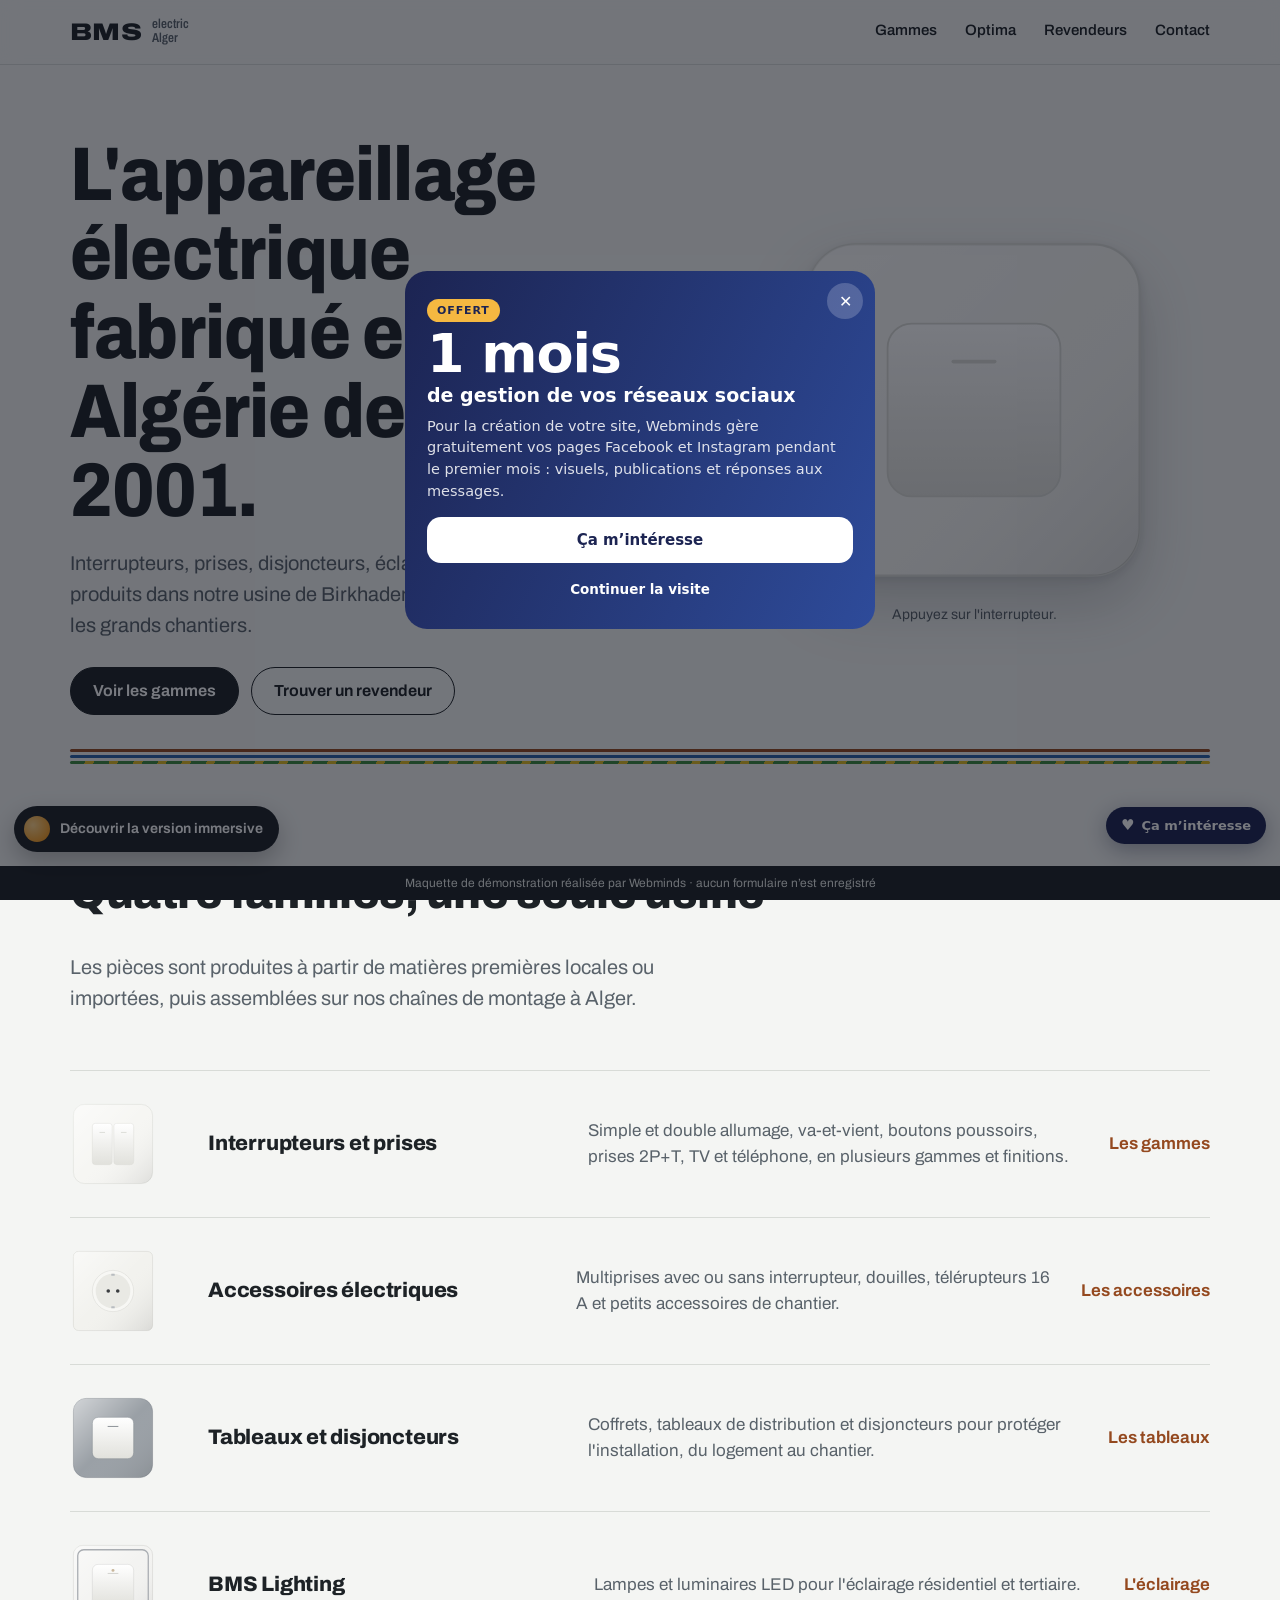
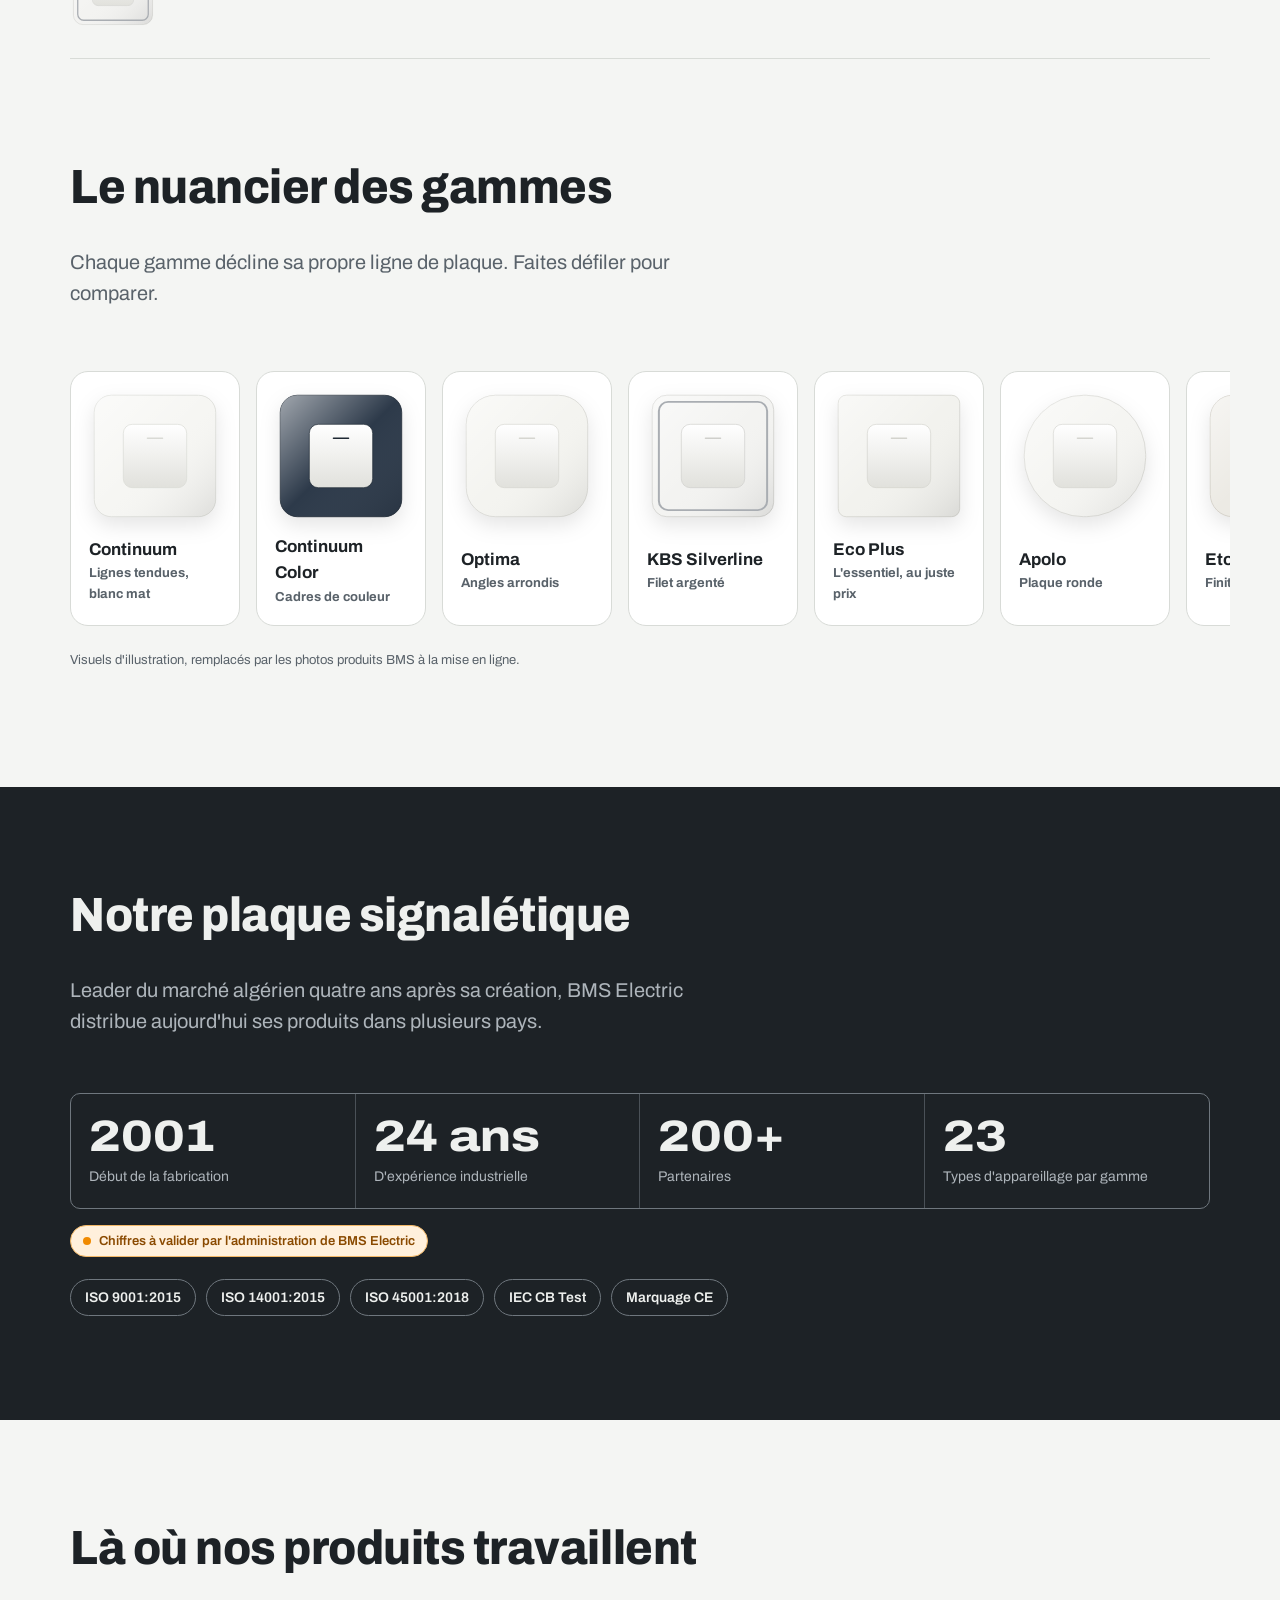
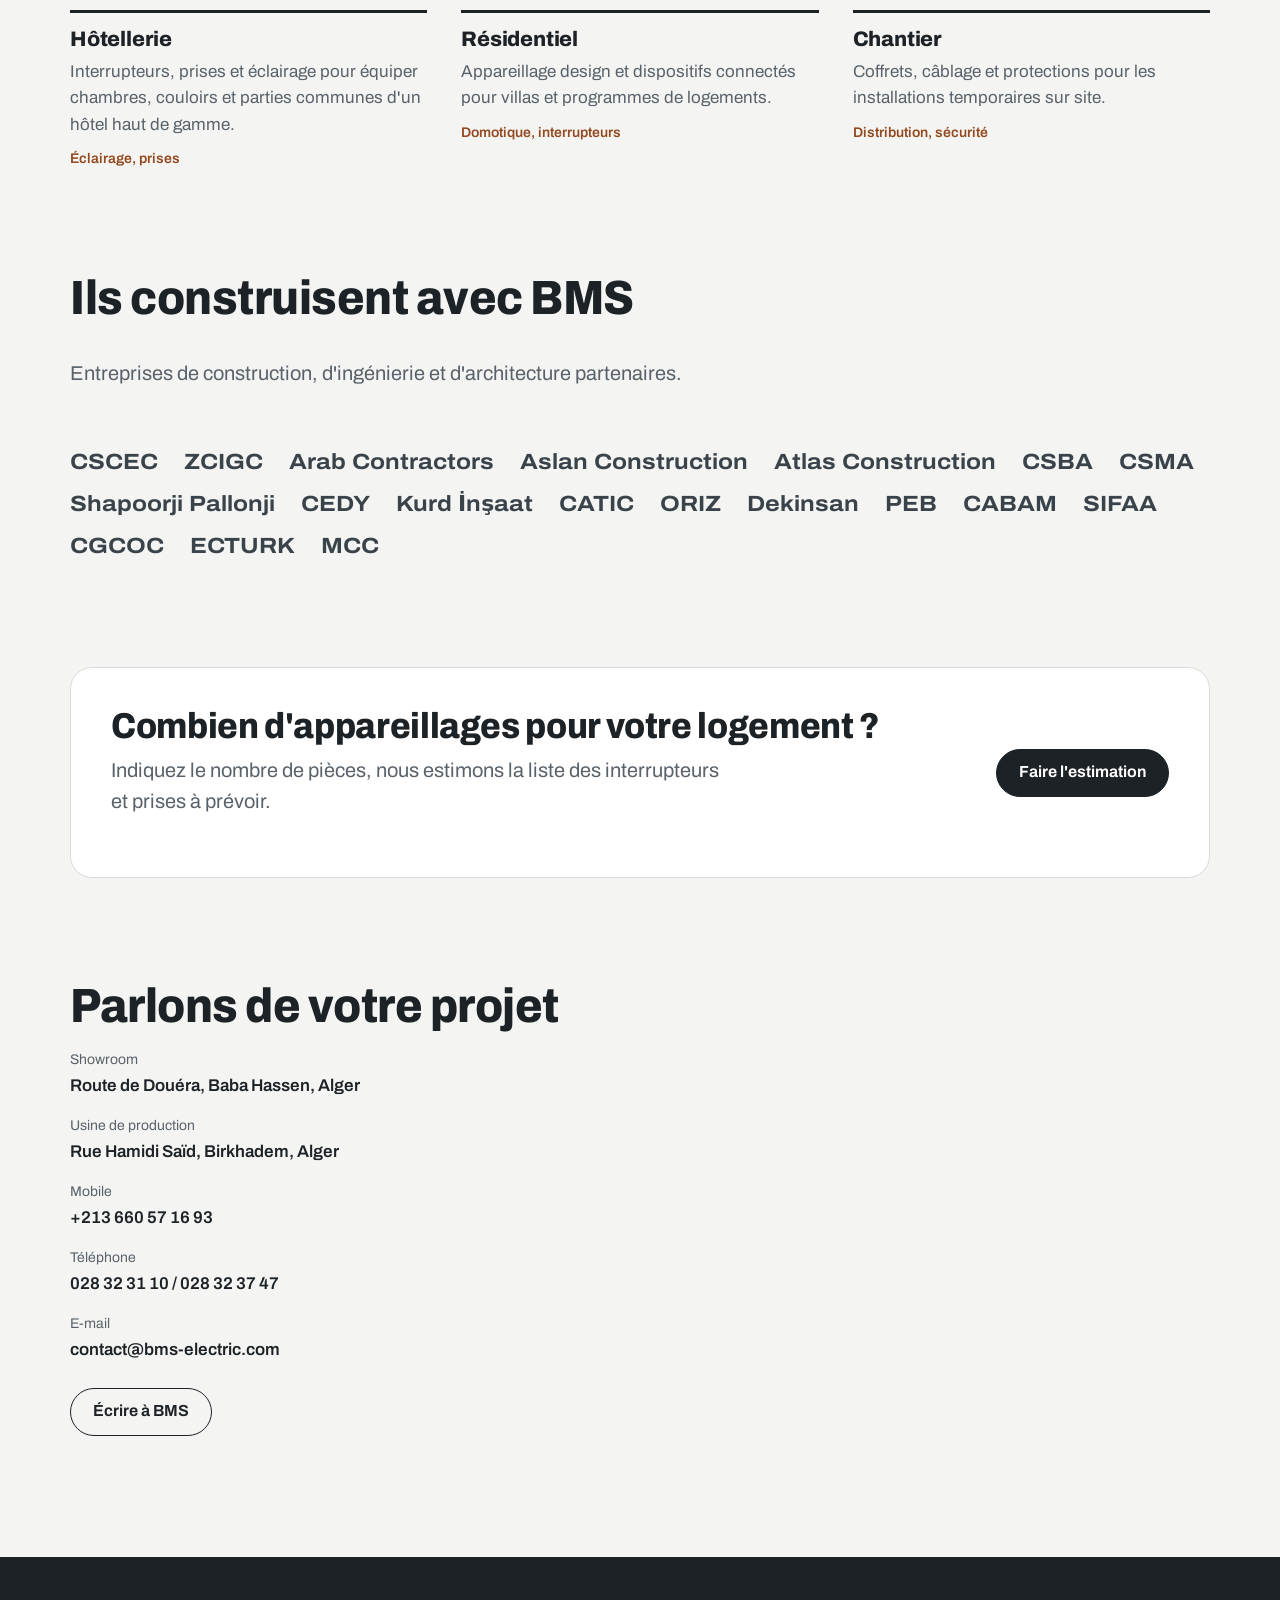
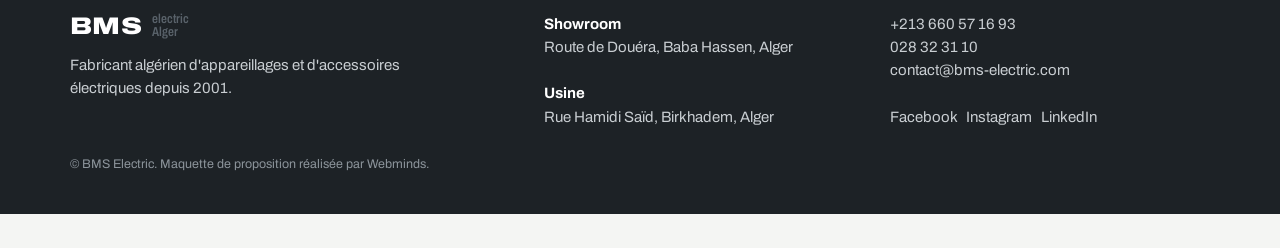
<file: index.html>
<!doctype html>
<html lang="fr">
<head>
<meta charset="utf-8">
<meta name="viewport" content="width=device-width, initial-scale=1, viewport-fit=cover">
<meta name="robots" content="noindex, nofollow">
<title>BMS Electric, appareillage électrique fabriqué en Algérie</title>
<meta name="description" content="Interrupteurs, prises, disjoncteurs, éclairage LED et accessoires électriques fabriqués à Alger depuis 2001.">
<link rel="preload" href="assets/fonts/archivo-wdth.woff2" as="font" type="font/woff2" crossorigin>
<link rel="stylesheet" href="assets/css/main.css">
<link rel="icon" href="data:image/svg+xml,<svg xmlns='http://www.w3.org/2000/svg' viewBox='0 0 100 100'><rect x='10' y='10' width='80' height='80' rx='18' fill='%231D2226'/><rect x='34' y='30' width='32' height='40' rx='5' fill='%23fff'/></svg>">
</head>
<body data-page="accueil">

<main>
<section class="hero">
  <div class="wrap hero-grid">
    <div>
      <h1>L'appareillage électrique fabriqué en Algérie depuis 2001.</h1>
      <p class="lead">Interrupteurs, prises, disjoncteurs, éclairage LED et accessoires, produits dans notre usine de Birkhadem pour l'habitat, l'hôtellerie et les grands chantiers.</p>
      <div class="hero-actions">
        <a class="btn" href="gammes.html">Voir les gammes</a>
        <a class="btn ghost" href="revendeurs.html">Trouver un revendeur</a>
      </div>
    </div>
    <div class="hero-stage">
      <div class="glow" aria-hidden="true"></div>
      <button class="hero-plate" aria-pressed="false" aria-label="Interrupteur de démonstration"></button>
      <p class="hero-hint" aria-live="polite">Appuyez sur l'interrupteur.</p>
    </div>
  </div>
  <div class="wrap hero-wires" aria-hidden="true"><div class="fil"><i></i><i></i><i></i></div></div>
</section>

<section id="produits">
  <div class="wrap">
    <div class="sec-head">
      <h2>Quatre familles, une seule usine</h2>
      <p class="lead">Les pièces sont produites à partir de matières premières locales ou importées, puis assemblées sur nos chaînes de montage à Alger.</p>
    </div>
    <div class="familles">
      <a class="famille" href="gammes.html">
        <div class="ill" data-plate="continuum" data-mechs="double"></div>
        <h3>Interrupteurs et prises</h3>
        <p>Simple et double allumage, va-et-vient, boutons poussoirs, prises 2P+T, TV et téléphone, en plusieurs gammes et finitions.</p>
        <span class="go">Les gammes</span>
      </a>
      <a class="famille" href="gammes.html#accessoires">
        <div class="ill" data-plate="eco" data-mechs="prise"></div>
        <h3>Accessoires électriques</h3>
        <p>Multiprises avec ou sans interrupteur, douilles, télérupteurs 16 A et petits accessoires de chantier.</p>
        <span class="go">Les accessoires</span>
      </a>
      <a class="famille" href="gammes.html#tableaux">
        <div class="ill" data-plate="etanche" data-mechs="simple"></div>
        <h3>Tableaux et disjoncteurs</h3>
        <p>Coffrets, tableaux de distribution et disjoncteurs pour protéger l'installation, du logement au chantier.</p>
        <span class="go">Les tableaux</span>
      </a>
      <a class="famille" href="gammes.html#lighting">
        <div class="ill" data-plate="kbs" data-mechs="voyant"></div>
        <h3>BMS Lighting</h3>
        <p>Lampes et luminaires LED pour l'éclairage résidentiel et tertiaire.</p>
        <span class="go">L'éclairage</span>
      </a>
    </div>
  </div>
</section>

<section style="padding-top:0">
  <div class="wrap">
    <div class="sec-head">
      <h2>Le nuancier des gammes</h2>
      <p class="lead">Chaque gamme décline sa propre ligne de plaque. Faites défiler pour comparer.</p>
    </div>
    <div class="nuancier">
      <a href="gammes.html#continuum"><div data-plate="continuum" data-mechs="simple"></div><b>Continuum<small>Lignes tendues, blanc mat</small></b></a>
      <a href="gammes.html#color"><div data-plate="color" data-mechs="simple"></div><b>Continuum Color<small>Cadres de couleur</small></b></a>
      <a href="produit.html"><div data-plate="optima" data-mechs="simple"></div><b>Optima<small>Angles arrondis</small></b></a>
      <a href="gammes.html#kbs"><div data-plate="kbs" data-mechs="simple"></div><b>KBS Silverline<small>Filet argenté</small></b></a>
      <a href="gammes.html#eco"><div data-plate="eco" data-mechs="simple"></div><b>Eco Plus<small>L'essentiel, au juste prix</small></b></a>
      <a href="gammes.html#apolo"><div data-plate="apolo" data-mechs="simple"></div><b>Apolo<small>Plaque ronde</small></b></a>
      <a href="gammes.html#etoile"><div data-plate="etoile" data-mechs="simple"></div><b>Etoile<small>Finition chaude</small></b></a>
      <a href="gammes.html#etanche"><div data-plate="etanche" data-mechs="simple"></div><b>Série étanche<small>Extérieurs et locaux humides</small></b></a>
    </div>
    <p class="illus-note">Visuels d'illustration, remplacés par les photos produits BMS à la mise en ligne.</p>
  </div>
</section>

<section class="signaletique">
  <div class="wrap">
    <div class="sec-head">
      <h2>Notre plaque signalétique</h2>
      <p class="lead">Leader du marché algérien quatre ans après sa création, BMS Electric distribue aujourd'hui ses produits dans plusieurs pays.</p>
    </div>
    <div class="nameplate">
      <div><strong>2001</strong><span>Début de la fabrication</span></div>
      <div><strong>24 ans</strong><span>D'expérience industrielle</span></div>
      <div><strong>200+</strong><span>Partenaires</span></div>
      <div><strong>23</strong><span>Types d'appareillage par gamme</span></div>
    </div>
    <span class="avalider">Chiffres à valider par l'administration de BMS Electric</span>
    <div class="certifs" aria-label="Certifications">
      <span>ISO 9001:2015</span><span>ISO 14001:2015</span><span>ISO 45001:2018</span><span>IEC CB Test</span><span>Marquage CE</span>
    </div>
  </div>
</section>

<section>
  <div class="wrap">
    <div class="sec-head">
      <h2>Là où nos produits travaillent</h2>
    </div>
    <div class="apps">
      <div class="app"><h3>Hôtellerie</h3><p>Interrupteurs, prises et éclairage pour équiper chambres, couloirs et parties communes d'un hôtel haut de gamme.</p><div class="tags">Éclairage, prises</div></div>
      <div class="app"><h3>Résidentiel</h3><p>Appareillage design et dispositifs connectés pour villas et programmes de logements.</p><div class="tags">Domotique, interrupteurs</div></div>
      <div class="app"><h3>Chantier</h3><p>Coffrets, câblage et protections pour les installations temporaires sur site.</p><div class="tags">Distribution, sécurité</div></div>
    </div>
  </div>
</section>

<section style="padding-top:0">
  <div class="wrap">
    <div class="sec-head">
      <h2>Ils construisent avec BMS</h2>
      <p class="lead">Entreprises de construction, d'ingénierie et d'architecture partenaires.</p>
    </div>
    <div class="partners">
      <span>CSCEC</span><span>ZCIGC</span><span>Arab Contractors</span><span>Aslan Construction</span><span>Atlas Construction</span><span>CSBA</span><span>CSMA</span><span>Shapoorji Pallonji</span><span>CEDY</span><span>Kurd İnşaat</span><span>CATIC</span><span>ORIZ</span><span>Dekinsan</span><span>PEB</span><span>CABAM</span><span>SIFAA</span><span>CGCOC</span><span>ECTURK</span><span>MCC</span>
    </div>
  </div>
</section>

<section style="padding-top:0">
  <div class="wrap">
    <div class="calc-teaser">
      <div>
        <h2 style="font-size:clamp(26px,5vw,36px)">Combien d'appareillages pour votre logement ?</h2>
        <p class="lead" style="margin-top:10px">Indiquez le nombre de pièces, nous estimons la liste des interrupteurs et prises à prévoir.</p>
      </div>
      <a class="btn" href="revendeurs.html#calcul">Faire l'estimation</a>
    </div>
  </div>
</section>

<section id="contact" style="padding-top:0">
  <div class="wrap contact-grid">
    <div>
      <h2>Parlons de votre projet</h2>
      <dl class="coord">
        <dt>Showroom</dt><dd>Route de Douéra, Baba Hassen, Alger</dd>
        <dt>Usine de production</dt><dd>Rue Hamidi Saïd, Birkhadem, Alger</dd>
        <dt>Mobile</dt><dd><a href="tel:+213660571693">+213 660 57 16 93</a></dd>
        <dt>Téléphone</dt><dd><a href="tel:028323110">028 32 31 10</a> / <a href="tel:028323747">028 32 37 47</a></dd>
        <dt>E-mail</dt><dd><a href="mailto:contact@bms-electric.com">contact@bms-electric.com</a></dd>
      </dl>
      <p style="margin-top:24px"><a class="btn ghost" href="contact.html">Écrire à BMS</a></p>
    </div>
    <iframe class="map" title="BMS Electric sur la carte" loading="lazy" referrerpolicy="no-referrer-when-downgrade" src="https://www.google.com/maps/embed?pb=!1m18!1m12!1m3!1d1131.1814439786901!2d2.9611379337919557!3d36.687379763921626!2m3!1f0!2f0!3f0!3m2!1i1024!2i768!4f13.1!3m3!1m2!1s0x128faf1151274f85%3A0x25e2503c95ee1ff4!2sBMS%20-%20Electric!5e0!3m2!1sfr!2sdz!4v1747043719644!5m2!1sfr!2sdz"></iframe>
  </div>
</section>
</main>

<script src="assets/js/plates.js"></script>
<script src="assets/js/main.js"></script>
<script data-wml>(function(){if(window.__wmL)return;window.__wmL=1;
var C={"p": "BMS Electric", "mail": null, "wa": "213797372452", "v": [["/", "Version corporate", "Claire et rassurante"], ["/courant/", "Version « Courant »", ""]]};
function ready(f){document.readyState==='loading'?document.addEventListener('DOMContentLoaded',f):f()}
ready(function(){
var css='.wmL-b{position:fixed;right:14px;bottom:calc(56px + env(safe-area-inset-bottom));z-index:2147483000;border:0;border-radius:999px;background:#1C2452;color:#fff;font:700 13px/1 system-ui,-apple-system,Segoe UI,Roboto,sans-serif;padding:11px 15px;box-shadow:0 6px 22px rgba(20,30,60,.35);cursor:pointer;display:flex;align-items:center;gap:7px}'
+'@media(max-width:520px){.wmL-b{bottom:calc(112px + env(safe-area-inset-bottom));font-size:12.5px;padding:10px 13px}}'
+'.wmL-m{position:fixed;inset:0;z-index:2147483001;background:rgba(10,14,25,.55);display:none;align-items:flex-end;justify-content:center;font-family:system-ui,-apple-system,Segoe UI,Roboto,sans-serif}.wmL-m.on{display:flex}@media(min-width:700px){.wmL-m{align-items:center;padding:20px}}'
+'.wmL-x{box-sizing:border-box;position:relative;background:#fff;color:#1C2452;width:100%;max-width:470px;max-height:92vh;overflow:auto;border-radius:22px 22px 0 0;padding:24px 22px calc(22px + env(safe-area-inset-bottom));text-align:left}@media(min-width:700px){.wmL-x{border-radius:22px}}'
+'.wmL-x *{box-sizing:border-box}.wmL-c{position:absolute;top:12px;right:12px;width:36px;height:36px;border:0;border-radius:50%;background:#F0F2F1;font-size:16px;cursor:pointer;color:#1C2452}'
+'.wmL-x h3{font:800 26px/1.1 system-ui,-apple-system,sans-serif;margin:4px 40px 10px 0;color:inherit}.wmL-x p{margin:0 0 14px;line-height:1.5;font-size:14.5px;opacity:.85}'
+'.wmL-o{background:linear-gradient(115deg,#1C2452,#2E4B9A);color:#fff}.wmL-o .wmL-c{background:rgba(255,255,255,.2);color:#fff}.wmL-big{font:900 54px/.95 system-ui,-apple-system,sans-serif;letter-spacing:-.02em;margin:6px 0 2px}.wmL-big small{display:block;font-size:19px;font-weight:700;letter-spacing:0;margin-top:6px}'
+'.wmL-tag{display:inline-block;background:#F5B841;color:#1C2452;font:800 11px system-ui,sans-serif;letter-spacing:.08em;border-radius:999px;padding:5px 10px}'
+'.wmL-btn{display:flex;align-items:center;justify-content:center;width:100%;border:0;border-radius:14px;padding:14px;font:800 15px system-ui,-apple-system,sans-serif;cursor:pointer;margin-top:8px}.wmL-w{background:#fff;color:#1C2452}.wmL-g{background:#1FAF55;color:#fff}.wmL-n{background:#1C2452;color:#fff}.wmL-l{background:transparent;color:inherit;font-weight:600;font-size:13.5px;padding:10px}'
+'.wmL-s{font:700 11.5px system-ui,sans-serif;text-transform:uppercase;letter-spacing:.06em;opacity:.6;margin:12px 0 8px}.wmL-ch{display:grid;gap:8px}.wmL-ch label{display:flex;align-items:center;gap:10px;border:1.5px solid #E2E6E3;border-radius:12px;padding:11px 12px;cursor:pointer;font-size:14px;font-weight:600}.wmL-ch label small{display:block;font-weight:500;opacity:.65;font-size:12px}.wmL-ch input{width:18px;height:18px;flex:none;accent-color:#1FAF55}'
+'.wmL-f{display:grid;gap:8px;margin:12px 0 6px}.wmL-f input{border:1.5px solid #E2E6E3;border-radius:12px;padding:12px;font:500 16px system-ui,sans-serif;color:#1C2452;background:#fff;-webkit-user-select:text!important;user-select:text!important;width:100%}'
+'.wmL-ok{text-align:center}.wmL-ok i{display:grid;place-items:center;width:64px;height:64px;margin:6px auto 12px;border-radius:50%;background:#E8F7EE;color:#1FAF55;font-style:normal;font-size:30px}';
var st=document.createElement('style');st.textContent=css;document.head.appendChild(st);
function ss(k,v){try{if(v===undefined)return sessionStorage.getItem(k);sessionStorage.setItem(k,v)}catch(e){}}
var p=location.pathname,cur=0;C.v.forEach(function(v,i){if(v[0]!=='/'&&p.indexOf(v[0])===0)cur=i});
var off=document.createElement('div');off.className='wmL-m';off.innerHTML='<div class="wmL-x wmL-o" role="dialog" aria-modal="true"><button class="wmL-c" type="button" aria-label="Fermer">✕</button><span class="wmL-tag">OFFERT</span><div class="wmL-big">1 mois<small>de gestion de vos réseaux sociaux</small></div><p style="margin-top:12px">Pour la création de votre site, Webminds gère gratuitement vos pages Facebook et Instagram pendant le premier mois : visuels, publications et réponses aux messages.</p><button class="wmL-btn wmL-w" type="button" data-i>Ça m’intéresse</button><button class="wmL-btn wmL-l" type="button" data-c>Continuer la visite</button></div>';
var ch='';C.v.forEach(function(v,i){ch+='<label><input type="radio" name="wmLv" value="'+v[1]+'"'+(i===cur?' checked':'')+'><span>'+v[1]+(v[2]?'<small>'+v[2]+'</small>':'')+'</span></label>'});
var it=document.createElement('div');it.className='wmL-m';it.innerHTML='<div class="wmL-x" role="dialog" aria-modal="true"><button class="wmL-c" type="button" aria-label="Fermer">✕</button><div data-s1><h3>Cette maquette vous plaît ?</h3><p>Choisissez la version qui vous intéresse : Webminds vous recontacte pour vous la présenter.</p>'+(C.v.length>1?'<div class="wmL-s">La version préférée</div><div class="wmL-ch">'+ch+'</div>':'')+'<div class="wmL-s">En plus</div><div class="wmL-ch"><label><input type="checkbox" value="Gestion des réseaux sociaux (1 mois offert)"><span>Réseaux sociaux<small>1 mois de gestion offert avec le site</small></span></label></div><div class="wmL-f"><input name="n" placeholder="Votre nom" autocomplete="name"><input name="t" type="tel" inputmode="tel" placeholder="Votre téléphone (facultatif)" autocomplete="tel"></div><button class="wmL-btn wmL-g" type="button" data-w>Envoyer sur WhatsApp</button>'+(C.mail?'<button class="wmL-btn wmL-l" type="button" data-e>Envoyer par e-mail</button>':'')+'</div><div class="wmL-ok" data-s2 hidden><i>✓</i><h3 style="margin:0 0 8px">Merci !</h3><p>Votre choix a bien été transmis à Webminds. Nous vous recontactons très vite.</p><button class="wmL-btn wmL-n" type="button" data-c>Continuer la visite</button></div></div>';
document.body.appendChild(off);document.body.appendChild(it);
var b=document.createElement('button');b.type='button';b.className='wmL-b';b.innerHTML='<b style="font-size:15px">♥</b>Ça m’intéresse';document.body.appendChild(b);
function op(m){off.classList.remove('on');it.classList.remove('on');m.classList.add('on')}
[off,it].forEach(function(m){m.addEventListener('click',function(e){if(e.target===m||e.target.closest('.wmL-c')||e.target.closest('[data-c]'))m.classList.remove('on')})});
b.onclick=function(){op(it)};off.querySelector('[data-i]').onclick=function(){op(it)};
function msg(){var v=(it.querySelector('input[name=wmLv]:checked')||{}).value||C.v[cur][1],x=[].map.call(it.querySelectorAll('input[type=checkbox]:checked'),function(c){return c.value}),n=it.querySelector('[name=n]').value.trim(),t=it.querySelector('[name=t]').value.trim();
 return{v:v,x:x,n:n,t:t,txt:'Bonjour Webminds, la maquette '+C.p+' m’intéresse.\nVersion préférée : '+v+(x.length?'\nEn plus : '+x.join(', '):'')+(n?'\nNom : '+n:'')+(t?'\nTéléphone : '+t:'')+'\nLien : '+location.origin+C.v[cur][0]}}
function mail(m){if(!C.mail)return;try{fetch('https://formsubmit.co/ajax/'+C.mail,{method:'POST',keepalive:true,headers:{'Content-Type':'application/json','Accept':'application/json'},body:JSON.stringify({_subject:'Maquette '+C.p+' : intéressé ('+m.v+')',Prospect:C.p,Version:m.v,Options:m.x.join(', ')||'-',Nom:m.n||'-',Telephone:m.t||'-',Lien:location.origin+C.v[cur][0],_template:'table',_captcha:'false'})}).catch(function(){})}catch(e){}}
function done(){it.querySelector('[data-s1]').hidden=true;it.querySelector('[data-s2]').hidden=false;ss('wmL-sent','1')}
it.querySelector('[data-w]').onclick=function(){var m=msg();mail(m);done();location.href='https://wa.me/'+C.wa+'?text='+encodeURIComponent(m.txt)};
var e=it.querySelector('[data-e]');if(e)e.onclick=function(){mail(msg());done()};
var sh=ss('wmL-off');addEventListener('scroll',function(){var r=(scrollY+innerHeight)/document.documentElement.scrollHeight;
 if(!sh&&scrollY>500&&r>.3){sh=1;ss('wmL-off','1');op(off)}
 if(!ss('wmL-it')&&!ss('wmL-sent')&&sh&&r>.92&&!off.classList.contains('on')){ss('wmL-it','1');op(it)}},{passive:true});
});})();
</script></body>
</html>
</file>
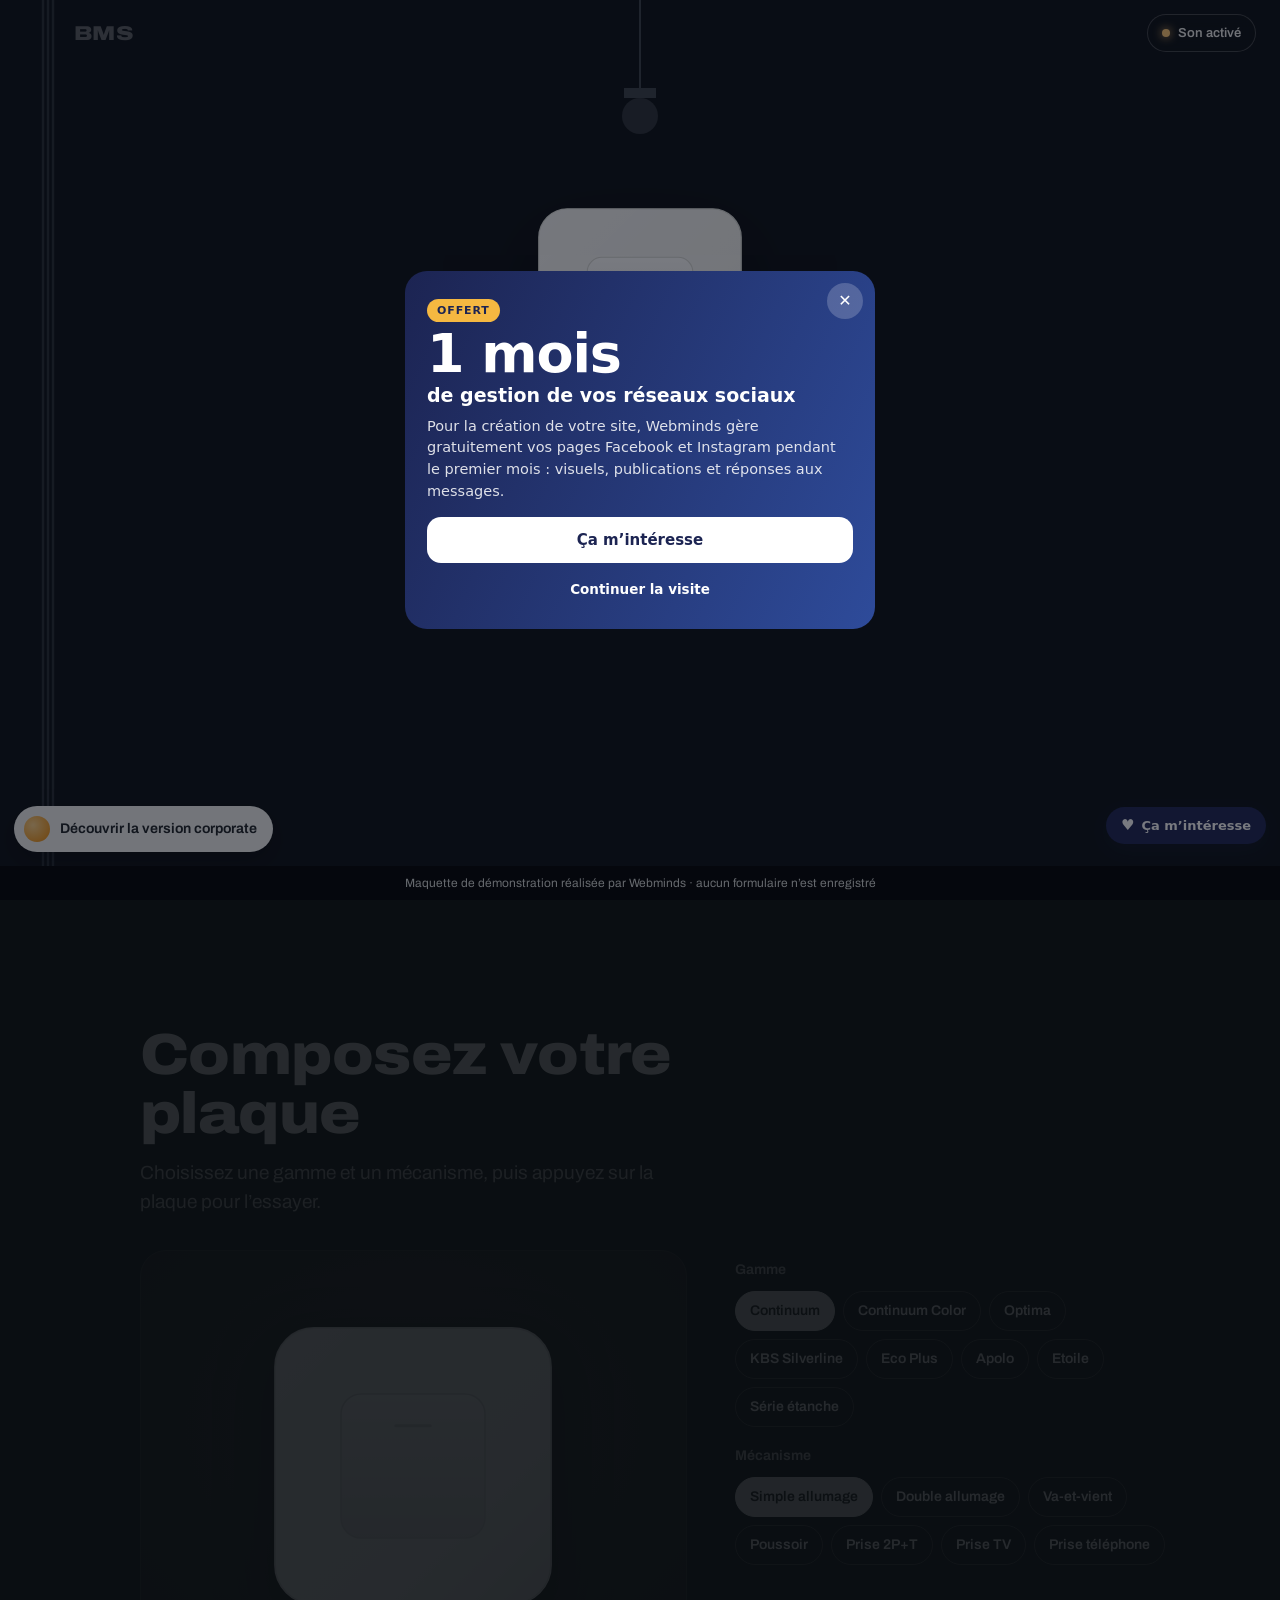
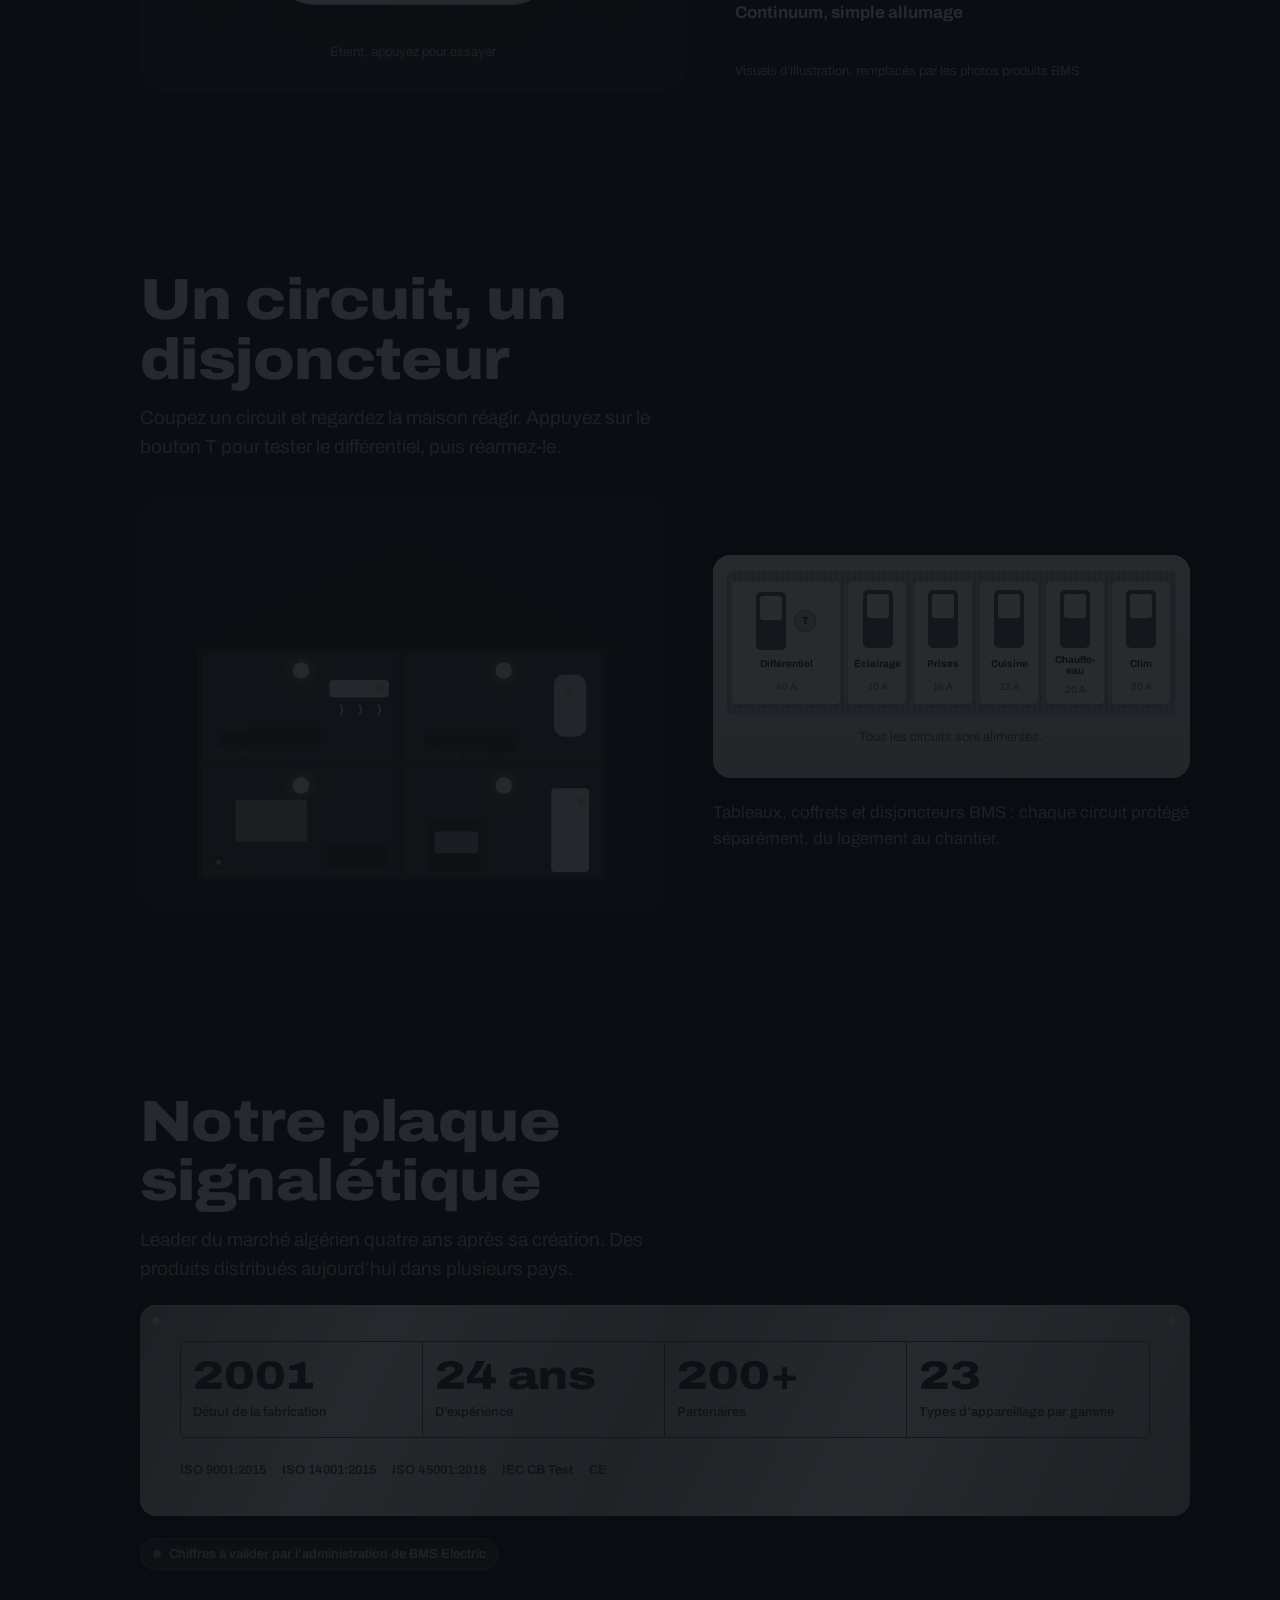
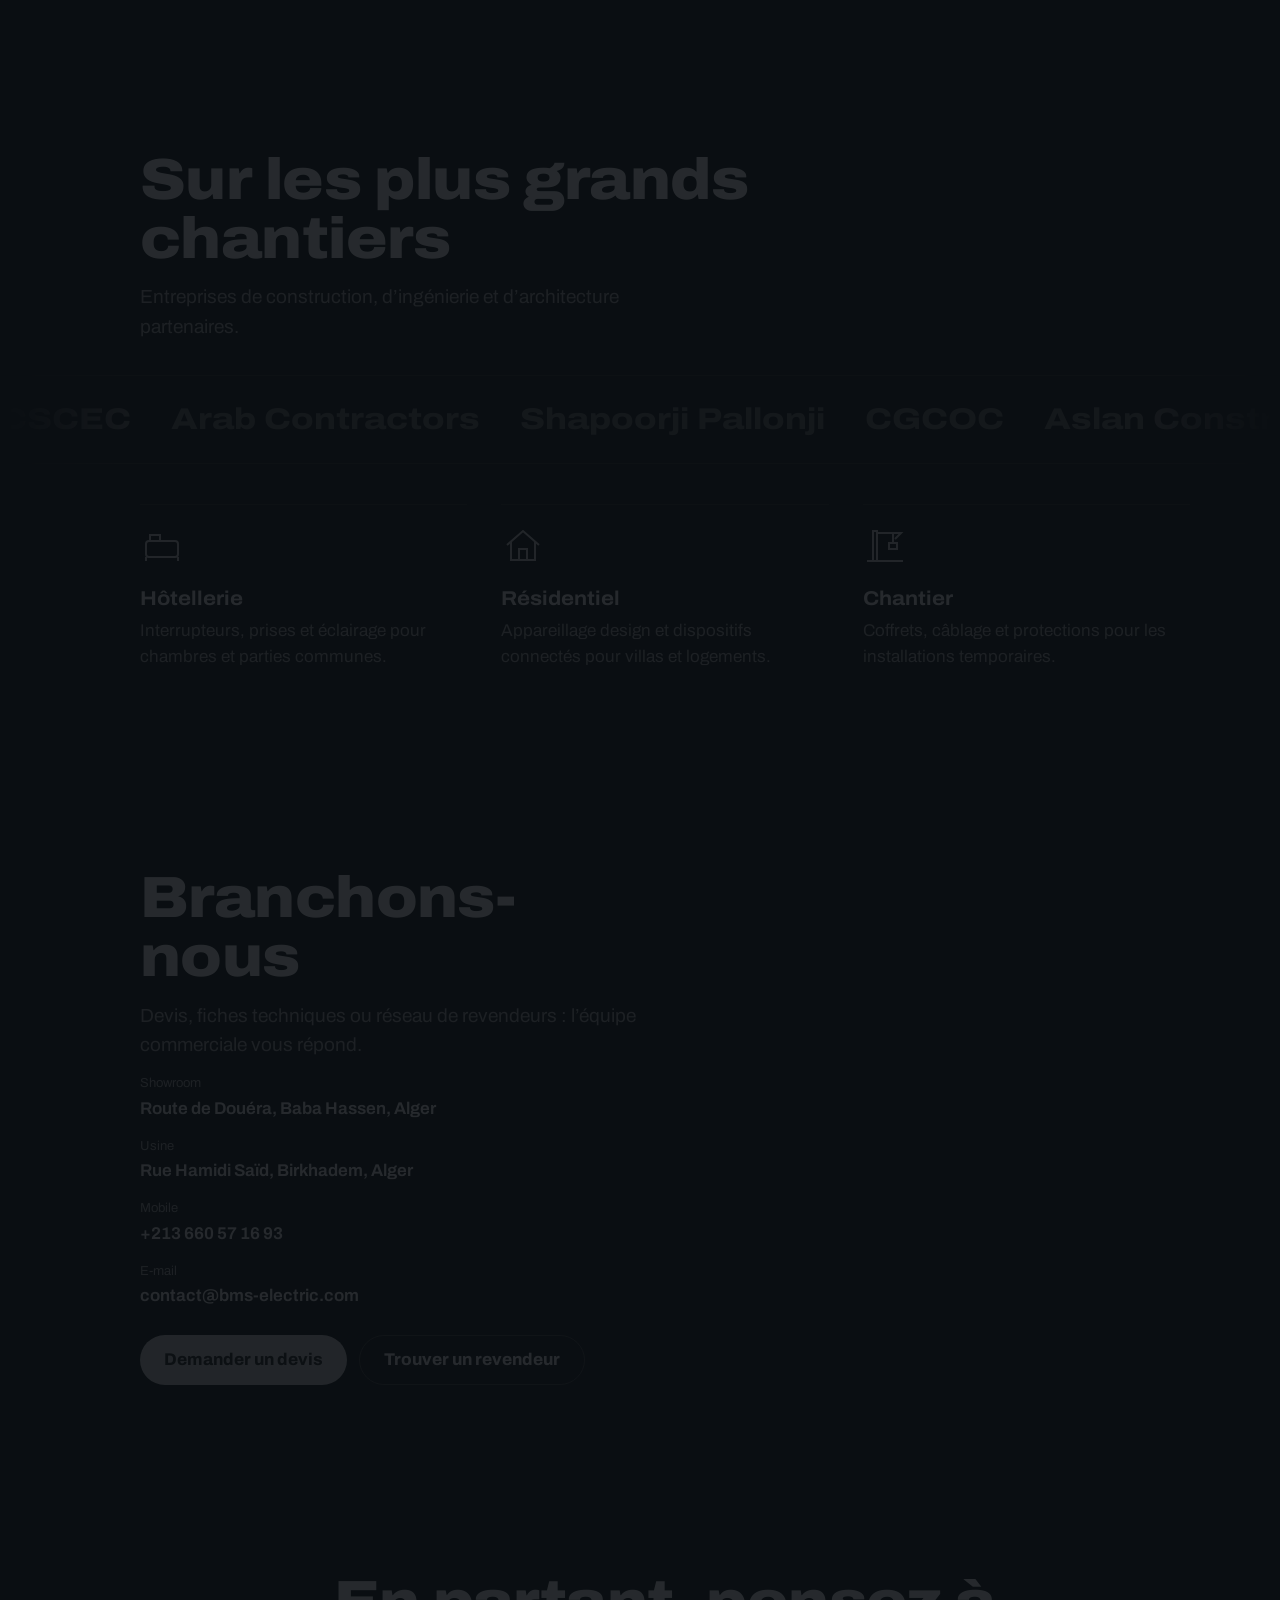
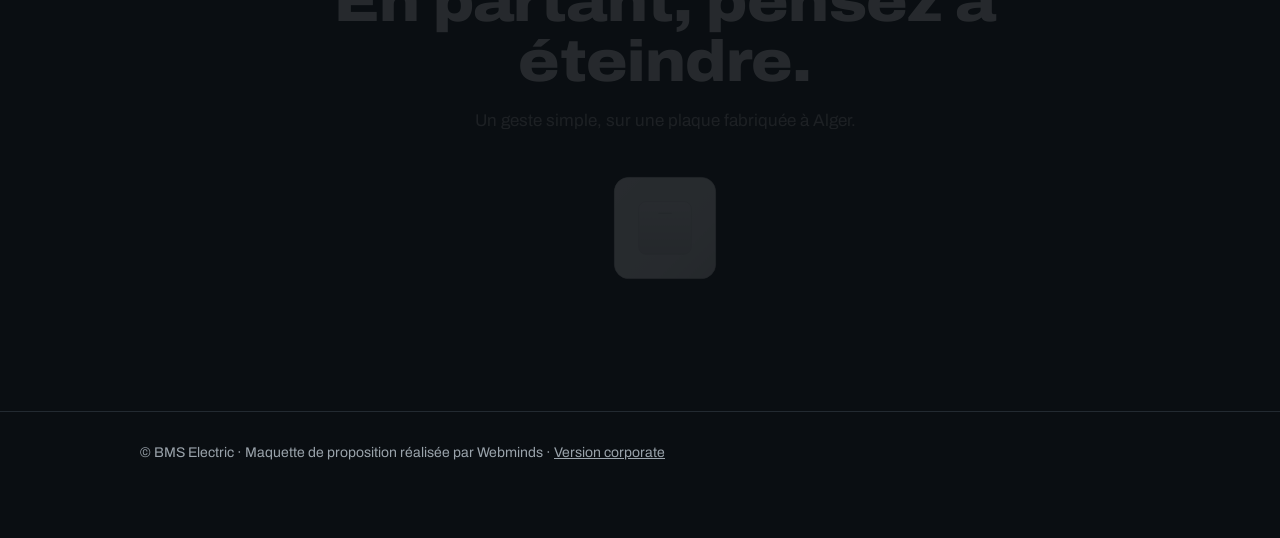
<file: courant/index.html>
<!doctype html>
<html lang="fr">
<head>
<meta charset="utf-8">
<meta name="viewport" content="width=device-width, initial-scale=1, viewport-fit=cover">
<meta name="robots" content="noindex, nofollow">
<meta name="theme-color" content="#0A0E12">
<title>BMS Electric, allumez</title>
<link rel="preload" href="../assets/fonts/archivo-wdth.woff2" as="font" type="font/woff2" crossorigin>
<link rel="stylesheet" href="../assets/css/courant.css">
<link rel="icon" href="data:image/svg+xml,<svg xmlns='http://www.w3.org/2000/svg' viewBox='0 0 100 100'><rect x='10' y='10' width='80' height='80' rx='18' fill='%230A0E12'/><rect x='34' y='30' width='32' height='40' rx='5' fill='%23FFC872'/></svg>">
</head>
<body>

<div class="bar">
  <a class="brand" href="#top">BMS</a>
  <button class="son" aria-pressed="true" title="Activer ou couper le son"><i></i><span>Son activé</span></button>
</div>

<div class="cable" aria-hidden="true">
  <svg viewBox="0 0 16 1000" preserveAspectRatio="none">
    <line class="gaine" x1="3" y1="0" x2="3" y2="1000" stroke-width="2.4" vector-effect="non-scaling-stroke"/>
    <line class="gaine" x1="8" y1="0" x2="8" y2="1000" stroke-width="2.4" vector-effect="non-scaling-stroke"/>
    <line class="gaine" x1="13" y1="0" x2="13" y2="1000" stroke-width="2.4" vector-effect="non-scaling-stroke"/>
    <line class="flow" x1="3" y1="0" x2="3" y2="1000" stroke="#A65A2E" stroke-width="2.4" stroke-dasharray="1000" stroke-dashoffset="1000"/>
    <line class="flow" x1="8" y1="0" x2="8" y2="1000" stroke="#3471BD" stroke-width="2.4" stroke-dasharray="1000" stroke-dashoffset="1000"/>
    <line class="flow" x1="13" y1="0" x2="13" y2="1000" stroke="#3E9442" stroke-width="2.4" stroke-dasharray="1000" stroke-dashoffset="1000"/>
  </svg>
  <div class="electron-dot" style="position:absolute;left:0;width:16px;height:16px;margin-top:-8px;top:0;border-radius:50%;background:radial-gradient(circle,#fff 0 20%,#FFC872 45%,rgba(255,200,114,0) 72%);opacity:0;transition:opacity .4s"></div>
</div>

<main id="top">
<section class="scene">
  <div class="halo"></div>
  <svg class="lampe" viewBox="0 0 120 150" aria-hidden="true">
    <line class="fil-l" x1="60" y1="0" x2="60" y2="88" stroke-width="2"/>
    <path d="M44 88 h32 v10 h-32z" fill="#3A4047"/>
    <circle class="bulbe" cx="60" cy="116" r="18"/>
  </svg>
  <div class="scene-inner">
    <button class="big-switch" aria-pressed="false" aria-label="Allumer la lumière"></button>
    <p class="cue" aria-live="polite">Appuyez pour allumer</p>
    <h1 class="titre" aria-live="polite"></h1>
    <p class="sous">BMS Electric, fabricant algérien d’interrupteurs, de prises, de disjoncteurs et d’éclairage LED. Usine à Birkhadem, Alger.</p>
    <p class="scroll-cue">Suivez le fil</p>
  </div>
</section>

<section class="zone" id="composer">
  <div class="wrap">
    <div class="tete">
      <h2>Composez votre plaque</h2>
      <p class="lead">Choisissez une gamme et un mécanisme, puis appuyez sur la plaque pour l’essayer.</p>
    </div>
    <div class="composer">
      <div class="atelier" role="button" tabindex="0" aria-label="Essayer la plaque">
        <div class="lueur"></div>
        <div class="vue"></div>
        <p class="etat">Éteint</p>
      </div>
      <div class="reglages">
        <div><h3>Gamme</h3><div class="chips" data-group="gamme"></div></div>
        <div><h3>Mécanisme</h3><div class="chips" data-group="mech"></div></div>
        <div class="couleurs" hidden><h3>Couleur du cadre</h3><div class="swatches"></div><p style="margin:12px 0 0"><span class="avalider">Coloris à valider par l’administration de BMS Electric</span></p></div>
        <p class="ref" aria-live="polite"></p>
        <p style="margin:0;color:var(--doux);font-size:13px">Visuels d’illustration, remplacés par les photos produits BMS.</p>
      </div>
    </div>
  </div>
</section>

<section class="zone" id="tableau">
  <div class="wrap">
    <div class="tete">
      <h2>Un circuit, un disjoncteur</h2>
      <p class="lead">Coupez un circuit et regardez la maison réagir. Appuyez sur le bouton T pour tester le différentiel, puis réarmez-le.</p>
    </div>
    <div class="tableau-wrap">
      <div class="maison">
        <svg viewBox="0 0 360 280" role="img" aria-label="Maison alimentée par le tableau électrique">
          <polygon points="18,102 180,22 342,102" fill="#1B2127"/>
          <rect x="30" y="100" width="300" height="170" fill="#151A1F" stroke="#2A3138" stroke-width="2"/>
          <rect class="piece c-ecl" x="32" y="102" width="146" height="81" fill="#181D22"/>
          <rect class="piece c-ecl" x="182" y="102" width="146" height="81" fill="#181D22"/>
          <rect class="piece c-ecl" x="32" y="187" width="146" height="81" fill="#181D22"/>
          <rect class="piece c-ecl" x="182" y="187" width="146" height="81" fill="#181D22"/>
          <line x1="30" y1="185" x2="330" y2="185" stroke="#2A3138" stroke-width="4"/>
          <line x1="180" y1="100" x2="180" y2="270" stroke="#2A3138" stroke-width="4"/>
          <g stroke="#3A4047" stroke-width="1.5"><line x1="105" y1="102" x2="105" y2="110"/><line x1="255" y1="102" x2="255" y2="110"/><line x1="105" y1="187" x2="105" y2="195"/><line x1="255" y1="187" x2="255" y2="195"/></g>
          <circle class="lamp c-ecl" cx="105" cy="115" r="6" fill="#3A3F44"/>
          <circle class="lamp c-ecl" cx="255" cy="115" r="6" fill="#3A3F44"/>
          <circle class="lamp c-ecl" cx="105" cy="200" r="6" fill="#3A3F44"/>
          <circle class="lamp c-ecl" cx="255" cy="200" r="6" fill="#3A3F44"/>
          <!-- chambre -->
          <rect x="46" y="156" width="74" height="18" rx="3" fill="#2A3138"/><rect x="46" y="150" width="20" height="10" rx="3" fill="#39424B"/>
          <rect x="126" y="122" width="44" height="13" rx="3" fill="#D9DDDF"/>
          <circle class="voyant c-clim" cx="164" cy="128" r="2"/>
          <g class="souffle c-clim" stroke="#8FC6F0" stroke-width="1.5" fill="none"><path d="M134 140 q3 4 0 8"/><path d="M148 140 q3 4 0 8"/><path d="M162 140 q3 4 0 8"/></g>
          <text x="40" y="180" fill="#59616A" font-size="9" font-family="Archivo,sans-serif">Chambre</text>
          <!-- salle de bain -->
          <rect x="196" y="158" width="70" height="18" rx="8" fill="#2A3138"/>
          <rect x="292" y="118" width="24" height="46" rx="8" fill="#C9CDD0"/>
          <circle class="voyant c-eau" cx="304" cy="130" r="2.6"/>
          <text x="190" y="180" fill="#59616A" font-size="9" font-family="Archivo,sans-serif">Salle de bain</text>
          <!-- séjour -->
          <rect class="tv c-pri" x="56" y="210" width="54" height="32" rx="2" fill="#23292F" stroke="#39424B"/>
          <rect x="120" y="244" width="50" height="16" rx="4" fill="#2A3138"/>
          <rect x="40" y="252" width="8" height="10" rx="1" fill="#2A3138"/><circle class="voyant c-pri" cx="44" cy="257" r="1.8"/>
          <text x="40" y="265" fill="#59616A" font-size="9" font-family="Archivo,sans-serif" dx="12">Séjour</text>
          <!-- cuisine -->
          <rect x="198" y="226" width="44" height="38" rx="2" fill="#2A3138"/>
          <rect class="four c-cui" x="204" y="234" width="32" height="16" rx="2" fill="#20252A"/>
          <rect x="290" y="202" width="28" height="62" rx="3" fill="#D9DDDF"/>
          <circle class="voyant c-cui" cx="312" cy="212" r="2.2"/>
          <text x="250" y="265" fill="#59616A" font-size="9" font-family="Archivo,sans-serif">Cuisine</text>
        </svg>
      </div>
      <div>
        <div class="coffret">
          <div class="rail" role="group" aria-label="Tableau électrique">
            <div class="module diff"><div class="row"><button class="levier" data-c="diff" aria-pressed="true" aria-label="Interrupteur différentiel"></button><button class="test" aria-label="Tester le différentiel">T</button></div><small>Différentiel</small><span class="cal">40 A</span></div>
            <div class="module"><button class="levier" data-c="ecl" aria-pressed="true" aria-label="Disjoncteur éclairage"></button><small>Éclairage</small><span class="cal">10 A</span></div>
            <div class="module"><button class="levier" data-c="pri" aria-pressed="true" aria-label="Disjoncteur prises"></button><small>Prises</small><span class="cal">16 A</span></div>
            <div class="module"><button class="levier" data-c="cui" aria-pressed="true" aria-label="Disjoncteur cuisine"></button><small>Cuisine</small><span class="cal">32 A</span></div>
            <div class="module"><button class="levier" data-c="eau" aria-pressed="true" aria-label="Disjoncteur chauffe-eau"></button><small>Chauffe-eau</small><span class="cal">20 A</span></div>
            <div class="module"><button class="levier" data-c="clim" aria-pressed="true" aria-label="Disjoncteur climatisation"></button><small>Clim</small><span class="cal">20 A</span></div>
          </div>
          <p class="etiquettes" aria-live="polite">Tous les circuits sont alimentés.</p>
        </div>
        <p style="color:var(--doux);margin:22px 0 0">Tableaux, coffrets et disjoncteurs BMS : chaque circuit protégé séparément, du logement au chantier.</p>
      </div>
    </div>
  </div>
</section>

<section class="zone" id="signaletique">
  <div class="wrap signal-wrap">
    <div class="tete" style="margin:0">
      <h2>Notre plaque signalétique</h2>
      <p class="lead">Leader du marché algérien quatre ans après sa création. Des produits distribués aujourd’hui dans plusieurs pays.</p>
    </div>
    <div class="metal">
      <div class="grid">
        <div><strong>2001</strong><span>Début de la fabrication</span></div>
        <div><strong>24 ans</strong><span>D’expérience</span></div>
        <div><strong>200+</strong><span>Partenaires</span></div>
        <div><strong>23</strong><span>Types d’appareillage par gamme</span></div>
      </div>
      <div class="bas"><span>ISO 9001:2015</span><span>ISO 14001:2015</span><span>ISO 45001:2018</span><span>IEC CB Test</span><span>CE</span></div>
    </div>
    <p style="margin:0"><span class="avalider">Chiffres à valider par l’administration de BMS Electric</span></p>
  </div>
</section>

<section class="zone" id="partenaires">
  <div class="wrap">
    <div class="tete"><h2>Sur les plus grands chantiers</h2><p class="lead">Entreprises de construction, d’ingénierie et d’architecture partenaires.</p></div>
  </div>
  <div class="defile"><div class="piste">
    <span>CSCEC</span><span>Arab Contractors</span><span>Shapoorji Pallonji</span><span>CGCOC</span><span>Aslan Construction</span><span>Atlas Construction</span><span>Kurd İnşaat</span><span>ZCIGC</span><span>CATIC</span><span>Dekinsan</span><span>ECTURK</span><span>MCC</span>
    <span aria-hidden="true">CSCEC</span><span aria-hidden="true">Arab Contractors</span><span aria-hidden="true">Shapoorji Pallonji</span><span aria-hidden="true">CGCOC</span><span aria-hidden="true">Aslan Construction</span><span aria-hidden="true">Atlas Construction</span><span aria-hidden="true">Kurd İnşaat</span><span aria-hidden="true">ZCIGC</span><span aria-hidden="true">CATIC</span><span aria-hidden="true">Dekinsan</span><span aria-hidden="true">ECTURK</span><span aria-hidden="true">MCC</span>
  </div></div>
  <div class="wrap">
    <div class="usages">
      <div class="usage"><svg viewBox="0 0 44 44" fill="none" stroke="#FFC872" stroke-width="2"><rect x="6" y="18" width="32" height="16" rx="3"/><path d="M6 34v4M38 34v4M10 18v-6h10v6"/></svg><div><h3>Hôtellerie</h3><p>Interrupteurs, prises et éclairage pour chambres et parties communes.</p></div></div>
      <div class="usage"><svg viewBox="0 0 44 44" fill="none" stroke="#FFC872" stroke-width="2"><path d="M6 22 22 8l16 14M10 19v18h24V19"/><rect x="18" y="26" width="8" height="11"/></svg><div><h3>Résidentiel</h3><p>Appareillage design et dispositifs connectés pour villas et logements.</p></div></div>
      <div class="usage"><svg viewBox="0 0 44 44" fill="none" stroke="#FFC872" stroke-width="2"><path d="M10 38V8h4v30M14 10h24l-6 6M30 10v10"/><rect x="26" y="20" width="8" height="6"/><path d="M4 38h36"/></svg><div><h3>Chantier</h3><p>Coffrets, câblage et protections pour les installations temporaires.</p></div></div>
    </div>
  </div>
</section>

<section class="zone" id="contact">
  <div class="wrap contact">
    <div>
      <h2>Branchons-nous</h2>
      <p class="lead">Devis, fiches techniques ou réseau de revendeurs : l’équipe commerciale vous répond.</p>
      <dl>
        <dt>Showroom</dt><dd>Route de Douéra, Baba Hassen, Alger</dd>
        <dt>Usine</dt><dd>Rue Hamidi Saïd, Birkhadem, Alger</dd>
        <dt>Mobile</dt><dd><a href="tel:+213660571693">+213 660 57 16 93</a></dd>
        <dt>E-mail</dt><dd><a href="mailto:contact@bms-electric.com">contact@bms-electric.com</a></dd>
      </dl>
      <p style="display:flex;flex-wrap:wrap;gap:12px;margin-top:26px">
        <a class="cta" href="../contact.html">Demander un devis</a>
        <a class="cta ghost" href="../revendeurs.html">Trouver un revendeur</a>
      </p>
    </div>
    <iframe title="BMS Electric sur la carte" loading="lazy" referrerpolicy="no-referrer-when-downgrade" src="https://www.google.com/maps/embed?pb=!1m18!1m12!1m3!1d1131.1814439786901!2d2.9611379337919557!3d36.687379763921626!2m3!1f0!2f0!3f0!3m2!1i1024!2i768!4f13.1!3m3!1m2!1s0x128faf1151274f85%3A0x25e2503c95ee1ff4!2sBMS%20-%20Electric!5e0!3m2!1sfr!2sdz!4v1747043719644!5m2!1sfr!2sdz"></iframe>
  </div>
</section>

<section class="zone fin">
  <div class="wrap">
    <h2 style="margin:0 auto 10px">En partant, pensez à éteindre.</h2>
    <p>Un geste simple, sur une plaque fabriquée à Alger.</p>
    <button class="petit" aria-label="Éteindre"></button>
  </div>
</section>
</main>

<footer><div class="wrap">© BMS Electric · Maquette de proposition réalisée par Webminds · <a href="../index.html">Version corporate</a></div></footer>

<div class="demo">Maquette de démonstration réalisée par Webminds · aucun formulaire n’est enregistré</div>
<a class="switcher" href="../index.html"><span class="dot"></span>Découvrir la version corporate</a>

<script src="../assets/js/plates.js"></script>
<script src="../assets/js/courant.js"></script>
<script data-wml>(function(){if(window.__wmL)return;window.__wmL=1;
var C={"p": "BMS Electric", "mail": null, "wa": "213797372452", "v": [["/", "Version corporate", "Claire et rassurante"], ["/courant/", "Version « Courant »", ""]]};
function ready(f){document.readyState==='loading'?document.addEventListener('DOMContentLoaded',f):f()}
ready(function(){
var css='.wmL-b{position:fixed;right:14px;bottom:calc(56px + env(safe-area-inset-bottom));z-index:2147483000;border:0;border-radius:999px;background:#1C2452;color:#fff;font:700 13px/1 system-ui,-apple-system,Segoe UI,Roboto,sans-serif;padding:11px 15px;box-shadow:0 6px 22px rgba(20,30,60,.35);cursor:pointer;display:flex;align-items:center;gap:7px}'
+'@media(max-width:520px){.wmL-b{bottom:calc(112px + env(safe-area-inset-bottom));font-size:12.5px;padding:10px 13px}}'
+'.wmL-m{position:fixed;inset:0;z-index:2147483001;background:rgba(10,14,25,.55);display:none;align-items:flex-end;justify-content:center;font-family:system-ui,-apple-system,Segoe UI,Roboto,sans-serif}.wmL-m.on{display:flex}@media(min-width:700px){.wmL-m{align-items:center;padding:20px}}'
+'.wmL-x{box-sizing:border-box;position:relative;background:#fff;color:#1C2452;width:100%;max-width:470px;max-height:92vh;overflow:auto;border-radius:22px 22px 0 0;padding:24px 22px calc(22px + env(safe-area-inset-bottom));text-align:left}@media(min-width:700px){.wmL-x{border-radius:22px}}'
+'.wmL-x *{box-sizing:border-box}.wmL-c{position:absolute;top:12px;right:12px;width:36px;height:36px;border:0;border-radius:50%;background:#F0F2F1;font-size:16px;cursor:pointer;color:#1C2452}'
+'.wmL-x h3{font:800 26px/1.1 system-ui,-apple-system,sans-serif;margin:4px 40px 10px 0;color:inherit}.wmL-x p{margin:0 0 14px;line-height:1.5;font-size:14.5px;opacity:.85}'
+'.wmL-o{background:linear-gradient(115deg,#1C2452,#2E4B9A);color:#fff}.wmL-o .wmL-c{background:rgba(255,255,255,.2);color:#fff}.wmL-big{font:900 54px/.95 system-ui,-apple-system,sans-serif;letter-spacing:-.02em;margin:6px 0 2px}.wmL-big small{display:block;font-size:19px;font-weight:700;letter-spacing:0;margin-top:6px}'
+'.wmL-tag{display:inline-block;background:#F5B841;color:#1C2452;font:800 11px system-ui,sans-serif;letter-spacing:.08em;border-radius:999px;padding:5px 10px}'
+'.wmL-btn{display:flex;align-items:center;justify-content:center;width:100%;border:0;border-radius:14px;padding:14px;font:800 15px system-ui,-apple-system,sans-serif;cursor:pointer;margin-top:8px}.wmL-w{background:#fff;color:#1C2452}.wmL-g{background:#1FAF55;color:#fff}.wmL-n{background:#1C2452;color:#fff}.wmL-l{background:transparent;color:inherit;font-weight:600;font-size:13.5px;padding:10px}'
+'.wmL-s{font:700 11.5px system-ui,sans-serif;text-transform:uppercase;letter-spacing:.06em;opacity:.6;margin:12px 0 8px}.wmL-ch{display:grid;gap:8px}.wmL-ch label{display:flex;align-items:center;gap:10px;border:1.5px solid #E2E6E3;border-radius:12px;padding:11px 12px;cursor:pointer;font-size:14px;font-weight:600}.wmL-ch label small{display:block;font-weight:500;opacity:.65;font-size:12px}.wmL-ch input{width:18px;height:18px;flex:none;accent-color:#1FAF55}'
+'.wmL-f{display:grid;gap:8px;margin:12px 0 6px}.wmL-f input{border:1.5px solid #E2E6E3;border-radius:12px;padding:12px;font:500 16px system-ui,sans-serif;color:#1C2452;background:#fff;-webkit-user-select:text!important;user-select:text!important;width:100%}'
+'.wmL-ok{text-align:center}.wmL-ok i{display:grid;place-items:center;width:64px;height:64px;margin:6px auto 12px;border-radius:50%;background:#E8F7EE;color:#1FAF55;font-style:normal;font-size:30px}';
var st=document.createElement('style');st.textContent=css;document.head.appendChild(st);
function ss(k,v){try{if(v===undefined)return sessionStorage.getItem(k);sessionStorage.setItem(k,v)}catch(e){}}
var p=location.pathname,cur=0;C.v.forEach(function(v,i){if(v[0]!=='/'&&p.indexOf(v[0])===0)cur=i});
var off=document.createElement('div');off.className='wmL-m';off.innerHTML='<div class="wmL-x wmL-o" role="dialog" aria-modal="true"><button class="wmL-c" type="button" aria-label="Fermer">✕</button><span class="wmL-tag">OFFERT</span><div class="wmL-big">1 mois<small>de gestion de vos réseaux sociaux</small></div><p style="margin-top:12px">Pour la création de votre site, Webminds gère gratuitement vos pages Facebook et Instagram pendant le premier mois : visuels, publications et réponses aux messages.</p><button class="wmL-btn wmL-w" type="button" data-i>Ça m’intéresse</button><button class="wmL-btn wmL-l" type="button" data-c>Continuer la visite</button></div>';
var ch='';C.v.forEach(function(v,i){ch+='<label><input type="radio" name="wmLv" value="'+v[1]+'"'+(i===cur?' checked':'')+'><span>'+v[1]+(v[2]?'<small>'+v[2]+'</small>':'')+'</span></label>'});
var it=document.createElement('div');it.className='wmL-m';it.innerHTML='<div class="wmL-x" role="dialog" aria-modal="true"><button class="wmL-c" type="button" aria-label="Fermer">✕</button><div data-s1><h3>Cette maquette vous plaît ?</h3><p>Choisissez la version qui vous intéresse : Webminds vous recontacte pour vous la présenter.</p>'+(C.v.length>1?'<div class="wmL-s">La version préférée</div><div class="wmL-ch">'+ch+'</div>':'')+'<div class="wmL-s">En plus</div><div class="wmL-ch"><label><input type="checkbox" value="Gestion des réseaux sociaux (1 mois offert)"><span>Réseaux sociaux<small>1 mois de gestion offert avec le site</small></span></label></div><div class="wmL-f"><input name="n" placeholder="Votre nom" autocomplete="name"><input name="t" type="tel" inputmode="tel" placeholder="Votre téléphone (facultatif)" autocomplete="tel"></div><button class="wmL-btn wmL-g" type="button" data-w>Envoyer sur WhatsApp</button>'+(C.mail?'<button class="wmL-btn wmL-l" type="button" data-e>Envoyer par e-mail</button>':'')+'</div><div class="wmL-ok" data-s2 hidden><i>✓</i><h3 style="margin:0 0 8px">Merci !</h3><p>Votre choix a bien été transmis à Webminds. Nous vous recontactons très vite.</p><button class="wmL-btn wmL-n" type="button" data-c>Continuer la visite</button></div></div>';
document.body.appendChild(off);document.body.appendChild(it);
var b=document.createElement('button');b.type='button';b.className='wmL-b';b.innerHTML='<b style="font-size:15px">♥</b>Ça m’intéresse';document.body.appendChild(b);
function op(m){off.classList.remove('on');it.classList.remove('on');m.classList.add('on')}
[off,it].forEach(function(m){m.addEventListener('click',function(e){if(e.target===m||e.target.closest('.wmL-c')||e.target.closest('[data-c]'))m.classList.remove('on')})});
b.onclick=function(){op(it)};off.querySelector('[data-i]').onclick=function(){op(it)};
function msg(){var v=(it.querySelector('input[name=wmLv]:checked')||{}).value||C.v[cur][1],x=[].map.call(it.querySelectorAll('input[type=checkbox]:checked'),function(c){return c.value}),n=it.querySelector('[name=n]').value.trim(),t=it.querySelector('[name=t]').value.trim();
 return{v:v,x:x,n:n,t:t,txt:'Bonjour Webminds, la maquette '+C.p+' m’intéresse.\nVersion préférée : '+v+(x.length?'\nEn plus : '+x.join(', '):'')+(n?'\nNom : '+n:'')+(t?'\nTéléphone : '+t:'')+'\nLien : '+location.origin+C.v[cur][0]}}
function mail(m){if(!C.mail)return;try{fetch('https://formsubmit.co/ajax/'+C.mail,{method:'POST',keepalive:true,headers:{'Content-Type':'application/json','Accept':'application/json'},body:JSON.stringify({_subject:'Maquette '+C.p+' : intéressé ('+m.v+')',Prospect:C.p,Version:m.v,Options:m.x.join(', ')||'-',Nom:m.n||'-',Telephone:m.t||'-',Lien:location.origin+C.v[cur][0],_template:'table',_captcha:'false'})}).catch(function(){})}catch(e){}}
function done(){it.querySelector('[data-s1]').hidden=true;it.querySelector('[data-s2]').hidden=false;ss('wmL-sent','1')}
it.querySelector('[data-w]').onclick=function(){var m=msg();mail(m);done();location.href='https://wa.me/'+C.wa+'?text='+encodeURIComponent(m.txt)};
var e=it.querySelector('[data-e]');if(e)e.onclick=function(){mail(msg());done()};
var sh=ss('wmL-off');addEventListener('scroll',function(){var r=(scrollY+innerHeight)/document.documentElement.scrollHeight;
 if(!sh&&scrollY>500&&r>.3){sh=1;ss('wmL-off','1');op(off)}
 if(!ss('wmL-it')&&!ss('wmL-sent')&&sh&&r>.92&&!off.classList.contains('on')){ss('wmL-it','1');op(it)}},{passive:true});
});})();
</script></body>
</html>
</file>
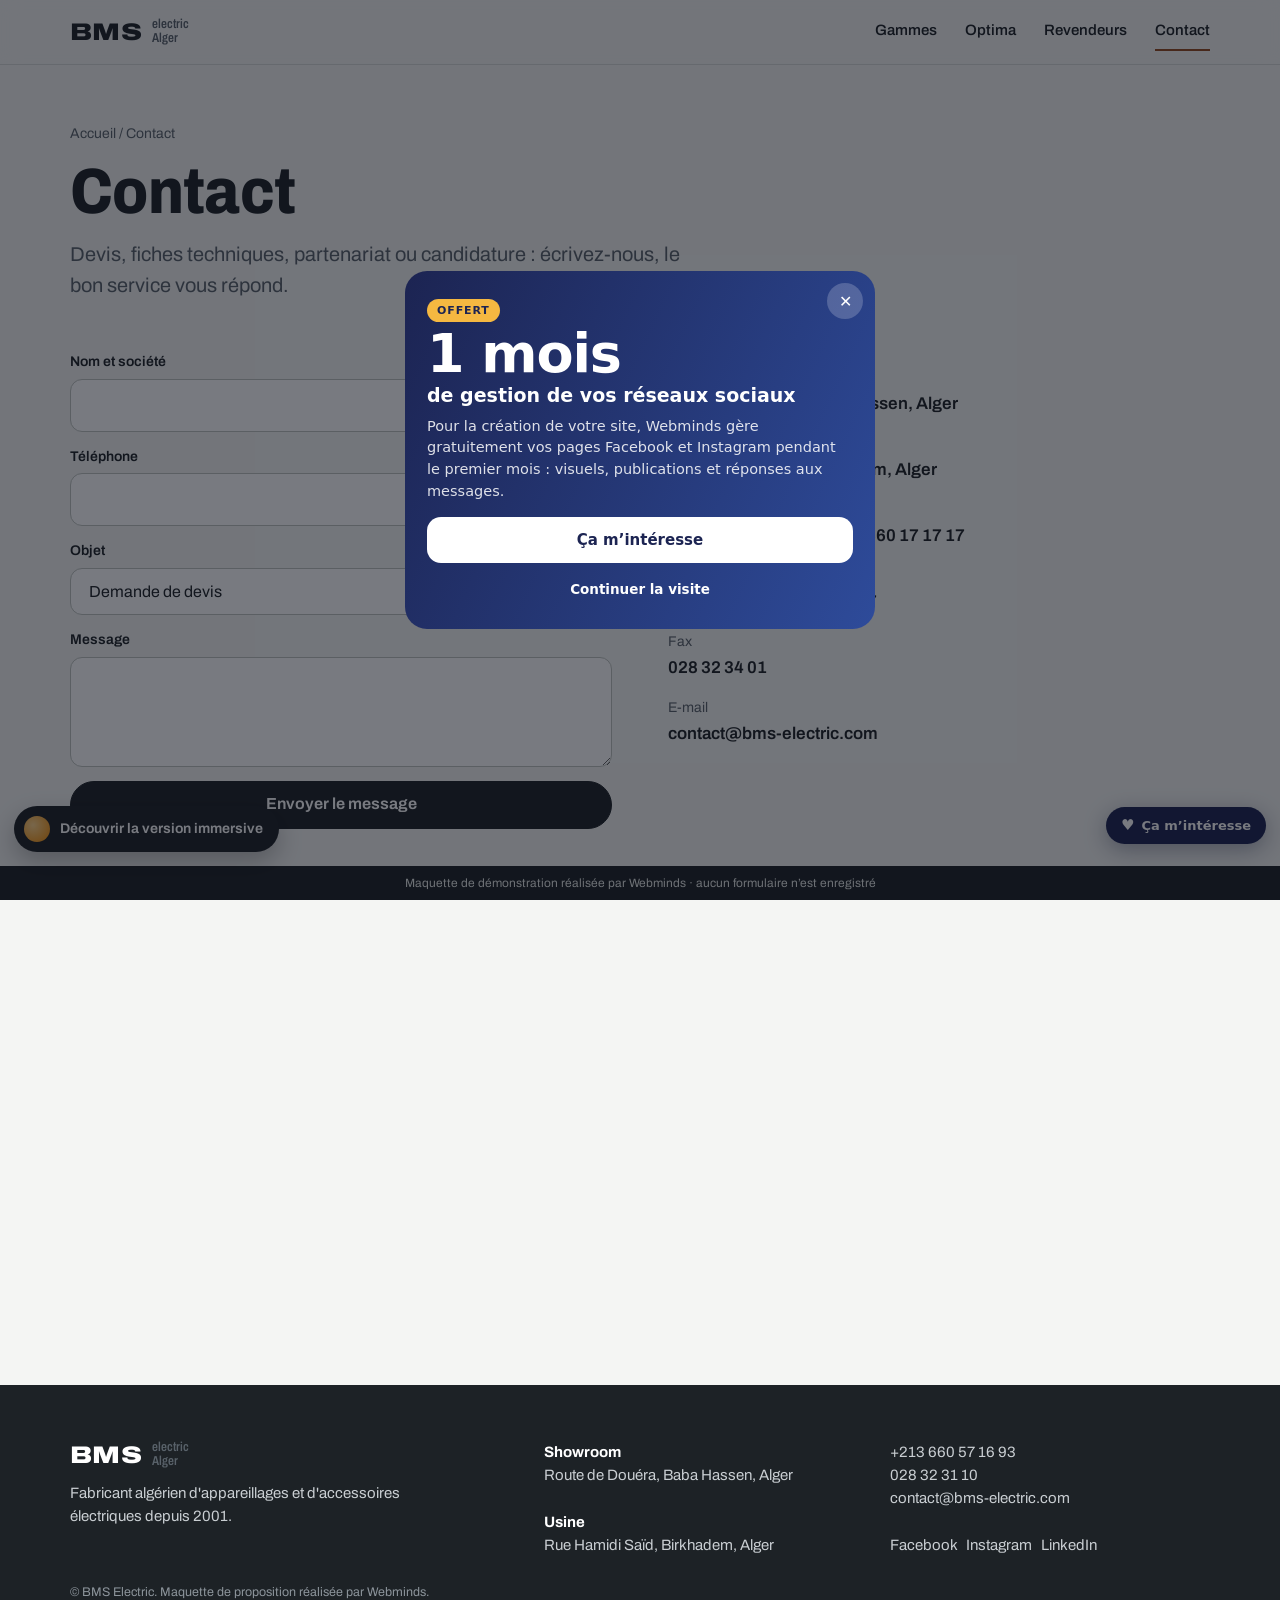
<file: contact.html>
<!doctype html>
<html lang="fr">
<head>
<meta charset="utf-8">
<meta name="viewport" content="width=device-width, initial-scale=1, viewport-fit=cover">
<meta name="robots" content="noindex, nofollow">
<title>Contact | BMS Electric</title>
<link rel="preload" href="assets/fonts/archivo-wdth.woff2" as="font" type="font/woff2" crossorigin>
<link rel="stylesheet" href="assets/css/main.css">
<link rel="icon" href="data:image/svg+xml,<svg xmlns='http://www.w3.org/2000/svg' viewBox='0 0 100 100'><rect x='10' y='10' width='80' height='80' rx='18' fill='%231D2226'/><rect x='34' y='30' width='32' height='40' rx='5' fill='%23fff'/></svg>">
</head>
<body data-page="contact">
<main>

<section class="page-head"><div class="wrap">
<p class="crumb"><a href="index.html">Accueil</a> / Contact</p>
<h1 style="font-size:clamp(36px,8vw,64px)">Contact</h1>
<p class="lead">Devis, fiches techniques, partenariat ou candidature : écrivez-nous, le bon service vous répond.</p>
</div></section>
<section style="padding-top:0"><div class="wrap contact-grid">
<form class="fake">
  <div class="field"><label for="c1">Nom et société</label><input id="c1" required></div>
  <div class="field"><label for="c2">Téléphone</label><input id="c2" type="tel" inputmode="tel" required></div>
  <div class="field"><label for="c3">Objet</label><select id="c3"><option>Demande de devis</option><option>Fiche technique</option><option>Devenir revendeur</option><option>Projet de construction</option><option>Candidature</option></select></div>
  <div class="field"><label for="c4">Message</label><textarea id="c4"></textarea></div>
  <button class="btn" type="submit">Envoyer le message</button>
  <p class="ok" tabindex="-1">Message envoyé. Merci, nous revenons vers vous rapidement.</p>
</form>
<dl class="coord" style="margin:0">
  <dt>Showroom</dt><dd>Route de Douéra, Baba Hassen, Alger</dd>
  <dt>Usine de production</dt><dd>Rue Hamidi Saïd, Birkhadem, Alger</dd>
  <dt>Mobile</dt><dd><a href="tel:+213660571693">+213 660 57 16 93</a> / <a href="tel:+213660171717">+213 660 17 17 17</a></dd>
  <dt>Téléphone</dt><dd><a href="tel:028323110">028 32 31 10</a> / <a href="tel:028323747">028 32 37 47</a></dd>
  <dt>Fax</dt><dd>028 32 34 01</dd>
  <dt>E-mail</dt><dd><a href="mailto:contact@bms-electric.com">contact@bms-electric.com</a></dd>
</dl>
</div></section>
<section style="padding-top:0"><div class="wrap">
<iframe class="map" title="BMS Electric sur la carte" loading="lazy" referrerpolicy="no-referrer-when-downgrade" src="https://www.google.com/maps/embed?pb=!1m18!1m12!1m3!1d1131.1814439786901!2d2.9611379337919557!3d36.687379763921626!2m3!1f0!2f0!3f0!3m2!1i1024!2i768!4f13.1!3m3!1m2!1s0x128faf1151274f85%3A0x25e2503c95ee1ff4!2sBMS%20-%20Electric!5e0!3m2!1sfr!2sdz!4v1747043719644!5m2!1sfr!2sdz"></iframe>
</div></section>
</main>
<script src="assets/js/plates.js"></script>
<script src="assets/js/main.js"></script><script data-wml>(function(){if(window.__wmL)return;window.__wmL=1;
var C={"p": "BMS Electric", "mail": null, "wa": "213797372452", "v": [["/", "Version corporate", "Claire et rassurante"], ["/courant/", "Version « Courant »", ""]]};
function ready(f){document.readyState==='loading'?document.addEventListener('DOMContentLoaded',f):f()}
ready(function(){
var css='.wmL-b{position:fixed;right:14px;bottom:calc(56px + env(safe-area-inset-bottom));z-index:2147483000;border:0;border-radius:999px;background:#1C2452;color:#fff;font:700 13px/1 system-ui,-apple-system,Segoe UI,Roboto,sans-serif;padding:11px 15px;box-shadow:0 6px 22px rgba(20,30,60,.35);cursor:pointer;display:flex;align-items:center;gap:7px}'
+'@media(max-width:520px){.wmL-b{bottom:calc(112px + env(safe-area-inset-bottom));font-size:12.5px;padding:10px 13px}}'
+'.wmL-m{position:fixed;inset:0;z-index:2147483001;background:rgba(10,14,25,.55);display:none;align-items:flex-end;justify-content:center;font-family:system-ui,-apple-system,Segoe UI,Roboto,sans-serif}.wmL-m.on{display:flex}@media(min-width:700px){.wmL-m{align-items:center;padding:20px}}'
+'.wmL-x{box-sizing:border-box;position:relative;background:#fff;color:#1C2452;width:100%;max-width:470px;max-height:92vh;overflow:auto;border-radius:22px 22px 0 0;padding:24px 22px calc(22px + env(safe-area-inset-bottom));text-align:left}@media(min-width:700px){.wmL-x{border-radius:22px}}'
+'.wmL-x *{box-sizing:border-box}.wmL-c{position:absolute;top:12px;right:12px;width:36px;height:36px;border:0;border-radius:50%;background:#F0F2F1;font-size:16px;cursor:pointer;color:#1C2452}'
+'.wmL-x h3{font:800 26px/1.1 system-ui,-apple-system,sans-serif;margin:4px 40px 10px 0;color:inherit}.wmL-x p{margin:0 0 14px;line-height:1.5;font-size:14.5px;opacity:.85}'
+'.wmL-o{background:linear-gradient(115deg,#1C2452,#2E4B9A);color:#fff}.wmL-o .wmL-c{background:rgba(255,255,255,.2);color:#fff}.wmL-big{font:900 54px/.95 system-ui,-apple-system,sans-serif;letter-spacing:-.02em;margin:6px 0 2px}.wmL-big small{display:block;font-size:19px;font-weight:700;letter-spacing:0;margin-top:6px}'
+'.wmL-tag{display:inline-block;background:#F5B841;color:#1C2452;font:800 11px system-ui,sans-serif;letter-spacing:.08em;border-radius:999px;padding:5px 10px}'
+'.wmL-btn{display:flex;align-items:center;justify-content:center;width:100%;border:0;border-radius:14px;padding:14px;font:800 15px system-ui,-apple-system,sans-serif;cursor:pointer;margin-top:8px}.wmL-w{background:#fff;color:#1C2452}.wmL-g{background:#1FAF55;color:#fff}.wmL-n{background:#1C2452;color:#fff}.wmL-l{background:transparent;color:inherit;font-weight:600;font-size:13.5px;padding:10px}'
+'.wmL-s{font:700 11.5px system-ui,sans-serif;text-transform:uppercase;letter-spacing:.06em;opacity:.6;margin:12px 0 8px}.wmL-ch{display:grid;gap:8px}.wmL-ch label{display:flex;align-items:center;gap:10px;border:1.5px solid #E2E6E3;border-radius:12px;padding:11px 12px;cursor:pointer;font-size:14px;font-weight:600}.wmL-ch label small{display:block;font-weight:500;opacity:.65;font-size:12px}.wmL-ch input{width:18px;height:18px;flex:none;accent-color:#1FAF55}'
+'.wmL-f{display:grid;gap:8px;margin:12px 0 6px}.wmL-f input{border:1.5px solid #E2E6E3;border-radius:12px;padding:12px;font:500 16px system-ui,sans-serif;color:#1C2452;background:#fff;-webkit-user-select:text!important;user-select:text!important;width:100%}'
+'.wmL-ok{text-align:center}.wmL-ok i{display:grid;place-items:center;width:64px;height:64px;margin:6px auto 12px;border-radius:50%;background:#E8F7EE;color:#1FAF55;font-style:normal;font-size:30px}';
var st=document.createElement('style');st.textContent=css;document.head.appendChild(st);
function ss(k,v){try{if(v===undefined)return sessionStorage.getItem(k);sessionStorage.setItem(k,v)}catch(e){}}
var p=location.pathname,cur=0;C.v.forEach(function(v,i){if(v[0]!=='/'&&p.indexOf(v[0])===0)cur=i});
var off=document.createElement('div');off.className='wmL-m';off.innerHTML='<div class="wmL-x wmL-o" role="dialog" aria-modal="true"><button class="wmL-c" type="button" aria-label="Fermer">✕</button><span class="wmL-tag">OFFERT</span><div class="wmL-big">1 mois<small>de gestion de vos réseaux sociaux</small></div><p style="margin-top:12px">Pour la création de votre site, Webminds gère gratuitement vos pages Facebook et Instagram pendant le premier mois : visuels, publications et réponses aux messages.</p><button class="wmL-btn wmL-w" type="button" data-i>Ça m’intéresse</button><button class="wmL-btn wmL-l" type="button" data-c>Continuer la visite</button></div>';
var ch='';C.v.forEach(function(v,i){ch+='<label><input type="radio" name="wmLv" value="'+v[1]+'"'+(i===cur?' checked':'')+'><span>'+v[1]+(v[2]?'<small>'+v[2]+'</small>':'')+'</span></label>'});
var it=document.createElement('div');it.className='wmL-m';it.innerHTML='<div class="wmL-x" role="dialog" aria-modal="true"><button class="wmL-c" type="button" aria-label="Fermer">✕</button><div data-s1><h3>Cette maquette vous plaît ?</h3><p>Choisissez la version qui vous intéresse : Webminds vous recontacte pour vous la présenter.</p>'+(C.v.length>1?'<div class="wmL-s">La version préférée</div><div class="wmL-ch">'+ch+'</div>':'')+'<div class="wmL-s">En plus</div><div class="wmL-ch"><label><input type="checkbox" value="Gestion des réseaux sociaux (1 mois offert)"><span>Réseaux sociaux<small>1 mois de gestion offert avec le site</small></span></label></div><div class="wmL-f"><input name="n" placeholder="Votre nom" autocomplete="name"><input name="t" type="tel" inputmode="tel" placeholder="Votre téléphone (facultatif)" autocomplete="tel"></div><button class="wmL-btn wmL-g" type="button" data-w>Envoyer sur WhatsApp</button>'+(C.mail?'<button class="wmL-btn wmL-l" type="button" data-e>Envoyer par e-mail</button>':'')+'</div><div class="wmL-ok" data-s2 hidden><i>✓</i><h3 style="margin:0 0 8px">Merci !</h3><p>Votre choix a bien été transmis à Webminds. Nous vous recontactons très vite.</p><button class="wmL-btn wmL-n" type="button" data-c>Continuer la visite</button></div></div>';
document.body.appendChild(off);document.body.appendChild(it);
var b=document.createElement('button');b.type='button';b.className='wmL-b';b.innerHTML='<b style="font-size:15px">♥</b>Ça m’intéresse';document.body.appendChild(b);
function op(m){off.classList.remove('on');it.classList.remove('on');m.classList.add('on')}
[off,it].forEach(function(m){m.addEventListener('click',function(e){if(e.target===m||e.target.closest('.wmL-c')||e.target.closest('[data-c]'))m.classList.remove('on')})});
b.onclick=function(){op(it)};off.querySelector('[data-i]').onclick=function(){op(it)};
function msg(){var v=(it.querySelector('input[name=wmLv]:checked')||{}).value||C.v[cur][1],x=[].map.call(it.querySelectorAll('input[type=checkbox]:checked'),function(c){return c.value}),n=it.querySelector('[name=n]').value.trim(),t=it.querySelector('[name=t]').value.trim();
 return{v:v,x:x,n:n,t:t,txt:'Bonjour Webminds, la maquette '+C.p+' m’intéresse.\nVersion préférée : '+v+(x.length?'\nEn plus : '+x.join(', '):'')+(n?'\nNom : '+n:'')+(t?'\nTéléphone : '+t:'')+'\nLien : '+location.origin+C.v[cur][0]}}
function mail(m){if(!C.mail)return;try{fetch('https://formsubmit.co/ajax/'+C.mail,{method:'POST',keepalive:true,headers:{'Content-Type':'application/json','Accept':'application/json'},body:JSON.stringify({_subject:'Maquette '+C.p+' : intéressé ('+m.v+')',Prospect:C.p,Version:m.v,Options:m.x.join(', ')||'-',Nom:m.n||'-',Telephone:m.t||'-',Lien:location.origin+C.v[cur][0],_template:'table',_captcha:'false'})}).catch(function(){})}catch(e){}}
function done(){it.querySelector('[data-s1]').hidden=true;it.querySelector('[data-s2]').hidden=false;ss('wmL-sent','1')}
it.querySelector('[data-w]').onclick=function(){var m=msg();mail(m);done();location.href='https://wa.me/'+C.wa+'?text='+encodeURIComponent(m.txt)};
var e=it.querySelector('[data-e]');if(e)e.onclick=function(){mail(msg());done()};
var sh=ss('wmL-off');addEventListener('scroll',function(){var r=(scrollY+innerHeight)/document.documentElement.scrollHeight;
 if(!sh&&scrollY>500&&r>.3){sh=1;ss('wmL-off','1');op(off)}
 if(!ss('wmL-it')&&!ss('wmL-sent')&&sh&&r>.92&&!off.classList.contains('on')){ss('wmL-it','1');op(it)}},{passive:true});
});})();
</script></body>
</html>
</file>
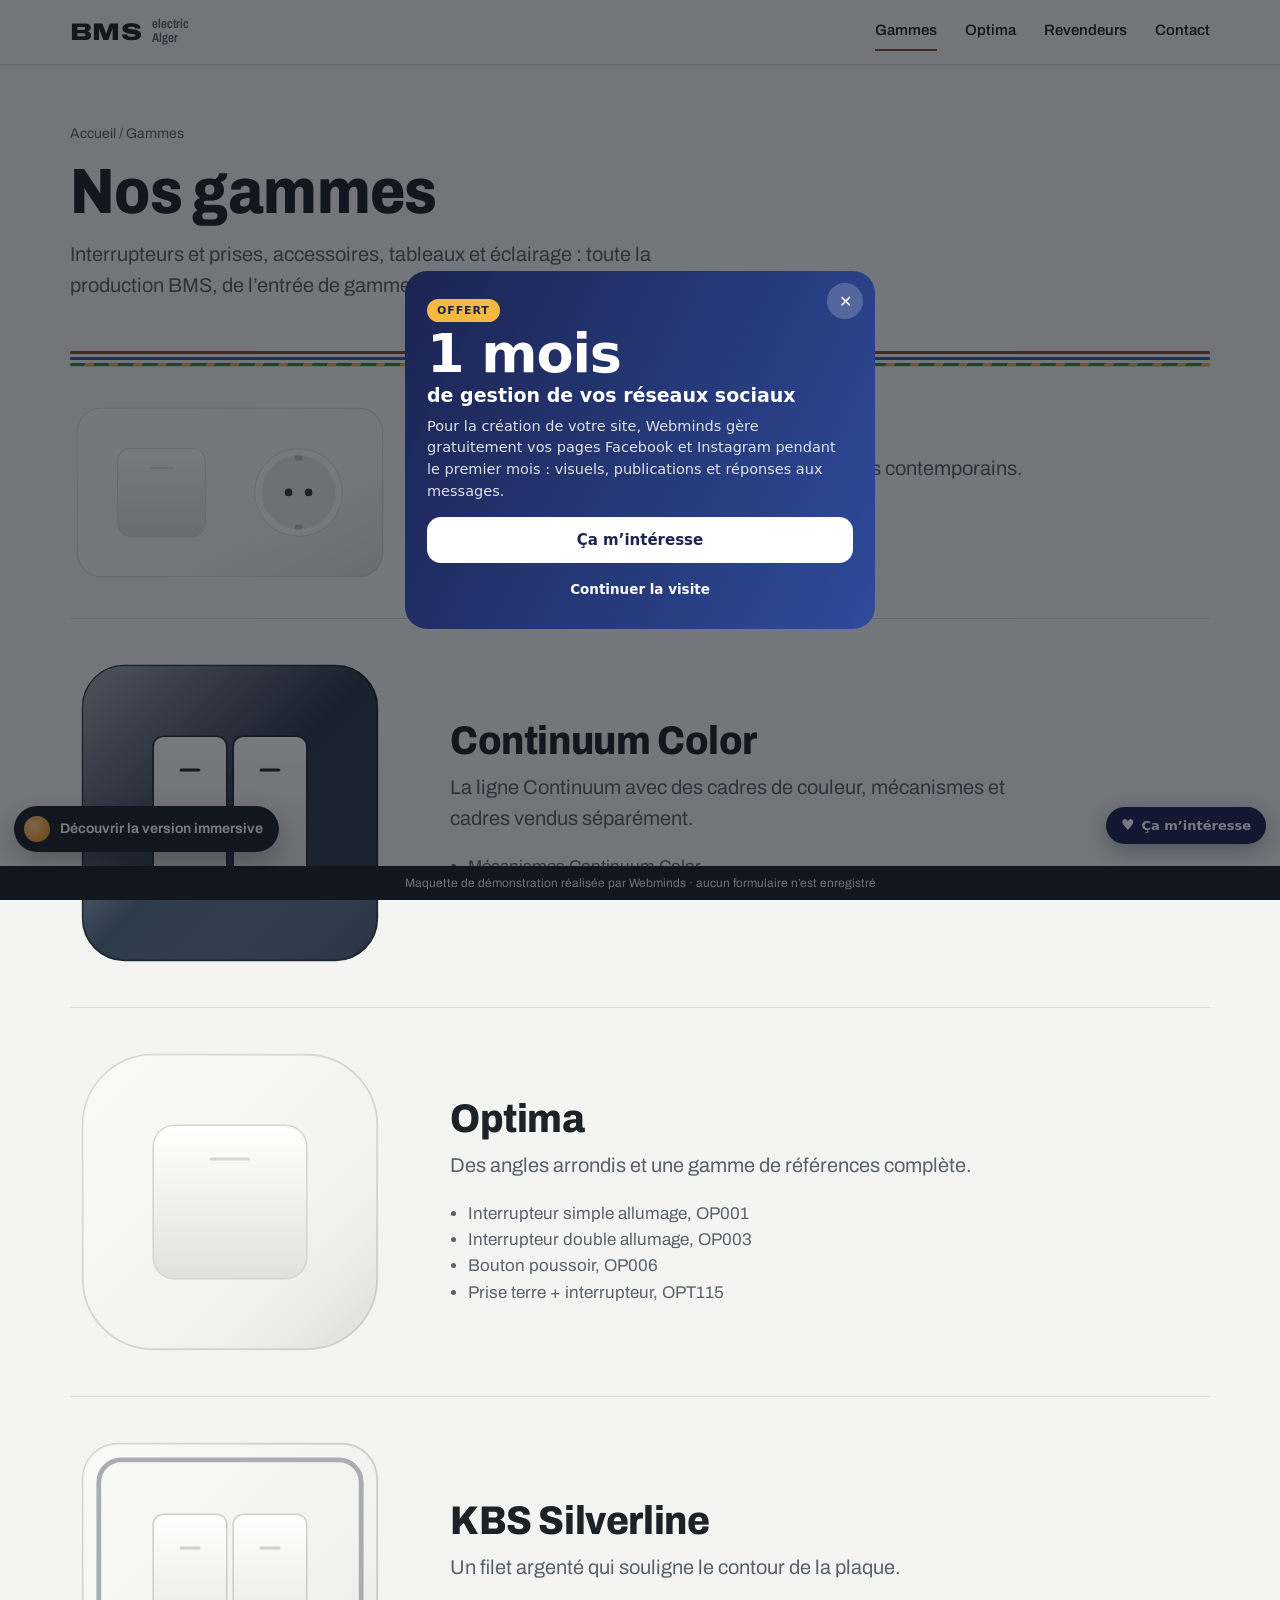
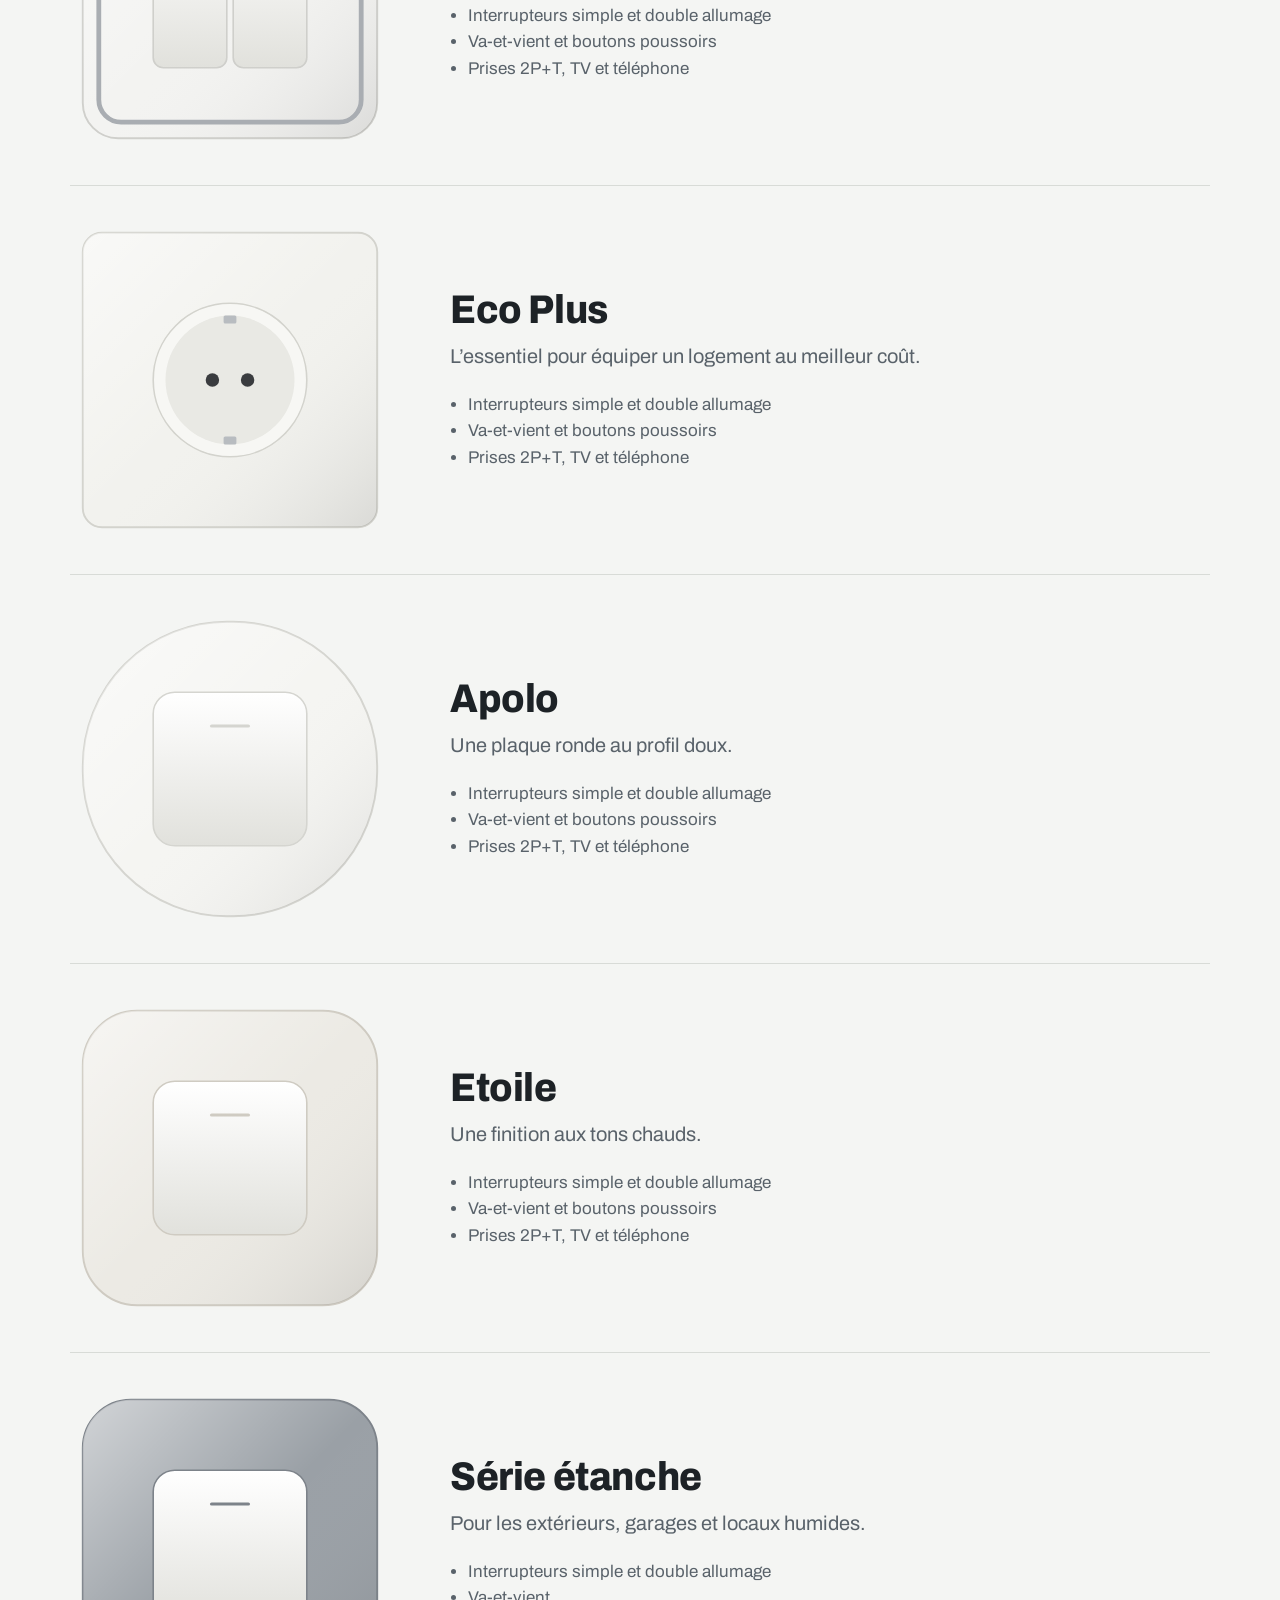
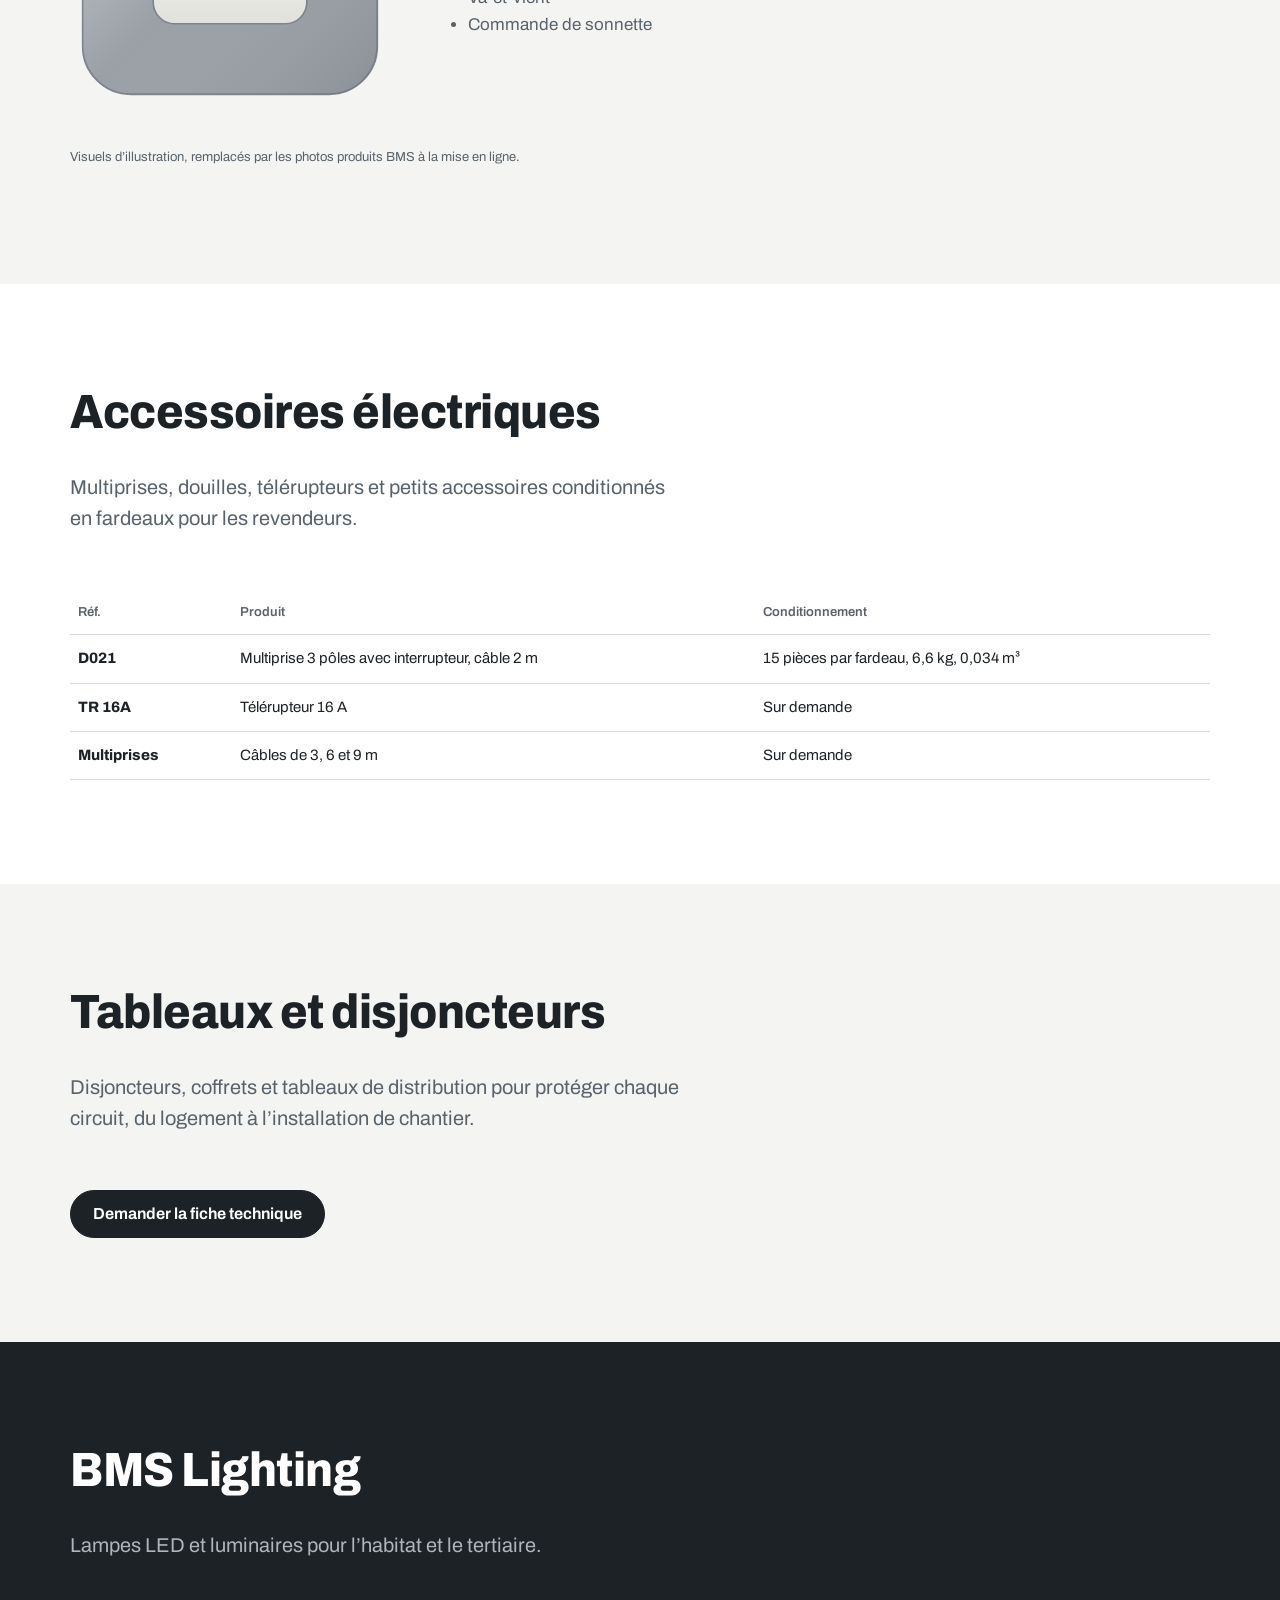
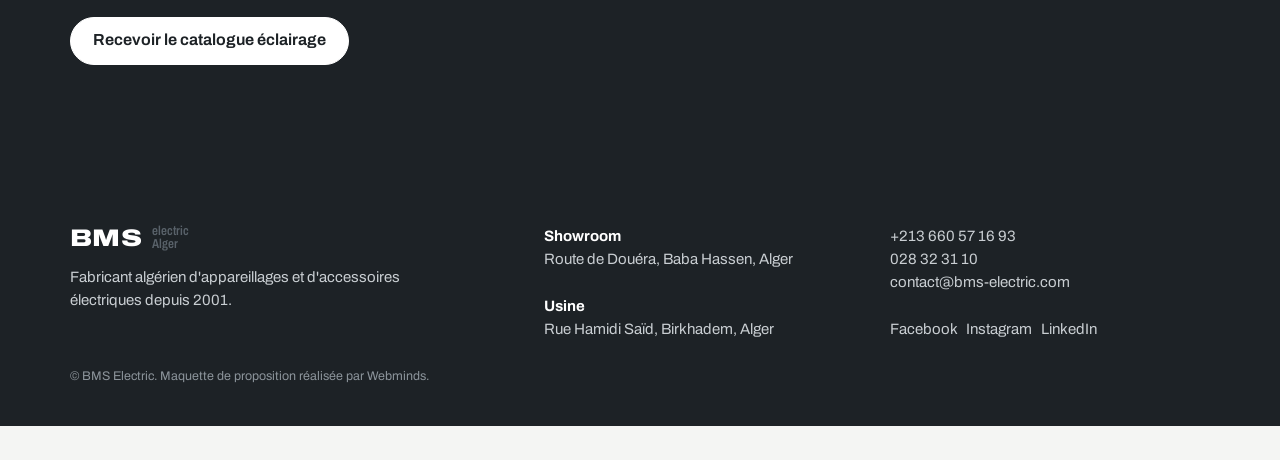
<file: gammes.html>
<!doctype html>
<html lang="fr">
<head>
<meta charset="utf-8">
<meta name="viewport" content="width=device-width, initial-scale=1, viewport-fit=cover">
<meta name="robots" content="noindex, nofollow">
<title>Gammes | BMS Electric</title>
<link rel="preload" href="assets/fonts/archivo-wdth.woff2" as="font" type="font/woff2" crossorigin>
<link rel="stylesheet" href="assets/css/main.css">
<link rel="icon" href="data:image/svg+xml,<svg xmlns='http://www.w3.org/2000/svg' viewBox='0 0 100 100'><rect x='10' y='10' width='80' height='80' rx='18' fill='%231D2226'/><rect x='34' y='30' width='32' height='40' rx='5' fill='%23fff'/></svg>">
</head>
<body data-page="gammes">
<main>

<section class="page-head"><div class="wrap">
<p class="crumb"><a href="index.html">Accueil</a> / Gammes</p>
<h1 style="font-size:clamp(36px,8vw,64px)">Nos gammes</h1>
<p class="lead">Interrupteurs et prises, accessoires, tableaux et éclairage : toute la production BMS, de l’entrée de gamme à la finition décorative.</p>
</div></section>
<section style="padding-top:0"><div class="wrap"><div class="fil" aria-hidden="true"><i></i><i></i><i></i></div>
<div class="gamme-row" id="continuum"><div class="ill" data-plate="continuum" data-mechs="simple,prise"></div>
<div><h2 style="font-size:clamp(28px,5vw,40px)">Continuum</h2><p class="lead" style="margin-top:10px">Une plaque aux lignes tendues pour les intérieurs contemporains.</p><ul><li>Interrupteurs simple et double allumage</li><li>Va-et-vient et boutons poussoirs</li><li>Prises 2P+T, TV et téléphone</li></ul></div></div>
<div class="gamme-row" id="color"><div class="ill" data-plate="color" data-mechs="double"></div>
<div><h2 style="font-size:clamp(28px,5vw,40px)">Continuum Color</h2><p class="lead" style="margin-top:10px">La ligne Continuum avec des cadres de couleur, mécanismes et cadres vendus séparément.</p><ul><li>Mécanismes Continuum Color</li><li>Cadres Continuum Color</li></ul></div></div>
<div class="gamme-row" id="optima"><div class="ill" data-plate="optima" data-mechs="simple"></div>
<div><h2 style="font-size:clamp(28px,5vw,40px)">Optima</h2><p class="lead" style="margin-top:10px">Des angles arrondis et une gamme de références complète.</p><ul><li>Interrupteur simple allumage, OP001</li><li>Interrupteur double allumage, OP003</li><li>Bouton poussoir, OP006</li><li>Prise terre + interrupteur, OPT115</li></ul></div></div>
<div class="gamme-row" id="kbs"><div class="ill" data-plate="kbs" data-mechs="double"></div>
<div><h2 style="font-size:clamp(28px,5vw,40px)">KBS Silverline</h2><p class="lead" style="margin-top:10px">Un filet argenté qui souligne le contour de la plaque.</p><ul><li>Interrupteurs simple et double allumage</li><li>Va-et-vient et boutons poussoirs</li><li>Prises 2P+T, TV et téléphone</li></ul></div></div>
<div class="gamme-row" id="eco"><div class="ill" data-plate="eco" data-mechs="prise"></div>
<div><h2 style="font-size:clamp(28px,5vw,40px)">Eco Plus</h2><p class="lead" style="margin-top:10px">L’essentiel pour équiper un logement au meilleur coût.</p><ul><li>Interrupteurs simple et double allumage</li><li>Va-et-vient et boutons poussoirs</li><li>Prises 2P+T, TV et téléphone</li></ul></div></div>
<div class="gamme-row" id="apolo"><div class="ill" data-plate="apolo" data-mechs="simple"></div>
<div><h2 style="font-size:clamp(28px,5vw,40px)">Apolo</h2><p class="lead" style="margin-top:10px">Une plaque ronde au profil doux.</p><ul><li>Interrupteurs simple et double allumage</li><li>Va-et-vient et boutons poussoirs</li><li>Prises 2P+T, TV et téléphone</li></ul></div></div>
<div class="gamme-row" id="etoile"><div class="ill" data-plate="etoile" data-mechs="simple"></div>
<div><h2 style="font-size:clamp(28px,5vw,40px)">Etoile</h2><p class="lead" style="margin-top:10px">Une finition aux tons chauds.</p><ul><li>Interrupteurs simple et double allumage</li><li>Va-et-vient et boutons poussoirs</li><li>Prises 2P+T, TV et téléphone</li></ul></div></div>
<div class="gamme-row" id="etanche"><div class="ill" data-plate="etanche" data-mechs="simple"></div>
<div><h2 style="font-size:clamp(28px,5vw,40px)">Série étanche</h2><p class="lead" style="margin-top:10px">Pour les extérieurs, garages et locaux humides.</p><ul><li>Interrupteurs simple et double allumage</li><li>Va-et-vient</li><li>Commande de sonnette</li></ul></div></div>
<p class="illus-note">Visuels d’illustration, remplacés par les photos produits BMS à la mise en ligne.</p>
</div></section>
<section id="accessoires" style="background:var(--white)"><div class="wrap">
<div class="sec-head"><h2>Accessoires électriques</h2><p class="lead">Multiprises, douilles, télérupteurs et petits accessoires conditionnés en fardeaux pour les revendeurs.</p></div>
<div class="tbl-wrap"><table class="refs"><thead><tr><th>Réf.</th><th>Produit</th><th>Conditionnement</th></tr></thead><tbody>
<tr><td>D021</td><td>Multiprise 3 pôles avec interrupteur, câble 2 m</td><td>15 pièces par fardeau, 6,6 kg, 0,034 m³</td></tr>
<tr><td>TR 16A</td><td>Télérupteur 16 A</td><td>Sur demande</td></tr>
<tr><td>Multiprises</td><td>Câbles de 3, 6 et 9 m</td><td>Sur demande</td></tr>
</tbody></table></div></div></section>
<section id="tableaux"><div class="wrap">
<div class="sec-head"><h2>Tableaux et disjoncteurs</h2><p class="lead">Disjoncteurs, coffrets et tableaux de distribution pour protéger chaque circuit, du logement à l’installation de chantier.</p></div>
<a class="btn" href="contact.html">Demander la fiche technique</a></div></section>
<section id="lighting" style="background:var(--ink);color:#fff"><div class="wrap">
<div class="sec-head"><h2>BMS Lighting</h2><p class="lead" style="color:#AEB5BB">Lampes LED et luminaires pour l’habitat et le tertiaire.</p></div>
<a class="btn" style="background:#fff;color:var(--ink);border-color:#fff" href="contact.html">Recevoir le catalogue éclairage</a></div></section>
</main>
<script src="assets/js/plates.js"></script>
<script src="assets/js/main.js"></script><script data-wml>(function(){if(window.__wmL)return;window.__wmL=1;
var C={"p": "BMS Electric", "mail": null, "wa": "213797372452", "v": [["/", "Version corporate", "Claire et rassurante"], ["/courant/", "Version « Courant »", ""]]};
function ready(f){document.readyState==='loading'?document.addEventListener('DOMContentLoaded',f):f()}
ready(function(){
var css='.wmL-b{position:fixed;right:14px;bottom:calc(56px + env(safe-area-inset-bottom));z-index:2147483000;border:0;border-radius:999px;background:#1C2452;color:#fff;font:700 13px/1 system-ui,-apple-system,Segoe UI,Roboto,sans-serif;padding:11px 15px;box-shadow:0 6px 22px rgba(20,30,60,.35);cursor:pointer;display:flex;align-items:center;gap:7px}'
+'@media(max-width:520px){.wmL-b{bottom:calc(112px + env(safe-area-inset-bottom));font-size:12.5px;padding:10px 13px}}'
+'.wmL-m{position:fixed;inset:0;z-index:2147483001;background:rgba(10,14,25,.55);display:none;align-items:flex-end;justify-content:center;font-family:system-ui,-apple-system,Segoe UI,Roboto,sans-serif}.wmL-m.on{display:flex}@media(min-width:700px){.wmL-m{align-items:center;padding:20px}}'
+'.wmL-x{box-sizing:border-box;position:relative;background:#fff;color:#1C2452;width:100%;max-width:470px;max-height:92vh;overflow:auto;border-radius:22px 22px 0 0;padding:24px 22px calc(22px + env(safe-area-inset-bottom));text-align:left}@media(min-width:700px){.wmL-x{border-radius:22px}}'
+'.wmL-x *{box-sizing:border-box}.wmL-c{position:absolute;top:12px;right:12px;width:36px;height:36px;border:0;border-radius:50%;background:#F0F2F1;font-size:16px;cursor:pointer;color:#1C2452}'
+'.wmL-x h3{font:800 26px/1.1 system-ui,-apple-system,sans-serif;margin:4px 40px 10px 0;color:inherit}.wmL-x p{margin:0 0 14px;line-height:1.5;font-size:14.5px;opacity:.85}'
+'.wmL-o{background:linear-gradient(115deg,#1C2452,#2E4B9A);color:#fff}.wmL-o .wmL-c{background:rgba(255,255,255,.2);color:#fff}.wmL-big{font:900 54px/.95 system-ui,-apple-system,sans-serif;letter-spacing:-.02em;margin:6px 0 2px}.wmL-big small{display:block;font-size:19px;font-weight:700;letter-spacing:0;margin-top:6px}'
+'.wmL-tag{display:inline-block;background:#F5B841;color:#1C2452;font:800 11px system-ui,sans-serif;letter-spacing:.08em;border-radius:999px;padding:5px 10px}'
+'.wmL-btn{display:flex;align-items:center;justify-content:center;width:100%;border:0;border-radius:14px;padding:14px;font:800 15px system-ui,-apple-system,sans-serif;cursor:pointer;margin-top:8px}.wmL-w{background:#fff;color:#1C2452}.wmL-g{background:#1FAF55;color:#fff}.wmL-n{background:#1C2452;color:#fff}.wmL-l{background:transparent;color:inherit;font-weight:600;font-size:13.5px;padding:10px}'
+'.wmL-s{font:700 11.5px system-ui,sans-serif;text-transform:uppercase;letter-spacing:.06em;opacity:.6;margin:12px 0 8px}.wmL-ch{display:grid;gap:8px}.wmL-ch label{display:flex;align-items:center;gap:10px;border:1.5px solid #E2E6E3;border-radius:12px;padding:11px 12px;cursor:pointer;font-size:14px;font-weight:600}.wmL-ch label small{display:block;font-weight:500;opacity:.65;font-size:12px}.wmL-ch input{width:18px;height:18px;flex:none;accent-color:#1FAF55}'
+'.wmL-f{display:grid;gap:8px;margin:12px 0 6px}.wmL-f input{border:1.5px solid #E2E6E3;border-radius:12px;padding:12px;font:500 16px system-ui,sans-serif;color:#1C2452;background:#fff;-webkit-user-select:text!important;user-select:text!important;width:100%}'
+'.wmL-ok{text-align:center}.wmL-ok i{display:grid;place-items:center;width:64px;height:64px;margin:6px auto 12px;border-radius:50%;background:#E8F7EE;color:#1FAF55;font-style:normal;font-size:30px}';
var st=document.createElement('style');st.textContent=css;document.head.appendChild(st);
function ss(k,v){try{if(v===undefined)return sessionStorage.getItem(k);sessionStorage.setItem(k,v)}catch(e){}}
var p=location.pathname,cur=0;C.v.forEach(function(v,i){if(v[0]!=='/'&&p.indexOf(v[0])===0)cur=i});
var off=document.createElement('div');off.className='wmL-m';off.innerHTML='<div class="wmL-x wmL-o" role="dialog" aria-modal="true"><button class="wmL-c" type="button" aria-label="Fermer">✕</button><span class="wmL-tag">OFFERT</span><div class="wmL-big">1 mois<small>de gestion de vos réseaux sociaux</small></div><p style="margin-top:12px">Pour la création de votre site, Webminds gère gratuitement vos pages Facebook et Instagram pendant le premier mois : visuels, publications et réponses aux messages.</p><button class="wmL-btn wmL-w" type="button" data-i>Ça m’intéresse</button><button class="wmL-btn wmL-l" type="button" data-c>Continuer la visite</button></div>';
var ch='';C.v.forEach(function(v,i){ch+='<label><input type="radio" name="wmLv" value="'+v[1]+'"'+(i===cur?' checked':'')+'><span>'+v[1]+(v[2]?'<small>'+v[2]+'</small>':'')+'</span></label>'});
var it=document.createElement('div');it.className='wmL-m';it.innerHTML='<div class="wmL-x" role="dialog" aria-modal="true"><button class="wmL-c" type="button" aria-label="Fermer">✕</button><div data-s1><h3>Cette maquette vous plaît ?</h3><p>Choisissez la version qui vous intéresse : Webminds vous recontacte pour vous la présenter.</p>'+(C.v.length>1?'<div class="wmL-s">La version préférée</div><div class="wmL-ch">'+ch+'</div>':'')+'<div class="wmL-s">En plus</div><div class="wmL-ch"><label><input type="checkbox" value="Gestion des réseaux sociaux (1 mois offert)"><span>Réseaux sociaux<small>1 mois de gestion offert avec le site</small></span></label></div><div class="wmL-f"><input name="n" placeholder="Votre nom" autocomplete="name"><input name="t" type="tel" inputmode="tel" placeholder="Votre téléphone (facultatif)" autocomplete="tel"></div><button class="wmL-btn wmL-g" type="button" data-w>Envoyer sur WhatsApp</button>'+(C.mail?'<button class="wmL-btn wmL-l" type="button" data-e>Envoyer par e-mail</button>':'')+'</div><div class="wmL-ok" data-s2 hidden><i>✓</i><h3 style="margin:0 0 8px">Merci !</h3><p>Votre choix a bien été transmis à Webminds. Nous vous recontactons très vite.</p><button class="wmL-btn wmL-n" type="button" data-c>Continuer la visite</button></div></div>';
document.body.appendChild(off);document.body.appendChild(it);
var b=document.createElement('button');b.type='button';b.className='wmL-b';b.innerHTML='<b style="font-size:15px">♥</b>Ça m’intéresse';document.body.appendChild(b);
function op(m){off.classList.remove('on');it.classList.remove('on');m.classList.add('on')}
[off,it].forEach(function(m){m.addEventListener('click',function(e){if(e.target===m||e.target.closest('.wmL-c')||e.target.closest('[data-c]'))m.classList.remove('on')})});
b.onclick=function(){op(it)};off.querySelector('[data-i]').onclick=function(){op(it)};
function msg(){var v=(it.querySelector('input[name=wmLv]:checked')||{}).value||C.v[cur][1],x=[].map.call(it.querySelectorAll('input[type=checkbox]:checked'),function(c){return c.value}),n=it.querySelector('[name=n]').value.trim(),t=it.querySelector('[name=t]').value.trim();
 return{v:v,x:x,n:n,t:t,txt:'Bonjour Webminds, la maquette '+C.p+' m’intéresse.\nVersion préférée : '+v+(x.length?'\nEn plus : '+x.join(', '):'')+(n?'\nNom : '+n:'')+(t?'\nTéléphone : '+t:'')+'\nLien : '+location.origin+C.v[cur][0]}}
function mail(m){if(!C.mail)return;try{fetch('https://formsubmit.co/ajax/'+C.mail,{method:'POST',keepalive:true,headers:{'Content-Type':'application/json','Accept':'application/json'},body:JSON.stringify({_subject:'Maquette '+C.p+' : intéressé ('+m.v+')',Prospect:C.p,Version:m.v,Options:m.x.join(', ')||'-',Nom:m.n||'-',Telephone:m.t||'-',Lien:location.origin+C.v[cur][0],_template:'table',_captcha:'false'})}).catch(function(){})}catch(e){}}
function done(){it.querySelector('[data-s1]').hidden=true;it.querySelector('[data-s2]').hidden=false;ss('wmL-sent','1')}
it.querySelector('[data-w]').onclick=function(){var m=msg();mail(m);done();location.href='https://wa.me/'+C.wa+'?text='+encodeURIComponent(m.txt)};
var e=it.querySelector('[data-e]');if(e)e.onclick=function(){mail(msg());done()};
var sh=ss('wmL-off');addEventListener('scroll',function(){var r=(scrollY+innerHeight)/document.documentElement.scrollHeight;
 if(!sh&&scrollY>500&&r>.3){sh=1;ss('wmL-off','1');op(off)}
 if(!ss('wmL-it')&&!ss('wmL-sent')&&sh&&r>.92&&!off.classList.contains('on')){ss('wmL-it','1');op(it)}},{passive:true});
});})();
</script></body>
</html>
</file>
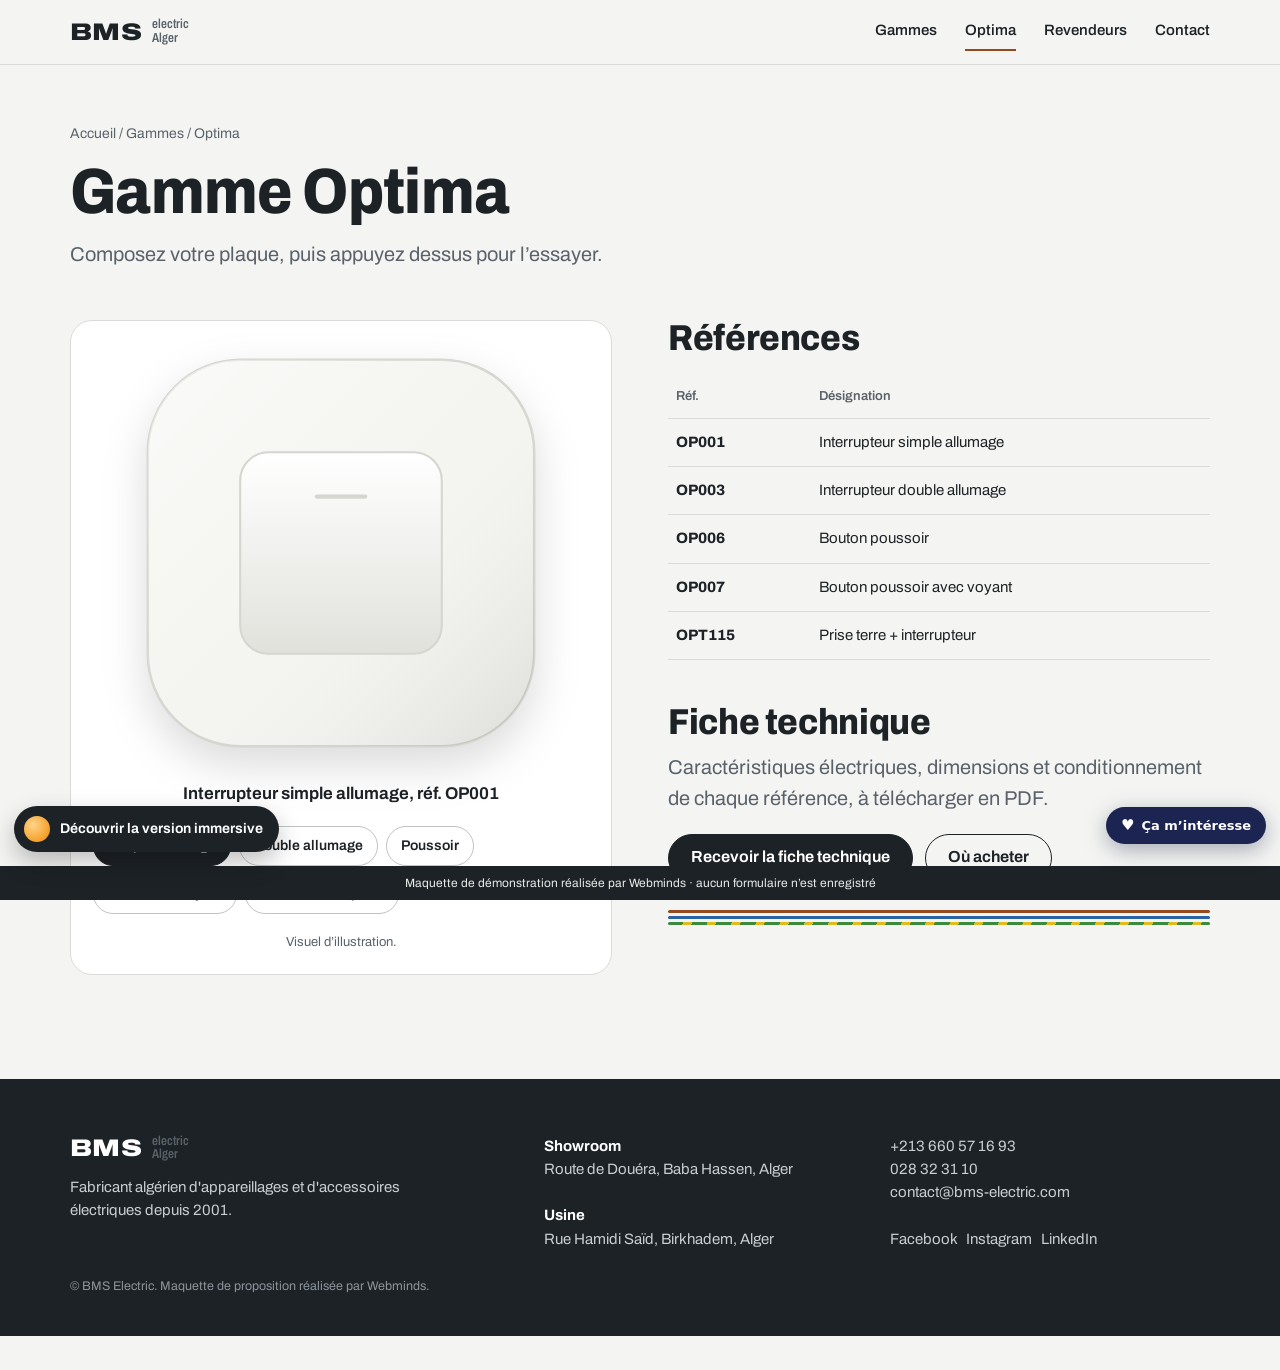
<file: produit.html>
<!doctype html>
<html lang="fr">
<head>
<meta charset="utf-8">
<meta name="viewport" content="width=device-width, initial-scale=1, viewport-fit=cover">
<meta name="robots" content="noindex, nofollow">
<title>Gamme Optima | BMS Electric</title>
<link rel="preload" href="assets/fonts/archivo-wdth.woff2" as="font" type="font/woff2" crossorigin>
<link rel="stylesheet" href="assets/css/main.css">
<link rel="icon" href="data:image/svg+xml,<svg xmlns='http://www.w3.org/2000/svg' viewBox='0 0 100 100'><rect x='10' y='10' width='80' height='80' rx='18' fill='%231D2226'/><rect x='34' y='30' width='32' height='40' rx='5' fill='%23fff'/></svg>">
</head>
<body data-page="produit">
<main>

<section class="page-head"><div class="wrap">
<p class="crumb"><a href="index.html">Accueil</a> / <a href="gammes.html">Gammes</a> / Optima</p>
<h1 style="font-size:clamp(36px,8vw,64px)">Gamme Optima</h1>
<p class="lead">Composez votre plaque, puis appuyez dessus pour l’essayer.</p>
</div></section>
<section style="padding-top:0"><div class="wrap fiche">
<div class="configur" data-configurateur>
  <div class="cview" role="button" tabindex="0" aria-label="Essayer l’appareillage" style="width:100%;display:grid;place-items:center;cursor:pointer"></div>
  <p class="clabel" style="margin:0;font-weight:650;text-align:center" aria-live="polite"></p>
  <div class="choix" role="group" aria-label="Mécanisme">
    <button data-mech="simple" aria-pressed="true">Simple allumage</button>
    <button data-mech="double" aria-pressed="false">Double allumage</button>
    <button data-mech="poussoir" aria-pressed="false">Poussoir</button>
    <button data-mech="voyant" aria-pressed="false">Poussoir à voyant</button>
    <button data-mech="combo" aria-pressed="false">Prise + interrupteur</button>
  </div>
  <p class="illus-note" style="margin:0">Visuel d’illustration.</p>
</div>
<div>
  <h2 style="font-size:clamp(26px,5vw,36px)">Références</h2>
  <div class="tbl-wrap" style="margin-top:16px"><table class="refs"><thead><tr><th>Réf.</th><th>Désignation</th></tr></thead><tbody>
  <tr><td>OP001</td><td>Interrupteur simple allumage</td></tr>
  <tr><td>OP003</td><td>Interrupteur double allumage</td></tr>
  <tr><td>OP006</td><td>Bouton poussoir</td></tr>
  <tr><td>OP007</td><td>Bouton poussoir avec voyant</td></tr>
  <tr><td>OPT115</td><td>Prise terre + interrupteur</td></tr>
  </tbody></table></div>
  <h2 style="font-size:clamp(26px,5vw,36px);margin-top:44px">Fiche technique</h2>
  <p class="lead" style="margin-top:10px">Caractéristiques électriques, dimensions et conditionnement de chaque référence, à télécharger en PDF.</p>
  <p style="margin:18px 0 28px;display:flex;flex-wrap:wrap;gap:12px"><a class="btn" href="contact.html">Recevoir la fiche technique</a><a class="btn ghost" href="revendeurs.html">Où acheter</a></p>
  <div class="fil" aria-hidden="true"><i></i><i></i><i></i></div>
</div>
</div></section>
</main>
<script src="assets/js/plates.js"></script>
<script src="assets/js/main.js"></script><script data-wml>(function(){if(window.__wmL)return;window.__wmL=1;
var C={"p": "BMS Electric", "mail": null, "wa": "213797372452", "v": [["/", "Version corporate", "Claire et rassurante"], ["/courant/", "Version « Courant »", ""]]};
function ready(f){document.readyState==='loading'?document.addEventListener('DOMContentLoaded',f):f()}
ready(function(){
var css='.wmL-b{position:fixed;right:14px;bottom:calc(56px + env(safe-area-inset-bottom));z-index:2147483000;border:0;border-radius:999px;background:#1C2452;color:#fff;font:700 13px/1 system-ui,-apple-system,Segoe UI,Roboto,sans-serif;padding:11px 15px;box-shadow:0 6px 22px rgba(20,30,60,.35);cursor:pointer;display:flex;align-items:center;gap:7px}'
+'@media(max-width:520px){.wmL-b{bottom:calc(112px + env(safe-area-inset-bottom));font-size:12.5px;padding:10px 13px}}'
+'.wmL-m{position:fixed;inset:0;z-index:2147483001;background:rgba(10,14,25,.55);display:none;align-items:flex-end;justify-content:center;font-family:system-ui,-apple-system,Segoe UI,Roboto,sans-serif}.wmL-m.on{display:flex}@media(min-width:700px){.wmL-m{align-items:center;padding:20px}}'
+'.wmL-x{box-sizing:border-box;position:relative;background:#fff;color:#1C2452;width:100%;max-width:470px;max-height:92vh;overflow:auto;border-radius:22px 22px 0 0;padding:24px 22px calc(22px + env(safe-area-inset-bottom));text-align:left}@media(min-width:700px){.wmL-x{border-radius:22px}}'
+'.wmL-x *{box-sizing:border-box}.wmL-c{position:absolute;top:12px;right:12px;width:36px;height:36px;border:0;border-radius:50%;background:#F0F2F1;font-size:16px;cursor:pointer;color:#1C2452}'
+'.wmL-x h3{font:800 26px/1.1 system-ui,-apple-system,sans-serif;margin:4px 40px 10px 0;color:inherit}.wmL-x p{margin:0 0 14px;line-height:1.5;font-size:14.5px;opacity:.85}'
+'.wmL-o{background:linear-gradient(115deg,#1C2452,#2E4B9A);color:#fff}.wmL-o .wmL-c{background:rgba(255,255,255,.2);color:#fff}.wmL-big{font:900 54px/.95 system-ui,-apple-system,sans-serif;letter-spacing:-.02em;margin:6px 0 2px}.wmL-big small{display:block;font-size:19px;font-weight:700;letter-spacing:0;margin-top:6px}'
+'.wmL-tag{display:inline-block;background:#F5B841;color:#1C2452;font:800 11px system-ui,sans-serif;letter-spacing:.08em;border-radius:999px;padding:5px 10px}'
+'.wmL-btn{display:flex;align-items:center;justify-content:center;width:100%;border:0;border-radius:14px;padding:14px;font:800 15px system-ui,-apple-system,sans-serif;cursor:pointer;margin-top:8px}.wmL-w{background:#fff;color:#1C2452}.wmL-g{background:#1FAF55;color:#fff}.wmL-n{background:#1C2452;color:#fff}.wmL-l{background:transparent;color:inherit;font-weight:600;font-size:13.5px;padding:10px}'
+'.wmL-s{font:700 11.5px system-ui,sans-serif;text-transform:uppercase;letter-spacing:.06em;opacity:.6;margin:12px 0 8px}.wmL-ch{display:grid;gap:8px}.wmL-ch label{display:flex;align-items:center;gap:10px;border:1.5px solid #E2E6E3;border-radius:12px;padding:11px 12px;cursor:pointer;font-size:14px;font-weight:600}.wmL-ch label small{display:block;font-weight:500;opacity:.65;font-size:12px}.wmL-ch input{width:18px;height:18px;flex:none;accent-color:#1FAF55}'
+'.wmL-f{display:grid;gap:8px;margin:12px 0 6px}.wmL-f input{border:1.5px solid #E2E6E3;border-radius:12px;padding:12px;font:500 16px system-ui,sans-serif;color:#1C2452;background:#fff;-webkit-user-select:text!important;user-select:text!important;width:100%}'
+'.wmL-ok{text-align:center}.wmL-ok i{display:grid;place-items:center;width:64px;height:64px;margin:6px auto 12px;border-radius:50%;background:#E8F7EE;color:#1FAF55;font-style:normal;font-size:30px}';
var st=document.createElement('style');st.textContent=css;document.head.appendChild(st);
function ss(k,v){try{if(v===undefined)return sessionStorage.getItem(k);sessionStorage.setItem(k,v)}catch(e){}}
var p=location.pathname,cur=0;C.v.forEach(function(v,i){if(v[0]!=='/'&&p.indexOf(v[0])===0)cur=i});
var off=document.createElement('div');off.className='wmL-m';off.innerHTML='<div class="wmL-x wmL-o" role="dialog" aria-modal="true"><button class="wmL-c" type="button" aria-label="Fermer">✕</button><span class="wmL-tag">OFFERT</span><div class="wmL-big">1 mois<small>de gestion de vos réseaux sociaux</small></div><p style="margin-top:12px">Pour la création de votre site, Webminds gère gratuitement vos pages Facebook et Instagram pendant le premier mois : visuels, publications et réponses aux messages.</p><button class="wmL-btn wmL-w" type="button" data-i>Ça m’intéresse</button><button class="wmL-btn wmL-l" type="button" data-c>Continuer la visite</button></div>';
var ch='';C.v.forEach(function(v,i){ch+='<label><input type="radio" name="wmLv" value="'+v[1]+'"'+(i===cur?' checked':'')+'><span>'+v[1]+(v[2]?'<small>'+v[2]+'</small>':'')+'</span></label>'});
var it=document.createElement('div');it.className='wmL-m';it.innerHTML='<div class="wmL-x" role="dialog" aria-modal="true"><button class="wmL-c" type="button" aria-label="Fermer">✕</button><div data-s1><h3>Cette maquette vous plaît ?</h3><p>Choisissez la version qui vous intéresse : Webminds vous recontacte pour vous la présenter.</p>'+(C.v.length>1?'<div class="wmL-s">La version préférée</div><div class="wmL-ch">'+ch+'</div>':'')+'<div class="wmL-s">En plus</div><div class="wmL-ch"><label><input type="checkbox" value="Gestion des réseaux sociaux (1 mois offert)"><span>Réseaux sociaux<small>1 mois de gestion offert avec le site</small></span></label></div><div class="wmL-f"><input name="n" placeholder="Votre nom" autocomplete="name"><input name="t" type="tel" inputmode="tel" placeholder="Votre téléphone (facultatif)" autocomplete="tel"></div><button class="wmL-btn wmL-g" type="button" data-w>Envoyer sur WhatsApp</button>'+(C.mail?'<button class="wmL-btn wmL-l" type="button" data-e>Envoyer par e-mail</button>':'')+'</div><div class="wmL-ok" data-s2 hidden><i>✓</i><h3 style="margin:0 0 8px">Merci !</h3><p>Votre choix a bien été transmis à Webminds. Nous vous recontactons très vite.</p><button class="wmL-btn wmL-n" type="button" data-c>Continuer la visite</button></div></div>';
document.body.appendChild(off);document.body.appendChild(it);
var b=document.createElement('button');b.type='button';b.className='wmL-b';b.innerHTML='<b style="font-size:15px">♥</b>Ça m’intéresse';document.body.appendChild(b);
function op(m){off.classList.remove('on');it.classList.remove('on');m.classList.add('on')}
[off,it].forEach(function(m){m.addEventListener('click',function(e){if(e.target===m||e.target.closest('.wmL-c')||e.target.closest('[data-c]'))m.classList.remove('on')})});
b.onclick=function(){op(it)};off.querySelector('[data-i]').onclick=function(){op(it)};
function msg(){var v=(it.querySelector('input[name=wmLv]:checked')||{}).value||C.v[cur][1],x=[].map.call(it.querySelectorAll('input[type=checkbox]:checked'),function(c){return c.value}),n=it.querySelector('[name=n]').value.trim(),t=it.querySelector('[name=t]').value.trim();
 return{v:v,x:x,n:n,t:t,txt:'Bonjour Webminds, la maquette '+C.p+' m’intéresse.\nVersion préférée : '+v+(x.length?'\nEn plus : '+x.join(', '):'')+(n?'\nNom : '+n:'')+(t?'\nTéléphone : '+t:'')+'\nLien : '+location.origin+C.v[cur][0]}}
function mail(m){if(!C.mail)return;try{fetch('https://formsubmit.co/ajax/'+C.mail,{method:'POST',keepalive:true,headers:{'Content-Type':'application/json','Accept':'application/json'},body:JSON.stringify({_subject:'Maquette '+C.p+' : intéressé ('+m.v+')',Prospect:C.p,Version:m.v,Options:m.x.join(', ')||'-',Nom:m.n||'-',Telephone:m.t||'-',Lien:location.origin+C.v[cur][0],_template:'table',_captcha:'false'})}).catch(function(){})}catch(e){}}
function done(){it.querySelector('[data-s1]').hidden=true;it.querySelector('[data-s2]').hidden=false;ss('wmL-sent','1')}
it.querySelector('[data-w]').onclick=function(){var m=msg();mail(m);done();location.href='https://wa.me/'+C.wa+'?text='+encodeURIComponent(m.txt)};
var e=it.querySelector('[data-e]');if(e)e.onclick=function(){mail(msg());done()};
var sh=ss('wmL-off');addEventListener('scroll',function(){var r=(scrollY+innerHeight)/document.documentElement.scrollHeight;
 if(!sh&&scrollY>500&&r>.3){sh=1;ss('wmL-off','1');op(off)}
 if(!ss('wmL-it')&&!ss('wmL-sent')&&sh&&r>.92&&!off.classList.contains('on')){ss('wmL-it','1');op(it)}},{passive:true});
});})();
</script></body>
</html>
</file>
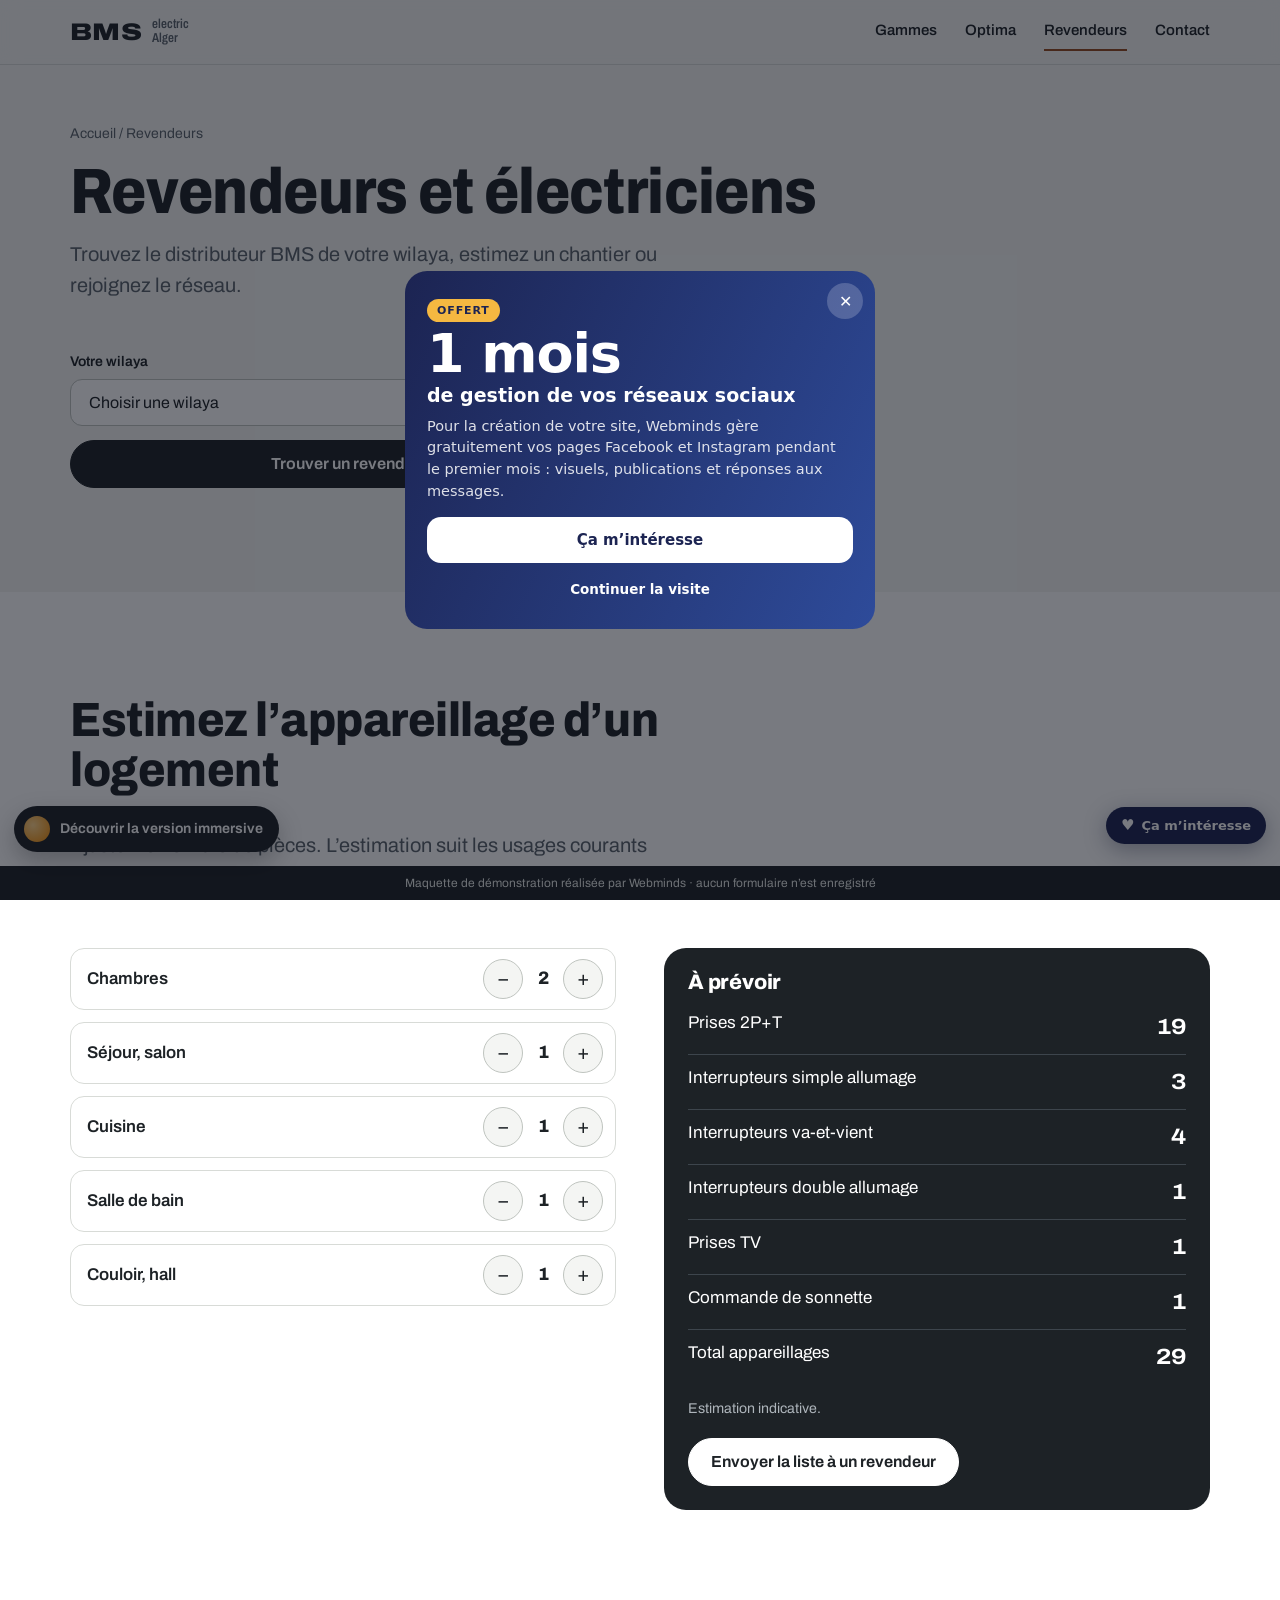
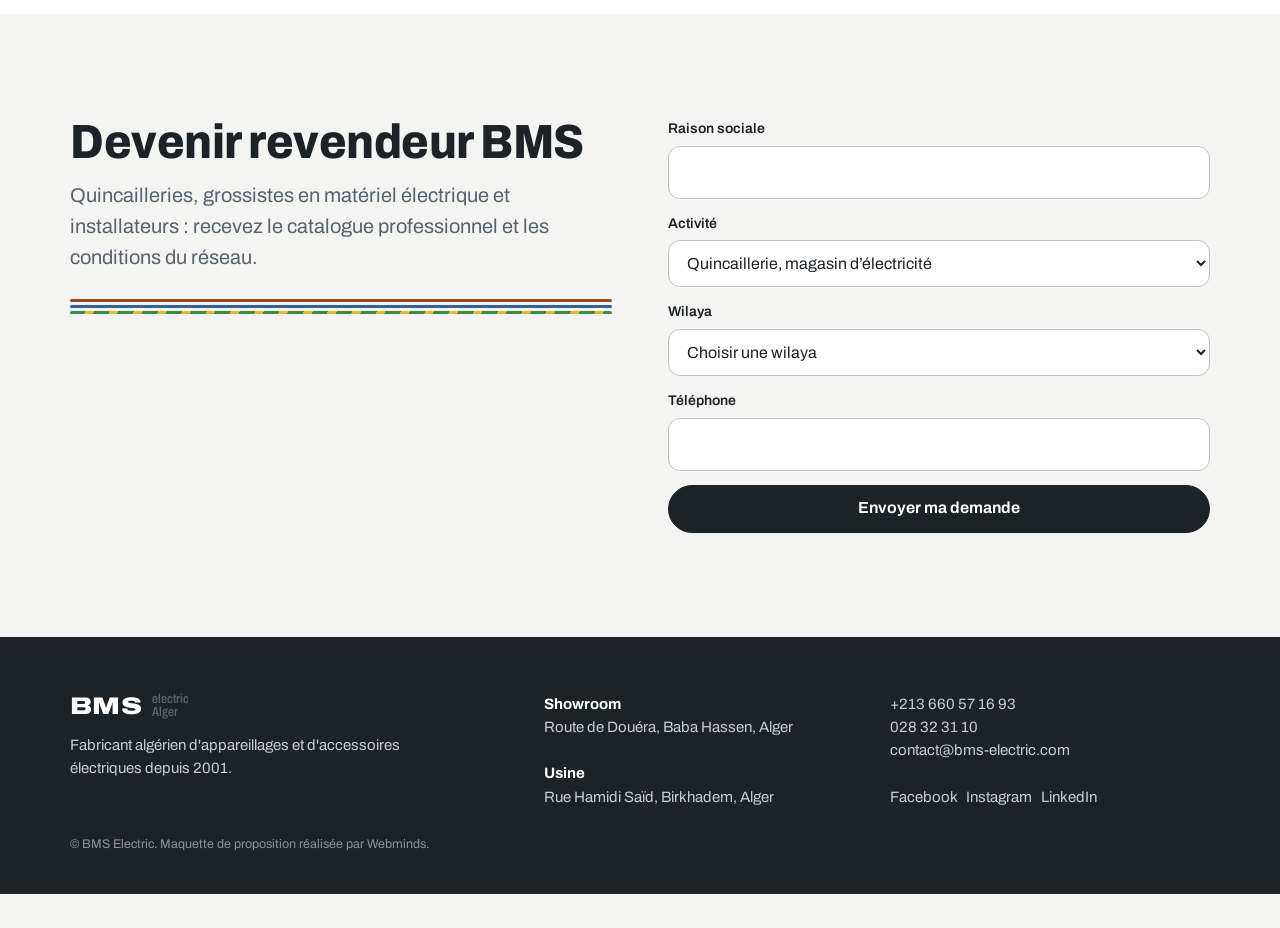
<file: revendeurs.html>
<!doctype html>
<html lang="fr">
<head>
<meta charset="utf-8">
<meta name="viewport" content="width=device-width, initial-scale=1, viewport-fit=cover">
<meta name="robots" content="noindex, nofollow">
<title>Revendeurs et électriciens | BMS Electric</title>
<link rel="preload" href="assets/fonts/archivo-wdth.woff2" as="font" type="font/woff2" crossorigin>
<link rel="stylesheet" href="assets/css/main.css">
<link rel="icon" href="data:image/svg+xml,<svg xmlns='http://www.w3.org/2000/svg' viewBox='0 0 100 100'><rect x='10' y='10' width='80' height='80' rx='18' fill='%231D2226'/><rect x='34' y='30' width='32' height='40' rx='5' fill='%23fff'/></svg>">
</head>
<body data-page="revendeurs">
<main>

<section class="page-head"><div class="wrap">
<p class="crumb"><a href="index.html">Accueil</a> / Revendeurs</p>
<h1 style="font-size:clamp(36px,8vw,64px)">Revendeurs et électriciens</h1>
<p class="lead">Trouvez le distributeur BMS de votre wilaya, estimez un chantier ou rejoignez le réseau.</p>
</div></section>
<section style="padding-top:0"><div class="wrap">
<form class="fake" style="max-width:560px">
  <div class="field"><label for="w1">Votre wilaya</label><select id="w1" data-wilayas required></select></div>
  <button class="btn" type="submit">Trouver un revendeur</button>
  <p class="ok" tabindex="-1">Merci. Un commercial BMS vous communique les coordonnées du distributeur le plus proche.</p>
</form></div></section>
<section id="calcul" style="background:var(--white)"><div class="wrap">
<div class="sec-head"><h2>Estimez l’appareillage d’un logement</h2><p class="lead">Ajustez le nombre de pièces. L’estimation suit les usages courants d’équipement ; votre électricien la confirme.</p></div>
<div class="calc" data-calc>
  <div class="steppers">
    <div class="stepper" data-room="chambre"><b>Chambres</b><div class="ctl"><button data-d="-1" aria-label="Retirer une chambre">−</button><output></output><button data-d="1" aria-label="Ajouter une chambre">+</button></div></div>
    <div class="stepper" data-room="sejour"><b>Séjour, salon</b><div class="ctl"><button data-d="-1" aria-label="Retirer un séjour">−</button><output></output><button data-d="1" aria-label="Ajouter un séjour">+</button></div></div>
    <div class="stepper" data-room="cuisine"><b>Cuisine</b><div class="ctl"><button data-d="-1" aria-label="Retirer une cuisine">−</button><output></output><button data-d="1" aria-label="Ajouter une cuisine">+</button></div></div>
    <div class="stepper" data-room="sdb"><b>Salle de bain</b><div class="ctl"><button data-d="-1" aria-label="Retirer une salle de bain">−</button><output></output><button data-d="1" aria-label="Ajouter une salle de bain">+</button></div></div>
    <div class="stepper" data-room="couloir"><b>Couloir, hall</b><div class="ctl"><button data-d="-1" aria-label="Retirer un couloir">−</button><output></output><button data-d="1" aria-label="Ajouter un couloir">+</button></div></div>
  </div>
  <div class="resultat" aria-live="polite"><h3>À prévoir</h3><ul></ul><small>Estimation indicative.</small>
  <a class="btn" style="margin-top:18px;background:#fff;color:var(--ink);border-color:#fff" href="#rejoindre">Envoyer la liste à un revendeur</a></div>
</div></div></section>
<section id="rejoindre"><div class="wrap contact-grid">
<div><h2>Devenir revendeur BMS</h2><p class="lead" style="margin:12px 0 26px">Quincailleries, grossistes en matériel électrique et installateurs : recevez le catalogue professionnel et les conditions du réseau.</p><div class="fil" aria-hidden="true"><i></i><i></i><i></i></div></div>
<form class="fake">
  <div class="field"><label for="r1">Raison sociale</label><input id="r1" required></div>
  <div class="field"><label for="r2">Activité</label><select id="r2"><option>Quincaillerie, magasin d’électricité</option><option>Grossiste</option><option>Installateur électricien</option><option>Entreprise de construction</option></select></div>
  <div class="field"><label for="r3">Wilaya</label><select id="r3" data-wilayas></select></div>
  <div class="field"><label for="r4">Téléphone</label><input id="r4" type="tel" inputmode="tel" required></div>
  <button class="btn" type="submit">Envoyer ma demande</button>
  <p class="ok" tabindex="-1">Demande envoyée. Le service commercial BMS vous rappelle.</p>
</form></div></section>
</main>
<script src="assets/js/plates.js"></script>
<script src="assets/js/main.js"></script><script data-wml>(function(){if(window.__wmL)return;window.__wmL=1;
var C={"p": "BMS Electric", "mail": null, "wa": "213797372452", "v": [["/", "Version corporate", "Claire et rassurante"], ["/courant/", "Version « Courant »", ""]]};
function ready(f){document.readyState==='loading'?document.addEventListener('DOMContentLoaded',f):f()}
ready(function(){
var css='.wmL-b{position:fixed;right:14px;bottom:calc(56px + env(safe-area-inset-bottom));z-index:2147483000;border:0;border-radius:999px;background:#1C2452;color:#fff;font:700 13px/1 system-ui,-apple-system,Segoe UI,Roboto,sans-serif;padding:11px 15px;box-shadow:0 6px 22px rgba(20,30,60,.35);cursor:pointer;display:flex;align-items:center;gap:7px}'
+'@media(max-width:520px){.wmL-b{bottom:calc(112px + env(safe-area-inset-bottom));font-size:12.5px;padding:10px 13px}}'
+'.wmL-m{position:fixed;inset:0;z-index:2147483001;background:rgba(10,14,25,.55);display:none;align-items:flex-end;justify-content:center;font-family:system-ui,-apple-system,Segoe UI,Roboto,sans-serif}.wmL-m.on{display:flex}@media(min-width:700px){.wmL-m{align-items:center;padding:20px}}'
+'.wmL-x{box-sizing:border-box;position:relative;background:#fff;color:#1C2452;width:100%;max-width:470px;max-height:92vh;overflow:auto;border-radius:22px 22px 0 0;padding:24px 22px calc(22px + env(safe-area-inset-bottom));text-align:left}@media(min-width:700px){.wmL-x{border-radius:22px}}'
+'.wmL-x *{box-sizing:border-box}.wmL-c{position:absolute;top:12px;right:12px;width:36px;height:36px;border:0;border-radius:50%;background:#F0F2F1;font-size:16px;cursor:pointer;color:#1C2452}'
+'.wmL-x h3{font:800 26px/1.1 system-ui,-apple-system,sans-serif;margin:4px 40px 10px 0;color:inherit}.wmL-x p{margin:0 0 14px;line-height:1.5;font-size:14.5px;opacity:.85}'
+'.wmL-o{background:linear-gradient(115deg,#1C2452,#2E4B9A);color:#fff}.wmL-o .wmL-c{background:rgba(255,255,255,.2);color:#fff}.wmL-big{font:900 54px/.95 system-ui,-apple-system,sans-serif;letter-spacing:-.02em;margin:6px 0 2px}.wmL-big small{display:block;font-size:19px;font-weight:700;letter-spacing:0;margin-top:6px}'
+'.wmL-tag{display:inline-block;background:#F5B841;color:#1C2452;font:800 11px system-ui,sans-serif;letter-spacing:.08em;border-radius:999px;padding:5px 10px}'
+'.wmL-btn{display:flex;align-items:center;justify-content:center;width:100%;border:0;border-radius:14px;padding:14px;font:800 15px system-ui,-apple-system,sans-serif;cursor:pointer;margin-top:8px}.wmL-w{background:#fff;color:#1C2452}.wmL-g{background:#1FAF55;color:#fff}.wmL-n{background:#1C2452;color:#fff}.wmL-l{background:transparent;color:inherit;font-weight:600;font-size:13.5px;padding:10px}'
+'.wmL-s{font:700 11.5px system-ui,sans-serif;text-transform:uppercase;letter-spacing:.06em;opacity:.6;margin:12px 0 8px}.wmL-ch{display:grid;gap:8px}.wmL-ch label{display:flex;align-items:center;gap:10px;border:1.5px solid #E2E6E3;border-radius:12px;padding:11px 12px;cursor:pointer;font-size:14px;font-weight:600}.wmL-ch label small{display:block;font-weight:500;opacity:.65;font-size:12px}.wmL-ch input{width:18px;height:18px;flex:none;accent-color:#1FAF55}'
+'.wmL-f{display:grid;gap:8px;margin:12px 0 6px}.wmL-f input{border:1.5px solid #E2E6E3;border-radius:12px;padding:12px;font:500 16px system-ui,sans-serif;color:#1C2452;background:#fff;-webkit-user-select:text!important;user-select:text!important;width:100%}'
+'.wmL-ok{text-align:center}.wmL-ok i{display:grid;place-items:center;width:64px;height:64px;margin:6px auto 12px;border-radius:50%;background:#E8F7EE;color:#1FAF55;font-style:normal;font-size:30px}';
var st=document.createElement('style');st.textContent=css;document.head.appendChild(st);
function ss(k,v){try{if(v===undefined)return sessionStorage.getItem(k);sessionStorage.setItem(k,v)}catch(e){}}
var p=location.pathname,cur=0;C.v.forEach(function(v,i){if(v[0]!=='/'&&p.indexOf(v[0])===0)cur=i});
var off=document.createElement('div');off.className='wmL-m';off.innerHTML='<div class="wmL-x wmL-o" role="dialog" aria-modal="true"><button class="wmL-c" type="button" aria-label="Fermer">✕</button><span class="wmL-tag">OFFERT</span><div class="wmL-big">1 mois<small>de gestion de vos réseaux sociaux</small></div><p style="margin-top:12px">Pour la création de votre site, Webminds gère gratuitement vos pages Facebook et Instagram pendant le premier mois : visuels, publications et réponses aux messages.</p><button class="wmL-btn wmL-w" type="button" data-i>Ça m’intéresse</button><button class="wmL-btn wmL-l" type="button" data-c>Continuer la visite</button></div>';
var ch='';C.v.forEach(function(v,i){ch+='<label><input type="radio" name="wmLv" value="'+v[1]+'"'+(i===cur?' checked':'')+'><span>'+v[1]+(v[2]?'<small>'+v[2]+'</small>':'')+'</span></label>'});
var it=document.createElement('div');it.className='wmL-m';it.innerHTML='<div class="wmL-x" role="dialog" aria-modal="true"><button class="wmL-c" type="button" aria-label="Fermer">✕</button><div data-s1><h3>Cette maquette vous plaît ?</h3><p>Choisissez la version qui vous intéresse : Webminds vous recontacte pour vous la présenter.</p>'+(C.v.length>1?'<div class="wmL-s">La version préférée</div><div class="wmL-ch">'+ch+'</div>':'')+'<div class="wmL-s">En plus</div><div class="wmL-ch"><label><input type="checkbox" value="Gestion des réseaux sociaux (1 mois offert)"><span>Réseaux sociaux<small>1 mois de gestion offert avec le site</small></span></label></div><div class="wmL-f"><input name="n" placeholder="Votre nom" autocomplete="name"><input name="t" type="tel" inputmode="tel" placeholder="Votre téléphone (facultatif)" autocomplete="tel"></div><button class="wmL-btn wmL-g" type="button" data-w>Envoyer sur WhatsApp</button>'+(C.mail?'<button class="wmL-btn wmL-l" type="button" data-e>Envoyer par e-mail</button>':'')+'</div><div class="wmL-ok" data-s2 hidden><i>✓</i><h3 style="margin:0 0 8px">Merci !</h3><p>Votre choix a bien été transmis à Webminds. Nous vous recontactons très vite.</p><button class="wmL-btn wmL-n" type="button" data-c>Continuer la visite</button></div></div>';
document.body.appendChild(off);document.body.appendChild(it);
var b=document.createElement('button');b.type='button';b.className='wmL-b';b.innerHTML='<b style="font-size:15px">♥</b>Ça m’intéresse';document.body.appendChild(b);
function op(m){off.classList.remove('on');it.classList.remove('on');m.classList.add('on')}
[off,it].forEach(function(m){m.addEventListener('click',function(e){if(e.target===m||e.target.closest('.wmL-c')||e.target.closest('[data-c]'))m.classList.remove('on')})});
b.onclick=function(){op(it)};off.querySelector('[data-i]').onclick=function(){op(it)};
function msg(){var v=(it.querySelector('input[name=wmLv]:checked')||{}).value||C.v[cur][1],x=[].map.call(it.querySelectorAll('input[type=checkbox]:checked'),function(c){return c.value}),n=it.querySelector('[name=n]').value.trim(),t=it.querySelector('[name=t]').value.trim();
 return{v:v,x:x,n:n,t:t,txt:'Bonjour Webminds, la maquette '+C.p+' m’intéresse.\nVersion préférée : '+v+(x.length?'\nEn plus : '+x.join(', '):'')+(n?'\nNom : '+n:'')+(t?'\nTéléphone : '+t:'')+'\nLien : '+location.origin+C.v[cur][0]}}
function mail(m){if(!C.mail)return;try{fetch('https://formsubmit.co/ajax/'+C.mail,{method:'POST',keepalive:true,headers:{'Content-Type':'application/json','Accept':'application/json'},body:JSON.stringify({_subject:'Maquette '+C.p+' : intéressé ('+m.v+')',Prospect:C.p,Version:m.v,Options:m.x.join(', ')||'-',Nom:m.n||'-',Telephone:m.t||'-',Lien:location.origin+C.v[cur][0],_template:'table',_captcha:'false'})}).catch(function(){})}catch(e){}}
function done(){it.querySelector('[data-s1]').hidden=true;it.querySelector('[data-s2]').hidden=false;ss('wmL-sent','1')}
it.querySelector('[data-w]').onclick=function(){var m=msg();mail(m);done();location.href='https://wa.me/'+C.wa+'?text='+encodeURIComponent(m.txt)};
var e=it.querySelector('[data-e]');if(e)e.onclick=function(){mail(msg());done()};
var sh=ss('wmL-off');addEventListener('scroll',function(){var r=(scrollY+innerHeight)/document.documentElement.scrollHeight;
 if(!sh&&scrollY>500&&r>.3){sh=1;ss('wmL-off','1');op(off)}
 if(!ss('wmL-it')&&!ss('wmL-sent')&&sh&&r>.92&&!off.classList.contains('on')){ss('wmL-it','1');op(it)}},{passive:true});
});})();
</script></body>
</html>
</file>
<file: assets/css/main.css>
@font-face{font-family:'Archivo';src:url(../fonts/archivo-wdth.woff2) format('woff2-variations');font-weight:100 900;font-stretch:62% 125%;font-display:swap}

:root{
  --paper:#F4F5F3;--white:#FFFFFF;--ink:#1D2226;--muted:#59626A;--line:#D8DBD7;
  --phase:#94491F;--neutre:#2B62A6;--terre-g:#3B8A3E;--terre-j:#E0BC22;
  --demo-h:34px;
  --wrap:1180px;
}
*{box-sizing:border-box}
html{-webkit-text-size-adjust:100%;scroll-behavior:smooth}
@media (prefers-reduced-motion:reduce){html{scroll-behavior:auto}*{animation:none!important;transition:none!important}}
body{margin:0;background:var(--paper);color:var(--ink);font-family:'Archivo',system-ui,sans-serif;font-size:17px;line-height:1.55;padding-bottom:var(--demo-h)}
img,svg{max-width:100%;display:block}
a{color:inherit}
:focus-visible{outline:2px solid var(--neutre);outline-offset:3px}
.wrap{max-width:var(--wrap);margin:0 auto;padding:0 20px}

/* Fil trois conducteurs : la signature graphique */
.fil{display:flex;flex-direction:column;gap:3px;width:100%}
.fil i{display:block;height:3px;border-radius:2px}
.fil i:nth-child(1){background:var(--phase)}
.fil i:nth-child(2){background:var(--neutre)}
.fil i:nth-child(3){background:repeating-linear-gradient(115deg,var(--terre-g) 0 14px,var(--terre-j) 14px 22px)}

/* En-tête */
.top{position:sticky;top:0;z-index:40;background:rgba(244,245,243,.92);backdrop-filter:saturate(1.4) blur(10px);-webkit-backdrop-filter:saturate(1.4) blur(10px);border-bottom:1px solid var(--line)}
.top .wrap{display:flex;align-items:center;justify-content:space-between;height:64px}
.logo{display:flex;align-items:center;gap:10px;text-decoration:none}
.logo b{font-stretch:125%;font-weight:850;font-size:24px;letter-spacing:.02em;line-height:1}
.logo span{font-stretch:75%;font-weight:600;font-size:13px;color:var(--muted);line-height:1.05}
.nav{display:none;gap:28px}
.nav a{text-decoration:none;font-weight:550;font-size:15px;padding:6px 0;border-bottom:2px solid transparent}
.nav a:hover,.nav a[aria-current]{border-color:var(--phase)}
.burger{width:44px;height:44px;border:1px solid var(--line);background:var(--white);border-radius:10px;display:grid;place-items:center;cursor:pointer}
.burger span{display:block;width:18px;height:2px;background:var(--ink);box-shadow:0 6px 0 var(--ink),0 -6px 0 var(--ink)}
.menu-mobile{display:none;border-top:1px solid var(--line);background:var(--paper)}
.menu-mobile.open{display:block}
.menu-mobile a{display:block;padding:15px 20px;text-decoration:none;font-weight:600;border-bottom:1px solid var(--line)}
@media (min-width:900px){.nav{display:flex}.burger{display:none}.menu-mobile{display:none!important}}

/* Boutons */
.btn{display:inline-flex;align-items:center;justify-content:center;min-height:48px;padding:0 22px;border-radius:999px;font:inherit;font-weight:650;font-size:16px;text-decoration:none;cursor:pointer;border:1.5px solid var(--ink);background:var(--ink);color:var(--white)}
.btn:hover{background:var(--phase);border-color:var(--phase)}
.btn.ghost{background:transparent;color:var(--ink)}
.btn.ghost:hover{background:var(--white)}

/* Titres */
h1,h2,h3{margin:0;font-weight:800;line-height:1.04;letter-spacing:-.01em}
h1{font-size:clamp(38px,9.6vw,76px);font-stretch:88%}
h2{font-size:clamp(30px,6.6vw,48px);font-stretch:92%}
h3{font-size:21px;font-stretch:100%}
.lead{font-size:clamp(17px,2.1vw,20px);color:var(--muted);max-width:56ch}
section{padding:72px 0}
@media (min-width:900px){section{padding:104px 0}}
.sec-head{display:grid;gap:14px;margin-bottom:36px;max-width:760px}

/* Hero */
.hero{padding:36px 0 0;position:relative;overflow:hidden}
.hero-grid{display:grid;gap:30px;align-items:center}
.hero h1{max-width:13ch}
.hero .lead{margin:18px 0 26px}
.hero-actions{display:flex;flex-wrap:wrap;gap:12px}
.hero-stage{position:relative;display:grid;place-items:center;padding:20px 0 0}
.hero-stage .glow{position:absolute;inset:-10% -30% auto;height:120%;background:radial-gradient(closest-side,rgba(242,170,70,.42),rgba(242,170,70,0));opacity:0;transition:opacity .5s}
.hero-stage.on .glow{opacity:1}
.hero-plate{width:min(76vw,330px);position:relative;cursor:pointer;filter:drop-shadow(0 26px 30px rgba(29,34,38,.18)) drop-shadow(0 3px 4px rgba(29,34,38,.12));border:0;background:none;padding:0}
.hero-plate:active{transform:scale(.985)}
.hero-hint{font-size:14px;color:var(--muted);margin-top:14px}
.hero-wires{width:100%;margin-top:34px}
@media (min-width:900px){
  .hero{padding-top:70px}
  .hero-grid{grid-template-columns:1.15fr .85fr}
  .hero-plate{width:360px}
}

/* Familles de produits : lignes, pas de cartes */
.familles{border-top:1px solid var(--line)}
.famille{display:grid;gap:10px;padding:26px 0;border-bottom:1px solid var(--line);text-decoration:none;align-items:center}
.famille p{margin:0;color:var(--muted);max-width:60ch}
.famille .go{font-weight:650;color:var(--phase)}
.famille .ill{width:86px}
@media (min-width:900px){.famille{grid-template-columns:110px 1fr 1.4fr auto;gap:28px;padding:30px 0}.famille:hover h3{color:var(--phase)}}

/* Nuancier des gammes */
.nuancier{scroll-padding-inline:20px;display:grid;grid-auto-flow:column;grid-auto-columns:minmax(170px,1fr);gap:16px;overflow-x:auto;scroll-snap-type:x mandatory;padding:6px 20px 18px;margin:0 -20px}
.nuancier a{scroll-snap-align:start;text-decoration:none;display:grid;gap:12px;padding:18px;border-radius:18px;background:var(--white);border:1px solid var(--line)}
.nuancier a:hover{border-color:var(--ink)}
.nuancier .plate{filter:drop-shadow(0 8px 10px rgba(0,0,0,.10))}
.nuancier b{font-size:17px}
.nuancier small{color:var(--muted);font-size:13px;display:block}
.illus-note{font-size:13px;color:var(--muted);margin-top:6px}

/* Plaque signalétique (chiffres) */
.signaletique{background:var(--ink);color:#EEF0EE}
.signaletique .lead{color:#AEB5BB}
.nameplate{border:1.5px solid #6F777E;border-radius:10px;display:grid;grid-template-columns:1fr 1fr;margin-top:34px}
.nameplate div{padding:20px 18px;border-right:1px solid #4A5157;border-bottom:1px solid #4A5157}
.nameplate div:nth-child(2n){border-right:0}
.nameplate strong{display:block;font-stretch:115%;font-size:clamp(28px,7vw,44px);font-weight:800;line-height:1}
.nameplate span{display:block;margin-top:8px;color:#AEB5BB;font-size:14px}
@media (min-width:900px){.nameplate{grid-template-columns:repeat(4,1fr)}.nameplate div{border-bottom:0}.nameplate div:nth-child(2n){border-right:1px solid #4A5157}.nameplate div:last-child{border-right:0}}
.certifs{display:flex;flex-wrap:wrap;gap:10px;margin-top:22px}
.certifs span{border:1px solid #6F777E;border-radius:999px;padding:7px 14px;font-size:14px;font-weight:600}

/* Pastille chiffres à valider */
.avalider{display:inline-flex;align-items:center;gap:8px;background:#FFF0DC;color:#8A4A00;border:1px solid #F2B766;border-radius:999px;padding:5px 12px;font-size:13px;font-weight:600}
.avalider::before{content:"";width:8px;height:8px;border-radius:50%;background:#F08A00}
.signaletique .avalider{margin-top:16px}

/* Applications */
.apps{display:grid;gap:18px}
.app{border-top:3px solid var(--ink);padding-top:16px}
.app p{color:var(--muted);margin:8px 0 0}
.app .tags{font-size:14px;color:var(--phase);font-weight:600;margin-top:10px}
@media (min-width:900px){.apps{grid-template-columns:repeat(3,1fr);gap:34px}}

/* Partenaires */
.partners{display:flex;flex-wrap:wrap;gap:8px 26px;font-stretch:112%;font-weight:700;font-size:clamp(17px,2.4vw,22px);color:#3B434A}
.partners span{white-space:nowrap}

/* Bandeau calculateur */
.calc-teaser{background:var(--white);border:1px solid var(--line);border-radius:22px;padding:28px;display:grid;gap:18px}
@media (min-width:900px){.calc-teaser{grid-template-columns:1.4fr auto;align-items:center;padding:40px}}

/* Contact */
.contact-grid{display:grid;gap:28px}
.coord dt{font-size:14px;color:var(--muted);margin-top:16px}
.coord dd{margin:2px 0 0;font-weight:600}
.coord dd a{text-decoration:none}
@media (min-width:900px){.contact-grid{grid-template-columns:1fr 1fr;gap:56px}}
.map{border:0;width:100%;height:340px;border-radius:18px;filter:grayscale(.35)}

/* Formulaires */
form.fake{display:grid;gap:14px}
.field{display:grid;gap:6px}
.field label{font-size:14px;font-weight:600}
.field input,.field select,.field textarea{font:inherit;font-size:16px;padding:13px 14px;border:1px solid #BFC4BF;border-radius:12px;background:var(--white);color:var(--ink);width:100%}
.field textarea{min-height:110px;resize:vertical}
.ok{display:none;background:#E7F3E7;border:1px solid #9BC89C;color:#1F5E22;padding:14px 16px;border-radius:12px;font-weight:600}
.ok.show{display:block}

/* Pied */
footer{background:var(--ink);color:#C9CED2;padding:56px 0 40px;font-size:15px}
footer .wrap{display:grid;gap:26px}
footer a{text-decoration:none}
footer .logo b{color:#fff}
footer small{color:#8C949B}
@media (min-width:900px){footer .wrap{grid-template-columns:1.4fr 1fr 1fr}}

/* Bandeau démo + pastille */
.demo{position:fixed;left:0;right:0;bottom:0;height:var(--demo-h);z-index:90;background:#1D2226;color:#E8EBE8;font-size:12px;display:flex;align-items:center;justify-content:center;text-align:center;padding:0 10px;line-height:1.2}
.switcher{position:fixed;left:14px;bottom:calc(var(--demo-h) + 14px);z-index:95;display:flex;align-items:center;gap:10px;padding:10px 16px 10px 10px;border-radius:999px;background:#1D2226;color:#fff;text-decoration:none;font-weight:650;font-size:14px;box-shadow:0 10px 24px rgba(0,0,0,.25)}
.switcher .dot{width:26px;height:26px;border-radius:50%;background:radial-gradient(circle at 35% 35%,#FFD48A,#F08A00);box-shadow:0 0 0 0 rgba(240,138,0,.6);animation:pulse 2.2s infinite}
@keyframes pulse{0%{box-shadow:0 0 0 0 rgba(240,138,0,.55)}70%{box-shadow:0 0 0 14px rgba(240,138,0,0)}100%{box-shadow:0 0 0 0 rgba(240,138,0,0)}}

/* Pages intérieures */
.page-head{padding:44px 0 30px}
.page-head .lead{margin-top:14px}
.crumb{font-size:14px;color:var(--muted);margin-bottom:14px}
.crumb a{text-decoration:none}

/* Gammes page */
.gamme-row{display:grid;gap:22px;padding:34px 0;border-top:1px solid var(--line);align-items:center}
.gamme-row .ill{max-width:320px}
.gamme-row ul{margin:12px 0 0;padding-left:18px;color:var(--muted)}
@media (min-width:900px){.gamme-row{grid-template-columns:320px 1fr;gap:60px}}

/* Fiche produit */
.fiche{display:grid;gap:30px}
.configur{background:var(--white);border:1px solid var(--line);border-radius:22px;padding:22px;display:grid;gap:18px;place-items:center}
.configur .plate{width:min(100%,420px);filter:drop-shadow(0 18px 22px rgba(0,0,0,.14))}
.choix{display:flex;flex-wrap:wrap;gap:8px}
.choix button{font:inherit;font-size:14px;font-weight:600;min-height:40px;padding:0 14px;border-radius:999px;border:1px solid #BFC4BF;background:var(--white);cursor:pointer;color:var(--ink)}
.choix button[aria-pressed="true"]{background:var(--ink);color:#fff;border-color:var(--ink)}
.refs{width:100%;border-collapse:collapse;font-size:15px}
.refs th,.refs td{text-align:left;padding:12px 8px;border-bottom:1px solid var(--line)}
.refs th{font-size:13px;color:var(--muted);font-weight:600}
.refs td:first-child{font-weight:750;white-space:nowrap}
.tbl-wrap{overflow-x:auto}
@media (min-width:900px){.fiche{grid-template-columns:1fr 1fr;gap:56px;align-items:start}.configur{position:sticky;top:90px}}

/* Calculateur */
.calc{display:grid;gap:26px}
.steppers{display:grid;gap:12px}
.stepper{display:flex;align-items:center;justify-content:space-between;gap:12px;background:var(--white);border:1px solid var(--line);border-radius:14px;padding:10px 12px 10px 16px}
.stepper b{font-weight:600}
.stepper .ctl{display:flex;align-items:center;gap:6px}
.stepper button{width:40px;height:40px;border-radius:50%;border:1px solid #BFC4BF;background:var(--paper);font:inherit;font-size:20px;cursor:pointer;color:var(--ink)}
.stepper output{min-width:28px;text-align:center;font-weight:800;font-size:18px}
.resultat{background:var(--ink);color:#fff;border-radius:22px;padding:24px}
.resultat ul{list-style:none;padding:0;margin:16px 0 0;display:grid;gap:10px}
.resultat li{display:flex;justify-content:space-between;gap:16px;border-bottom:1px solid #3D454C;padding-bottom:10px}
.resultat li strong{font-size:22px;font-stretch:115%}
.resultat small{display:block;color:#AEB5BB;margin-top:14px}
@media (min-width:900px){.calc{grid-template-columns:1fr 1fr;gap:48px;align-items:start}}
</file>
<file: assets/css/courant.css>
@font-face{font-family:'Archivo';src:url(../fonts/archivo-wdth.woff2) format('woff2-variations');font-weight:100 900;font-stretch:62% 125%;font-display:swap}
:root{
  --nuit:#0A0E12;--mur:#1A1F25;--lumiere:#FFC872;--chaud:#FFE3B0;--texte:#ECEDEA;--doux:#9AA3AB;
  --phase:#A65A2E;--neutre:#3471BD;--terre-g:#3E9442;--terre-j:#E8C42A;
  --demo-h:34px;
}
*{box-sizing:border-box}
html{-webkit-text-size-adjust:100%}
body{margin:0;background:var(--nuit);color:var(--texte);font-family:'Archivo',system-ui,sans-serif;font-size:17px;line-height:1.55;padding-bottom:var(--demo-h);overflow-x:hidden}
a{color:inherit}
button{font:inherit;color:inherit}
:focus-visible{outline:2px solid var(--lumiere);outline-offset:3px}
@media (prefers-reduced-motion:reduce){*{animation:none!important;transition:none!important}}
.wrap{max-width:1180px;margin:0 auto;padding:0 22px 0 44px}
@media (min-width:900px){.wrap{padding:0 40px 0 90px}}

/* Barre */
.bar{position:fixed;top:0;left:0;right:0;z-index:50;display:flex;justify-content:space-between;align-items:center;padding:14px 16px;pointer-events:none}
.bar>*{pointer-events:auto}
.brand{text-decoration:none;font-weight:850;font-stretch:125%;font-size:20px;letter-spacing:.02em;opacity:.35;transition:opacity .6s}
body.on .brand{opacity:1}
.son{display:flex;align-items:center;gap:8px;border:1px solid rgba(255,255,255,.22);background:rgba(10,14,18,.6);backdrop-filter:blur(8px);-webkit-backdrop-filter:blur(8px);border-radius:999px;padding:8px 14px;font-size:13px;font-weight:600;cursor:pointer}
.son i{width:8px;height:8px;border-radius:50%;background:#5C646B}
.son[aria-pressed="true"] i{background:var(--lumiere);box-shadow:0 0 10px var(--lumiere)}

/* Le fil qui suit le défilement */
.cable{position:fixed;left:14px;top:0;bottom:var(--demo-h);width:16px;z-index:30;pointer-events:none}
@media (min-width:900px){.cable{left:40px}}
.cable svg{width:100%;height:100%;overflow:visible}
.cable .gaine{stroke:#262C32}
.cable .flow{transition:stroke-dashoffset .12s linear}
.cable .electron{fill:var(--lumiere);filter:drop-shadow(0 0 6px var(--lumiere)) drop-shadow(0 0 14px var(--lumiere));opacity:0;transition:opacity .4s}
body.on .cable .electron{opacity:1}

/* Scène 1 */
.scene{min-height:100vh;min-height:100svh;position:relative;display:grid;justify-items:center;align-content:start;text-align:center;padding:178px 22px 90px;overflow:hidden;isolation:isolate}
.scene .halo{position:absolute;inset:0;z-index:-1;background:
  radial-gradient(60% 50% at 50% 8%,rgba(255,200,114,.55),rgba(255,200,114,0) 70%),
  radial-gradient(90% 70% at 50% 55%,#3A3128,#1A1F25 70%);opacity:0;transition:opacity 1.1s ease}
body.on .scene .halo{opacity:1}
.lampe{position:absolute;top:0;left:50%;transform:translateX(-50%);width:120px;z-index:-1}
.lampe .fil-l{stroke:#3A4047}
.lampe .bulbe{fill:#2A2F35;transition:fill .3s}
body.on .lampe .bulbe{fill:var(--chaud);filter:drop-shadow(0 0 18px var(--lumiere)) drop-shadow(0 0 40px var(--lumiere))}
body.flicker .lampe .bulbe{fill:var(--chaud)}
body.flicker .scene .halo{opacity:.5}
.scene-inner{display:grid;justify-items:center;gap:20px;max-width:900px}
.big-switch{width:min(58vw,260px);border:0;background:none;padding:0;cursor:pointer;filter:drop-shadow(0 30px 40px rgba(0,0,0,.6));transition:transform .15s}
.big-switch:active{transform:scale(.97)}
.big-switch .plate rect:first-child{transition:fill .6s}
body:not(.on) .big-switch{animation:attente 2.8s ease-in-out infinite}
@keyframes attente{0%,100%{filter:drop-shadow(0 30px 40px rgba(0,0,0,.6)) drop-shadow(0 0 0 rgba(255,200,114,0))}50%{filter:drop-shadow(0 30px 40px rgba(0,0,0,.6)) drop-shadow(0 0 22px rgba(255,200,114,.35))}}
.cue{font-size:15px;color:var(--doux);font-weight:600}
.titre{font-weight:850;font-stretch:118%;font-size:clamp(30px,8.4vw,76px);line-height:1.02;letter-spacing:-.01em;min-height:3.1em;max-width:16ch;margin:0;color:#fff;text-wrap:balance}
.titre .caret{display:inline-block;width:.08em;height:.9em;background:var(--lumiere);vertical-align:-.08em;margin-left:.05em;animation:caret 1s steps(1) infinite}
@keyframes caret{50%{opacity:0}}
.sous{max-width:46ch;color:#D6D2CA;font-size:clamp(16px,2vw,19px);opacity:0;transform:translateY(8px);transition:opacity .7s .2s,transform .7s .2s;margin:0}
.scroll-cue{font-size:13px;margin:0;color:var(--doux);opacity:0;transition:opacity .6s}
body.revealed .sous{opacity:1;transform:none}
body.revealed .scroll-cue{opacity:1}

/* Sections, éteintes tant que le courant ne passe pas */
.zone{padding:90px 0;position:relative;transition:opacity .8s,filter .8s}
body:not(.on) .zone{opacity:.12;filter:grayscale(1)}
.zone h2{font-weight:850;font-stretch:112%;font-size:clamp(30px,7vw,58px);line-height:1.02;margin:0 0 14px;letter-spacing:-.01em;max-width:18ch}
.zone .lead{color:var(--doux);max-width:52ch;font-size:clamp(16px,2vw,19px);margin:0}
.zone .tete{margin-bottom:34px}

/* Composer une plaque */
.composer{display:grid;gap:26px}
.atelier{position:relative;border-radius:26px;background:radial-gradient(70% 70% at 50% 40%,#2E2A25,#171B20);padding:40px 20px;display:grid;place-items:center;min-height:330px;overflow:hidden;cursor:pointer;border:1px solid #2A3036}
.atelier .lueur{position:absolute;inset:0;background:radial-gradient(45% 45% at 50% 40%,rgba(255,200,114,.45),rgba(255,200,114,0));opacity:0;transition:opacity .35s}
.atelier.on .lueur{opacity:1}
.atelier .plate{width:min(100%,380px);position:relative;filter:drop-shadow(0 22px 26px rgba(0,0,0,.55))}
.atelier .etat{position:absolute;bottom:14px;left:0;right:0;text-align:center;font-size:13px;color:var(--doux)}
.reglages{display:grid;gap:18px}
.reglages h3{font-size:14px;font-weight:650;color:var(--doux);margin:0 0 10px}
.chips{display:flex;flex-wrap:wrap;gap:8px}
.chips button{min-height:40px;padding:0 14px;border-radius:999px;border:1px solid #3A424A;background:transparent;font-size:14px;font-weight:600;cursor:pointer}
.chips button[aria-pressed="true"]{background:var(--lumiere);color:#1A1F25;border-color:var(--lumiere)}
.swatches{display:flex;gap:10px;flex-wrap:wrap}
.swatches button{width:38px;height:38px;border-radius:50%;border:2px solid #3A424A;cursor:pointer}
.swatches button[aria-pressed="true"]{border-color:#fff;box-shadow:0 0 0 3px rgba(255,255,255,.18)}
.ref{font-weight:700;font-size:17px}
.avalider{display:inline-flex;align-items:center;gap:8px;background:#3A2A12;color:#FFD08A;border:1px solid #7A5520;border-radius:999px;padding:5px 12px;font-size:13px;font-weight:600}
.avalider::before{content:"";width:8px;height:8px;border-radius:50%;background:#F08A00}
@media (min-width:900px){.composer{grid-template-columns:1.2fr 1fr;gap:48px;align-items:center}.atelier{min-height:440px}}

/* Tableau électrique */
.tableau-wrap{display:grid;gap:28px}
.maison{background:#11161B;border:1px solid #232A31;border-radius:26px;padding:18px}
.maison svg{width:100%;height:auto;display:block}
.maison .piece{transition:fill .35s}
.maison .piece.allume{fill:#4A3B26}
.maison .lamp{transition:fill .25s,filter .25s}
.maison .lamp.allume{fill:var(--chaud);filter:drop-shadow(0 0 6px var(--lumiere))}
.maison .tv{transition:fill .3s}
.maison .tv.allume{fill:#5FA0E6}
.maison .four.allume{fill:#F07A2A}
.maison .voyant{fill:#3A3F44;transition:fill .3s}
.maison .voyant.allume{fill:#62D26F;filter:drop-shadow(0 0 4px #62D26F)}
.maison .souffle{opacity:0;transition:opacity .3s}
.maison .souffle.allume{opacity:1;animation:souffle 1.6s linear infinite}
@keyframes souffle{0%{transform:translateY(0);opacity:1}100%{transform:translateY(8px);opacity:0}}
.coffret{background:linear-gradient(#E9EAE6,#D4D6D1);border-radius:18px;padding:16px 14px 18px;color:#1A1F25;box-shadow:inset 0 2px 0 #fff,0 20px 40px rgba(0,0,0,.45)}
.rail{display:flex;gap:6px;justify-content:center;background:repeating-linear-gradient(90deg,#A8ADB1 0 3px,#BFC3C6 3px 6px);padding:10px 8px;border-radius:6px;overflow-x:auto}
.module{flex:0 0 auto;width:52px;background:#F7F7F4;border-radius:5px;border:1px solid #B9BDB8;padding:8px 6px 6px;display:grid;justify-items:center;gap:6px;box-shadow:0 2px 0 #9DA19C}
.module.diff{width:96px}
.levier{width:30px;height:58px;border-radius:5px;background:#2C3238;position:relative;border:0;cursor:pointer;padding:0}
.levier::after{content:"";position:absolute;left:4px;right:4px;height:24px;border-radius:3px;background:#E9EAE6;top:30px;transition:top .14s cubic-bezier(.5,1.6,.5,1)}
.levier[aria-pressed="true"]::after{top:4px;background:#fff}
.levier[aria-pressed="true"]{background:#2E6B34}
.module small{font-size:10px;font-weight:700;line-height:1.1;text-align:center}
.module .cal{font-size:10px;color:#5A6168}
.test{width:22px;height:22px;border-radius:50%;background:#F2C230;border:1px solid #9E7F12;font-size:10px;font-weight:800;cursor:pointer;padding:0;color:#1A1F25}
.diff .row{display:flex;gap:8px;align-items:center}
.etiquettes{margin-top:12px;font-size:13px;color:#4A5157;text-align:center}
@media (min-width:900px){.tableau-wrap{grid-template-columns:1.1fr 1fr;gap:48px;align-items:center}.module{width:60px}.module.diff{width:110px}}

/* Plaque signalétique en métal */
.metal{border-radius:16px;padding:26px 22px;color:#20262B;background:linear-gradient(115deg,#9DA3A8,#E3E6E8 22%,#B2B7BB 48%,#ECEEEF 70%,#A3A9AE);box-shadow:inset 0 1px 0 rgba(255,255,255,.7),0 26px 50px rgba(0,0,0,.5);position:relative}
.metal::before,.metal::after{content:"";position:absolute;top:12px;width:10px;height:10px;border-radius:50%;background:radial-gradient(circle at 35% 35%,#fff,#7C8389)}
.metal::before{left:12px}.metal::after{right:12px}
.metal .grid{display:grid;grid-template-columns:1fr 1fr;border:1.5px solid #59606A;border-radius:6px}
.metal .grid div{padding:14px 12px;border-right:1px solid #59606A;border-bottom:1px solid #59606A}
.metal .grid div:nth-child(2n){border-right:0}
.metal .grid div:nth-last-child(-n+2){border-bottom:0}
.metal strong{display:block;font-stretch:120%;font-size:clamp(26px,6vw,40px);font-weight:850;line-height:1}
.metal span{display:block;font-size:13px;font-weight:600;margin-top:6px;color:#3A4148}
.metal .bas{display:flex;flex-wrap:wrap;gap:8px 16px;margin-top:16px;font-weight:750;font-size:14px}
.signal-wrap{display:grid;gap:22px}
@media (min-width:900px){.metal .grid{grid-template-columns:repeat(4,1fr)}.metal .grid div{border-bottom:0}.metal .grid div:nth-child(2n){border-right:1px solid #59606A}.metal .grid div:last-child{border-right:0}.metal{padding:36px 40px}}

/* Partenaires défilants */
.defile{overflow:hidden;border-top:1px solid #232A31;border-bottom:1px solid #232A31;padding:20px 0;mask-image:linear-gradient(90deg,transparent,#000 10%,#000 90%,transparent)}
.defile .piste{display:flex;gap:40px;width:max-content;animation:defile 40s linear infinite;font-weight:800;font-stretch:120%;font-size:clamp(20px,3vw,30px);color:#59616A}
@keyframes defile{to{transform:translateX(-50%)}}

/* Usages */
.usages{display:grid;gap:14px;margin-top:40px}
.usage{display:grid;grid-template-columns:auto 1fr;gap:16px;align-items:start;padding:18px 0;border-top:1px solid #232A31}
.usage svg{width:44px;height:44px}
.usage h3{margin:0;font-size:20px;font-stretch:110%}
.usage p{margin:4px 0 0;color:var(--doux)}
@media (min-width:900px){.usages{grid-template-columns:repeat(3,1fr);gap:34px}.usage{grid-template-columns:1fr}}

/* Contact */
.contact{display:grid;gap:30px}
.contact dl{margin:0}
.contact dt{font-size:13px;color:var(--doux);margin-top:14px}
.contact dd{margin:2px 0 0;font-weight:650}
.contact dd a{text-decoration:none}
.contact iframe{width:100%;height:320px;border:0;border-radius:20px;filter:invert(.9) hue-rotate(180deg) saturate(.6)}
.cta{display:inline-flex;align-items:center;justify-content:center;min-height:50px;padding:0 24px;border-radius:999px;background:var(--lumiere);color:#1A1F25;font-weight:750;text-decoration:none;border:0;cursor:pointer}
.cta.ghost{background:transparent;color:var(--texte);border:1px solid #3A424A}
@media (min-width:900px){.contact{grid-template-columns:1fr 1fr;gap:56px}}

/* Fin : éteindre en partant */
.fin{padding:80px 0 120px;text-align:center}
.fin p{color:var(--doux)}
.fin .petit{width:110px;margin:22px auto 0;border:0;background:none;cursor:pointer;padding:0}
footer{border-top:1px solid #232A31;padding:30px 0 40px;color:var(--doux);font-size:14px}

/* Bandeau démo + pastille */
.demo{position:fixed;left:0;right:0;bottom:0;height:var(--demo-h);z-index:90;background:#000;color:#D6D9D6;font-size:12px;display:flex;align-items:center;justify-content:center;text-align:center;padding:0 10px;line-height:1.2}
.switcher{position:fixed;left:14px;bottom:calc(var(--demo-h) + 14px);z-index:95;display:flex;align-items:center;gap:10px;padding:10px 16px 10px 10px;border-radius:999px;background:#F4F5F3;color:#1D2226;text-decoration:none;font-weight:650;font-size:14px;box-shadow:0 10px 24px rgba(0,0,0,.4)}
.switcher .dot{width:26px;height:26px;border-radius:50%;background:radial-gradient(circle at 35% 35%,#FFD48A,#F08A00);animation:pulse 2.2s infinite}
@keyframes pulse{0%{box-shadow:0 0 0 0 rgba(240,138,0,.55)}70%{box-shadow:0 0 0 14px rgba(240,138,0,0)}100%{box-shadow:0 0 0 0 rgba(240,138,0,0)}}

@media (min-width:900px){.scene{padding-top:200px}}
.tableau-wrap>*,.composer>*{min-width:0}
@media (max-width:899px){
  .coffret{padding:12px 10px 14px}
  .rail{gap:4px;padding:8px 6px}
  .module{width:40px;padding:6px 3px 5px}
  .module.diff{width:70px}
  .levier{width:24px;height:50px}
  .levier::after{height:20px;top:26px}
  .module small{font-size:9px}
  .diff .row{gap:5px}
  .test{width:20px;height:20px}
}
.lampe{overflow:visible}
.scene .halo{-webkit-mask-image:linear-gradient(#000 75%,transparent);mask-image:linear-gradient(#000 75%,transparent)}
.bar{padding-left:40px}
@media (min-width:900px){.bar{padding-left:74px;padding-right:24px}.big-switch{width:220px}.titre{font-size:clamp(30px,5.4vw,66px)}}
</file>
